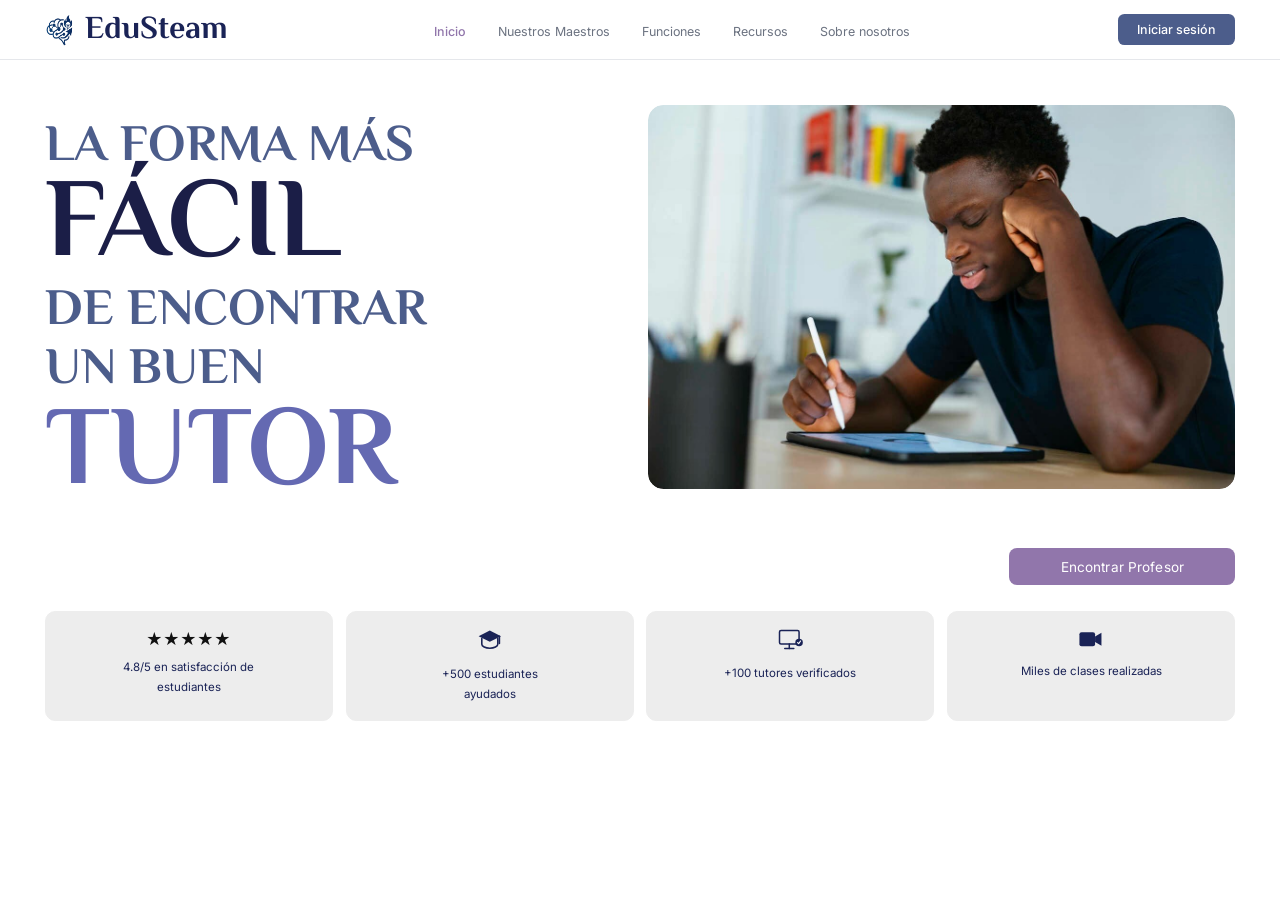
<file: index.html>
<!DOCTYPE html>
<html lang="es">

<head>
  <meta charset="UTF-8"/>
  <meta name="viewport" content="width=device-width, initial-scale=1.0"/>
  <title>EduSteam</title>
  <link href="https://fonts.googleapis.com/css2?family=El+Messiri:wght@400;500;600;700&family=Inter:wght@400;500;600&display=swap" rel="stylesheet">
  <link rel="stylesheet" href="style.css">

</head>

<body>

  <!-- NAVBAR -->
  <nav>
    <a class="logo" href="#">
        <img src="/images/logo.png" alt="Logo EduSteam" class="logo-icon">
        <span class="logo-text">EduSteam</span>
    </a>

    <ul class="nav-links">
      <li><a href="#" class="active">Inicio</a></li>
      <li><a href="#">Nuestros Maestros</a></li>
      <li><a href="funciones.html">Funciones</a></li>
      <li><a href="#">Recursos</a></li>
      <li><a href="sobre_nosotros.html">Sobre nosotros</a></li>
    </ul>

    <button class="btn-login" onclick="window.location.href='iniciar_sesion.html'">Iniciar sesión</button>
  </nav>

  <!-- HERO -->
  <div class="hero-section">
    <div class="hero-text">
      <span class="hero-line1">LA FORMA MÁS</span>
      <span class="hero-line2">FÁCIL</span>
      <span class="hero-line3">DE ENCONTRAR</span>
      <span class="hero-line4">UN BUEN</span>
      <span class="hero-line5">TUTOR</span>
    </div>
    <div class="hero-image-wrap">
      <img
        src="/images/chico_estudiando.jpeg"
        alt="Estudiante con tablet"
        onerror="this.style.background='#c7bfe8';this.removeAttribute('src')"
      />
    </div>
  </div>

  <!-- ENCONTRAR PROFESOR BUTTON -->
  <div class="btn-row">
    <button class="btn-encontrar">Encontrar Profesor</button>
  </div>

  <!-- STATS -->
  <div class="stats-row">
    <!-- Card 1: Stars -->
    <div class="stat-card">
      <span class="stat-stars">★★★★★</span>
      <span class="stat-text">4.8/5 en satisfacción de<br>estudiantes</span>
    </div>
    <!-- Card 2: Graduation icon -->
    <div class="stat-card">
      <span class="stat-icon">
        <svg width="32" height="28" viewBox="0 0 32 28" fill="none" xmlns="http://www.w3.org/2000/svg">
          <path d="M16 2L2 9l14 7 14-7-14-7z" fill="#1a2356"/>
          <path d="M6 12v7c0 2.5 4.5 5 10 5s10-2.5 10-5v-7" stroke="#1a2356" stroke-width="2" fill="none" stroke-linecap="round"/>
          <line x1="28" y1="9" x2="28" y2="18" stroke="#1a2356" stroke-width="2" stroke-linecap="round"/>
        </svg>
      </span>
      <span class="stat-text">+500 estudiantes<br>ayudados</span>
    </div>
    <!-- Card 3: Monitor icon -->
    <div class="stat-card">
      <span class="stat-icon">
        <svg width="34" height="28" viewBox="0 0 34 28" fill="none" xmlns="http://www.w3.org/2000/svg">
          <rect x="2" y="2" width="26" height="18" rx="2" stroke="#1a2356" stroke-width="2"/>
          <line x1="15" y1="20" x2="15" y2="26" stroke="#1a2356" stroke-width="2" stroke-linecap="round"/>
          <line x1="9" y1="26" x2="21" y2="26" stroke="#1a2356" stroke-width="2" stroke-linecap="round"/>
          <circle cx="28" cy="18" r="5" fill="#1a2356"/>
          <path d="M26 18l1.5 1.5L30 16" stroke="white" stroke-width="1.5" stroke-linecap="round" stroke-linejoin="round"/>
        </svg>
      </span>
      <span class="stat-text">+100 tutores verificados</span>
    </div>
    <!-- Card 4: Video icon -->
    <div class="stat-card">
      <span class="stat-icon">
        <svg width="36" height="26" viewBox="0 0 36 26" fill="none" xmlns="http://www.w3.org/2000/svg">
          <rect x="2" y="3" width="22" height="20" rx="3" fill="#1a2356"/>
          <path d="M24 9l9-5v18l-9-5V9z" fill="#1a2356"/>
        </svg>
      </span>
      <span class="stat-text">Miles de clases realizadas</span>
    </div>
  </div>

</body>
</html>
</file>
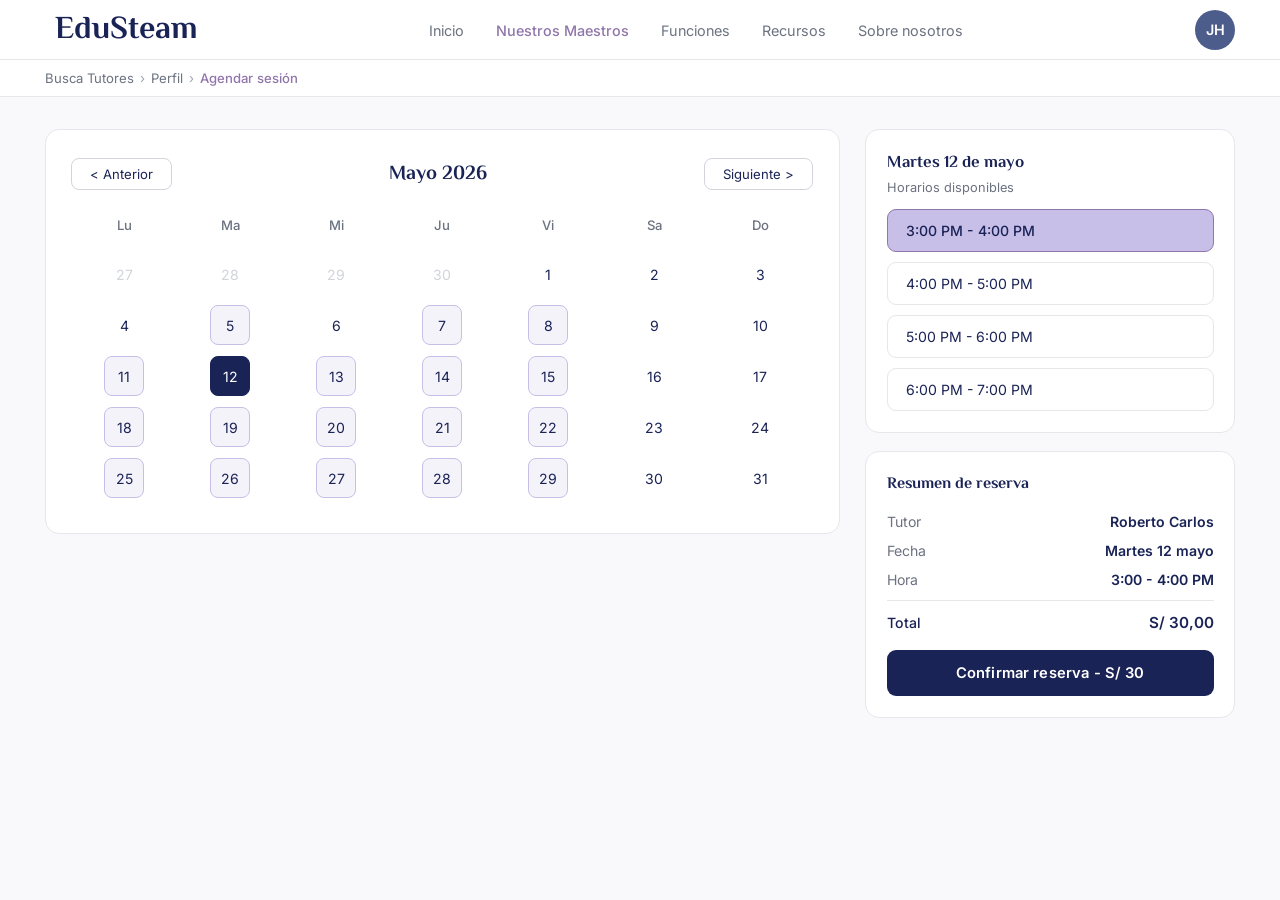
<file: agendar_sesion.html>
<!DOCTYPE html>
<html lang="es">
<head>
  <meta charset="UTF-8" />
  <meta name="viewport" content="width=device-width, initial-scale=1.0" />
  <title>EduSteam – Agendar sesión</title>
  <link rel="preconnect" href="https://fonts.googleapis.com" />
  <link rel="preconnect" href="https://fonts.gstatic.com" crossorigin />
  <link href="https://fonts.googleapis.com/css2?family=El+Messiri:wght@400;700;900&family=Inter:wght@300;400;500;600;700&display=swap" rel="stylesheet" />

  <style>
    *, *::before, *::after { box-sizing: border-box; margin: 0; padding: 0; }

    body {
      font-family: 'Inter', sans-serif;
      background: #f9f9fb;
      color: #1a2356;
    }

    /* ─── NAVBAR ─── */
    nav {
      display: flex;
      align-items: center;
      justify-content: space-between;
      padding: 0 clamp(24px, 3.5vw, 80px);
      height: clamp(60px, 5vh, 72px);
      border-bottom: 1px solid #e5e7eb;
      background: #fff;
    }
    .logo { display: flex; align-items: center; gap: 10px; text-decoration: none; }
    .logo-text {
      font-family: 'El Messiri', sans-serif;
      font-size: 2rem; font-weight: 700; color: #1a2356;
    }
    .logo-icon-svg { width: 38px; height: 38px; }
    .nav-links { display: flex; align-items: center; gap: clamp(20px, 2.5vw, 48px); list-style: none; }
    .nav-links a { text-decoration: none; font-size: 0.9rem; font-weight: 400; color: #6b7280; transition: color .2s; }
    .nav-links a.active { color: #9176AB; font-weight: 500; }
    .nav-links a:hover { color: #1a2356; }
    .nav-avatar {
      width: 40px; height: 40px; border-radius: 50%;
      background: #4C5D8B; color: #fff;
      font-size: 0.9rem; font-weight: 600;
      display: flex; align-items: center; justify-content: center;
    }

    /* ─── BREADCRUMB ─── */
    .breadcrumb {
      padding: 10px clamp(24px, 3.5vw, 80px);
      font-size: 0.82rem; color: #6b7280;
      border-bottom: 1px solid #e5e7eb;
      display: flex; align-items: center; gap: 6px;
      background: #fff;
    }
    .breadcrumb a { color: #6b7280; text-decoration: none; }
    .breadcrumb a:hover { color: #9176AB; }
    .breadcrumb-sep { color: #9ca3af; }
    .breadcrumb-current { color: #9176AB; font-weight: 500; }

    /* ─── LAYOUT PRINCIPAL ─── */
    .agendar-main {
      display: grid;
      grid-template-columns: 1fr clamp(280px, 30vw, 370px);
      gap: clamp(20px, 2vw, 32px);
      padding: clamp(24px, 2.5vw, 40px) clamp(24px, 3.5vw, 80px);
      align-items: start;
    }

    /* ─── CALENDARIO ─── */
    .calendario-wrap {
      background: #fff;
      border: 1.5px solid #e5e7eb;
      border-radius: 14px;
      padding: clamp(22px, 2.2vw, 38px) clamp(20px, 2vw, 36px);
    }
    .cal-header {
      display: flex; align-items: center;
      justify-content: space-between;
      margin-bottom: 24px;
    }
    .cal-nav-btn {
      background: #fff;
      border: 1.5px solid #d1d5db;
      border-radius: 8px;
      padding: 7px 18px;
      font-family: 'Inter', sans-serif;
      font-size: 0.82rem; color: #1a2356;
      cursor: pointer; transition: border-color .2s, background .2s;
    }
    .cal-nav-btn:hover { border-color: #9176AB; background: #f5f3fa; }
    .cal-month-title {
      font-family: 'El Messiri', sans-serif;
      font-size: 1.25rem; font-weight: 700; color: #1a2356;
    }

    /* Tabla */
    .cal-table { width: 100%; border-collapse: separate; border-spacing: 0 3px; }
    .cal-table thead th {
      font-size: 0.82rem; color: #6b7280; font-weight: 500;
      text-align: center; padding-bottom: 14px;
    }
    .cal-table tbody td { text-align: center; padding: 4px 3px; }

    .cal-day {
      display: inline-flex; align-items: center; justify-content: center;
      width: 40px; height: 40px;
      border-radius: 8px;
      font-family: 'Inter', sans-serif; font-size: 0.88rem;
      color: #1a2356; cursor: default;
      border: 1.5px solid transparent;
      transition: background .15s, border-color .15s, color .15s;
      user-select: none;
    }

    /* Días con horarios disponibles */
    .cal-day.disponible {
      border-color: #c7bfe8;
      background: #f5f3fa;
      cursor: pointer;
    }
    .cal-day.disponible:hover {
      background: #e8e3f0;
      border-color: #9176AB;
    }

    /* Día seleccionado */
    .cal-day.selected {
      background: #1a2356 !important;
      color: #fff !important;
      border-color: #1a2356 !important;
    }

    /* Días fuera del mes */
    .cal-day.otro-mes {
      color: #d1d5db; background: transparent; border-color: transparent;
    }

    /* ─── COLUMNA DERECHA ─── */
    .agendar-right {
      display: flex; flex-direction: column;
      gap: clamp(14px, 1.4vw, 20px);
    }

    /* ─── HORARIOS ─── */
    .horarios-wrap {
      background: #fff;
      border: 1.5px solid #e5e7eb;
      border-radius: 14px;
      padding: clamp(16px, 1.6vw, 24px);
    }
    .horarios-titulo {
      font-family: 'El Messiri', sans-serif;
      font-size: 1.05rem; font-weight: 700; color: #1a2356;
      margin-bottom: 4px;
    }
    .horarios-sub {
      font-size: 0.8rem; color: #6b7280;
      margin-bottom: 14px;
    }
    .horarios-list { list-style: none; display: flex; flex-direction: column; gap: 10px; }
    .horario-item {
      padding: 12px 18px;
      border: 1.5px solid #e5e7eb;
      border-radius: 9px;
      font-family: 'Inter', sans-serif; font-size: 0.88rem;
      color: #1a2356; cursor: pointer;
      transition: background .15s, border-color .15s;
    }
    .horario-item:hover:not(.selected) { border-color: #9176AB; background: #faf9fc; }
    .horario-item.selected {
      background: #c7bfe8; border-color: #9176AB;
      color: #1a2356; font-weight: 500;
    }

    /* ─── RESUMEN ─── */
    .resumen-wrap {
      background: #fff;
      border: 1.5px solid #e5e7eb;
      border-radius: 14px;
      padding: clamp(16px, 1.6vw, 24px);
    }
    .resumen-titulo {
      font-family: 'El Messiri', sans-serif;
      font-size: 1rem; font-weight: 700; color: #1a2356;
      margin-bottom: 16px;
    }
    .resumen-rows { display: flex; flex-direction: column; gap: 12px; margin-bottom: 18px; }
    .resumen-row { display: flex; justify-content: space-between; align-items: center; font-size: 0.88rem; }
    .resumen-label { color: #6b7280; font-weight: 400; }
    .resumen-value { color: #1a2356; font-weight: 600; }
    .resumen-total { padding-top: 12px; border-top: 1px solid #e5e7eb; }
    .resumen-total .resumen-label { color: #1a2356; font-weight: 500; }
    .resumen-total .resumen-value { font-size: 0.95rem; }

    .btn-confirmar {
      width: 100%;
      background: #1a2356; color: #fff; border: none;
      border-radius: 9px; padding: 14px 0;
      font-family: 'Inter', sans-serif; font-size: 0.92rem; font-weight: 600;
      cursor: pointer; transition: opacity .2s; letter-spacing: 0.01em;
    }
    .btn-confirmar:hover { opacity: 0.87; }

    /* Modal de confirmación centrado */
    .confirm-modal {
      position: fixed; inset: 0; display: flex; align-items: center; justify-content: center;
      z-index: 1200; pointer-events: none; opacity: 0; transition: opacity .18s ease;
    }
    .confirm-modal.show { pointer-events: auto; opacity: 1; }
    .confirm-modal-overlay {
      position: absolute; inset: 0; background: rgba(7,10,18,0.48); backdrop-filter: blur(4px);
      border-radius: 0;
    }
    .confirm-modal-box {
      position: relative; background: linear-gradient(180deg,#ffffff,#fbf9ff);
      padding: 22px; border-radius: 12px; width: min(560px,92%);
      box-shadow: 0 18px 50px rgba(17,24,39,0.25); transform: translateY(-6px);
      text-align: center; z-index: 2;
    }
    .confirm-modal.show .confirm-modal-box { transform: translateY(0); }
    .confirm-modal-box h3 { margin-bottom: 8px; font-family: 'El Messiri', sans-serif; color: #1a2356; font-size: 1.15rem; }
    .confirm-modal-box p { color: #374151; margin-bottom: 16px; font-weight: 600; }
    .confirm-modal-actions { display:flex; gap:10px; justify-content:center; }
    .btn-modal { background: linear-gradient(90deg,#9176AB,#6F5AAE); color: #fff; border: none; padding: 10px 18px; border-radius: 9px; cursor:pointer; font-weight:600; }
    .btn-modal:focus { outline: 2px solid rgba(145,118,171,0.25); }
    .btn-modal.secondary { background: transparent; color: #374151; border: 1px solid #e6e2ef; }

    @media (max-width: 860px) {
      .agendar-main { grid-template-columns: 1fr; }
      .nav-links { display: none; }
    }
  </style>
</head>
<body>

  <!-- ─── NAVBAR ─── -->
  <nav>
    <a href="index.html" class="logo">
      <svg class="images/logo.png" viewBox="0 0 52 52" fill="none" xmlns="http://www.w3.org/2000/svg">
        <rect width="52" height="52" rx="10" fill="#4C5D8B"/>
        <text x="50%" y="56%" dominant-baseline="middle" text-anchor="middle"
              font-family="El Messiri,sans-serif" font-size="22" font-weight="700" fill="#fff">E</text>
      </svg>
      <span class="logo-text">EduSteam</span>
    </a>
    <ul class="nav-links">
      <li><a href="index.html">Inicio</a></li>
      <li><a href="buscar_tutores.html" class="active">Nuestros Maestros</a></li>
      <li><a href="funciones.html">Funciones</a></li>
      <li><a href="#">Recursos</a></li>
      <li><a href="sobre_nosotros.html">Sobre nosotros</a></li>
    </ul>
    <div class="nav-avatar">JH</div>
  </nav>

  <!-- ─── BREADCRUMB ─── -->
  <div class="breadcrumb">
    <a href="buscar_tutores.html">Busca Tutores</a>
    <span class="breadcrumb-sep">›</span>
    <a href="perfil_usuario.html">Perfil</a>
    <span class="breadcrumb-sep">›</span>
    <span class="breadcrumb-current">Agendar sesión</span>
  </div>

  <!-- ─── CONTENIDO PRINCIPAL ─── -->
  <main class="agendar-main">

    <!-- Columna izquierda: Calendario -->
    <section class="calendario-wrap">
      <div class="cal-header">
        <button class="cal-nav-btn" id="btnAnterior">&lt; Anterior</button>
        <span class="cal-month-title" id="calMonthTitle">Mayo 2026</span>
        <button class="cal-nav-btn" id="btnSiguiente">Siguiente &gt;</button>
      </div>
      <table class="cal-table">
        <thead>
          <tr>
            <th>Lu</th><th>Ma</th><th>Mi</th><th>Ju</th><th>Vi</th><th>Sa</th><th>Do</th>
          </tr>
        </thead>
        <tbody id="calBody"></tbody>
      </table>
    </section>

    <!-- Columna derecha -->
    <div class="agendar-right">

      <section class="horarios-wrap">
        <h2 class="horarios-titulo" id="horariosTitulo">Lunes 12 de mayo</h2>
        <p class="horarios-sub">Horarios disponibles</p>
        <ul class="horarios-list" id="horariosList"></ul>
      </section>

      <section class="resumen-wrap">
        <h2 class="resumen-titulo">Resumen de reserva</h2>
        <div class="resumen-rows">
          <div class="resumen-row">
            <span class="resumen-label">Tutor</span>
            <span class="resumen-value">Roberto Carlos</span>
          </div>
          <div class="resumen-row">
            <span class="resumen-label">Fecha</span>
            <span class="resumen-value" id="resumenFecha">Lunes 12 mayo</span>
          </div>
          <div class="resumen-row">
            <span class="resumen-label">Hora</span>
            <span class="resumen-value" id="resumenHora">5:00 - 6:00 PM</span>
          </div>
          <div class="resumen-row resumen-total">
            <span class="resumen-label">Total</span>
            <span class="resumen-value">S/ 30,00</span>
          </div>
        </div>
        <button class="btn-confirmar" id="btnConfirmar">Confirmar reserva - S/ 30</button>
      </section>

    </div>
  </main>

  <!-- Modal de confirmación centrado -->
  <div id="confirmModal" class="confirm-modal" role="dialog" aria-modal="true" aria-hidden="true" tabindex="-1">
    <div class="confirm-modal-overlay" aria-hidden="true"></div>
    <div class="confirm-modal-box" role="document" aria-labelledby="confirmModalTitle">
      <h3 id="confirmModalTitle">Reserva confirmada</h3>
      <p id="confirmModalText">Tu reserva se ha realizado correctamente.</p>
      <div class="confirm-modal-actions">
        <button id="confirmModalClose" class="btn-modal">Aceptar</button>
      </div>
    </div>
  </div>
  

  <script>
    const MESES      = ['Enero','Febrero','Marzo','Abril','Mayo','Junio','Julio','Agosto','Septiembre','Octubre','Noviembre','Diciembre'];
    const MESES_C    = ['enero','febrero','marzo','abril','mayo','junio','julio','agosto','septiembre','octubre','noviembre','diciembre'];
    const DIAS_L     = ['Domingo','Lunes','Martes','Miércoles','Jueves','Viernes','Sábado'];
    const DISPONIBLES = new Set([5,7,8,11,12,13,14,15,18,19,20,21,22,25,26,27,28,29]);
    const HORARIOS    = ['3:00 PM - 4:00 PM','4:00 PM - 5:00 PM','5:00 PM - 6:00 PM','6:00 PM - 7:00 PM'];

    let viewYear  = 2026;
    let viewMonth = 4; // mayo (0-based)
    let selectedDay  = 12;
    let selectedHora = '5:00 PM - 6:00 PM';

    const calBody        = document.getElementById('calBody');
    const calMonthTitle  = document.getElementById('calMonthTitle');
    const horariosTitulo = document.getElementById('horariosTitulo');
    const horariosList   = document.getElementById('horariosList');
    const resumenFecha   = document.getElementById('resumenFecha');
    const resumenHora    = document.getElementById('resumenHora');

    function renderCalendar() {
      calMonthTitle.textContent = `${MESES[viewMonth]} ${viewYear}`;
      calBody.innerHTML = '';

      const firstWeekday = new Date(viewYear, viewMonth, 1).getDay();
      const startOffset  = firstWeekday === 0 ? 6 : firstWeekday - 1;
      const daysInMonth  = new Date(viewYear, viewMonth + 1, 0).getDate();
      const daysInPrev   = new Date(viewYear, viewMonth, 0).getDate();

      let dayCount  = 1;
      let nextCount = 1;

      for (let row = 0; row < 6; row++) {
        const tr = document.createElement('tr');
        let hasDay = false;

        for (let col = 0; col < 7; col++) {
          const cell = row * 7 + col;
          const td   = document.createElement('td');
          const span = document.createElement('span');
          span.classList.add('cal-day');

          if (cell < startOffset) {
            span.textContent = daysInPrev - startOffset + cell + 1;
            span.classList.add('otro-mes');
            hasDay = true;
          } else if (dayCount <= daysInMonth) {
            const d = dayCount;
            span.textContent = d;
            if (DISPONIBLES.has(d)) {
              span.classList.add('disponible');
              span.addEventListener('click', () => selectDay(d));
            }
            if (d === selectedDay) span.classList.add('selected');
            dayCount++;
            hasDay = true;
          } else {
            span.textContent = nextCount++;
            span.classList.add('otro-mes');
            hasDay = true;
          }

          td.appendChild(span);
          tr.appendChild(td);
        }

        if (hasDay) calBody.appendChild(tr);
        if (dayCount > daysInMonth && row >= 4) break;
      }
    }

    function selectDay(d) {
      selectedDay = d;
      renderCalendar();
      renderHorarios(d);
    }

    function renderHorarios(d) {
      const fecha = new Date(viewYear, viewMonth, d);
      horariosTitulo.textContent = `${DIAS_L[fecha.getDay()]} ${d} de ${MESES_C[viewMonth]}`;
      selectedHora = HORARIOS[0];
      horariosList.innerHTML = '';
      HORARIOS.forEach(h => {
        const li = document.createElement('li');
        li.className = 'horario-item' + (h === selectedHora ? ' selected' : '');
        li.dataset.hora = h;
        li.textContent = h;
        li.addEventListener('click', () => selectHora(h));
        horariosList.appendChild(li);
      });
      updateResumen(d);
    }

    function selectHora(h) {
      selectedHora = h;
      horariosList.querySelectorAll('.horario-item').forEach(li => {
        li.classList.toggle('selected', li.dataset.hora === h);
      });
      updateResumen(selectedDay);
    }

    function updateResumen(d) {
      const fecha = new Date(viewYear, viewMonth, d);
      resumenFecha.textContent = `${DIAS_L[fecha.getDay()]} ${d} ${MESES_C[viewMonth]}`;
      // "5:00 PM - 6:00 PM" → "5:00 - 6:00 PM"
      const parts = selectedHora.split(' - ');
      resumenHora.textContent = parts[0].replace(' PM','').replace(' AM','') + ' - ' + parts[1];
    }

    document.getElementById('btnAnterior').addEventListener('click', () => {
      viewMonth--; if (viewMonth < 0) { viewMonth = 11; viewYear--; }
      selectedDay = null; renderCalendar();
    });
    document.getElementById('btnSiguiente').addEventListener('click', () => {
      viewMonth++; if (viewMonth > 11) { viewMonth = 0; viewYear++; }
      selectedDay = null; renderCalendar();
    });

    const btnConfirmar = document.getElementById('btnConfirmar');
    const confirmModal = document.getElementById('confirmModal');
    const confirmModalText = document.getElementById('confirmModalText');
    const confirmModalClose = document.getElementById('confirmModalClose');

    function openConfirmModal(text) {
      if (confirmModalText) confirmModalText.textContent = text;
      if (confirmModal) {
        confirmModal.classList.add('show');
        confirmModal.removeAttribute('aria-hidden');
        confirmModal.focus();
      }
    }

    function closeConfirmModal() {
      if (confirmModal) {
        confirmModal.classList.remove('show');
        confirmModal.setAttribute('aria-hidden', 'true');
      }
    }

    if (btnConfirmar) {
      btnConfirmar.addEventListener('click', () => {
        const msg = `Reserva confirmada — Fecha: ${resumenFecha.textContent} · Hora: ${resumenHora.textContent}`;
        openConfirmModal(msg);
      });
    }

    if (confirmModalClose) confirmModalClose.addEventListener('click', closeConfirmModal);
    document.addEventListener('keydown', (e) => { if (e.key === 'Escape') closeConfirmModal(); });

    // Init
    renderCalendar();
    renderHorarios(selectedDay);
  </script>
</body>
</html>
</file>
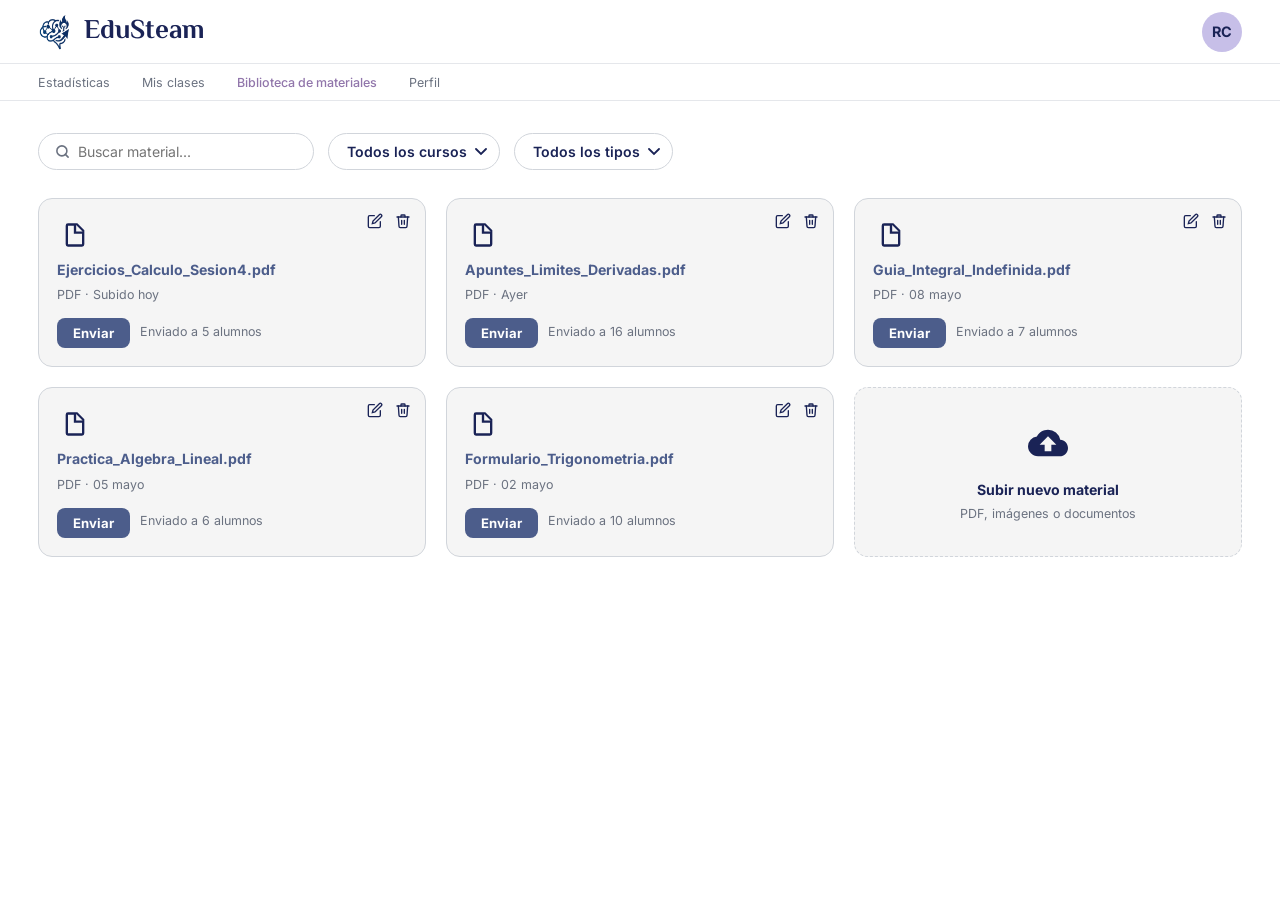
<file: biblioteca_materiales.html>
<!DOCTYPE html>
<html lang="es">
<head>
  <meta charset="UTF-8"/>
  <meta name="viewport" content="width=device-width, initial-scale=1.0"/>
  <title>Mi Biblioteca - EduSteam</title>
  <link href="https://fonts.googleapis.com/css2?family=El+Messiri:wght@400;500;600;700&family=Inter:wght@400;500;600;700&display=swap" rel="stylesheet"/>
  <link rel="stylesheet" href="style.css"/>
  <style>
    body { background:#fff; }

    .app-nav {
      display:flex; align-items:center; justify-content:space-between;
      padding:0 clamp(20px,3vw,48px); height:64px;
      border-bottom:1px solid #e5e7eb; background:#fff;
    }
    .app-logo { display:flex; align-items:center; gap:10px; text-decoration:none; }
    .app-logo img { width:36px; height:36px; }
    .app-logo span { font-family:'El Messiri',sans-serif; font-size:1.7rem; font-weight:700; color:#1a2356; }
    .profile-dropdown {
      position:relative;
      display:inline-block;
    }
    .avatar-btn {
      width:40px; height:40px; border-radius:50%;
      background:#c7bfe8; border:none; cursor:pointer;
      font-family:'Inter',sans-serif; font-weight:700; font-size:.9rem; color:#1a2356;
    }
    .profile-menu {
      position:absolute;
      right:0;
      top:calc(100% + 10px);
      min-width:160px;
      background:#fff;
      border:1px solid #e5e7eb;
      border-radius:14px;
      box-shadow:0 16px 40px rgba(15, 23, 42, 0.12);
      overflow:hidden;
      z-index:20;
      display:none;
    }
    .profile-menu.active { display:block; }
    .profile-menu button {
      width:100%;
      border:none;
      background:transparent;
      text-align:left;
      padding:12px 16px;
      font-family:'Inter',sans-serif;
      font-size:.92rem;
      color:#1a2356;
      cursor:pointer;
    }
    .profile-menu button:hover {
      background:#f3f4f6;
    }
    .profile-menu .menu-title {
      font-size:.82rem;
      font-weight:700;
      color:#6b7280;
      padding:12px 16px 4px;
      border-bottom:1px solid #f3f4f6;
      background:#fff;
    }
    .breadcrumb {
      padding:10px clamp(20px,3vw,48px);
      font-size:.85rem; color:#6b7280;
      border-bottom:1px solid #e5e7eb;
    }
    .breadcrumb a { color:#6b7280; text-decoration:none; }
    .breadcrumb span { color:#4C5D8B; font-weight:600; }

    .page-body {
      padding:clamp(16px,2.5vw,36px) clamp(20px,3vw,48px);
    }

    /* filters */
    .filters {
      display:flex; gap:14px; align-items:center; margin-bottom:28px; flex-wrap:wrap;
    }
    .search-box {
      display:flex; align-items:center; gap:8px;
      border:1.5px solid #d1d5db; border-radius:99px;
      padding:9px 16px; background:#fff; min-width:220px;
    }
    .search-box input {
      border:none; outline:none; font-family:'Inter',sans-serif;
      font-size:.88rem; color:#6b7280; background:transparent; width:100%;
    }
    .search-box svg { color:#6b7280; flex-shrink:0; }

    .filter-select {
      border:1.5px solid #d1d5db; border-radius:99px;
      padding:9px 18px; font-family:'Inter',sans-serif;
      font-size:.88rem; font-weight:600; color:#1a2356;
      background:#fff; cursor:pointer; appearance:none;
      padding-right:32px;
      background-image:url("data:image/svg+xml,%3Csvg xmlns='http://www.w3.org/2000/svg' width='12' height='8' fill='none'%3E%3Cpath d='M1 1l5 5 5-5' stroke='%231a2356' stroke-width='1.8' stroke-linecap='round'/%3E%3C/svg%3E");
      background-repeat:no-repeat; background-position:right 12px center;
      outline:none;
    }

    /* grid */
    .materials-grid {
      display:grid; grid-template-columns:repeat(3,1fr); gap:20px;
    }

    .mat-card {
      border:1.5px solid #d1d5db; border-radius:14px;
      padding:18px; background:#F5F5F5;
      position:relative; min-height:160px;
      display:flex; flex-direction:column; gap:8px;
    }

    .mat-actions {
      position:absolute; top:12px; right:12px;
      display:flex; gap:8px;
    }
    .mat-actions button {
      background:none; border:none; cursor:pointer; padding:2px;
      color:#1a2356; font-size:1rem;
    }

    .mat-icon {
      width:36px; height:36px; display:flex; align-items:center;
      justify-content:center; color:#1a2356;
    }

    .mat-name {
      font-size:.88rem; font-weight:700; color:#4C5D8B;
      word-break:break-all; line-height:1.3;
    }
    .mat-meta { font-size:.78rem; color:#6b7280; }

    .btn-enviar {
      display:inline-flex; align-items:center; gap:6px;
      background:#4C5D8B; color:#fff;
      border:none; border-radius:8px;
      padding:7px 16px; font-size:.82rem; font-weight:700;
      cursor:pointer; font-family:'Inter',sans-serif;
      margin-top:4px; width:fit-content;
    }
    .btn-enviar:hover { background:#1a2356; }

    .mat-sent { font-size:.78rem; color:#6b7280; }

    /* upload card */
    .mat-card.upload {
      background:#F5F5F5; border-style:dashed;
      align-items:center; justify-content:center;
      cursor:pointer; text-align:center;
    }
    .upload-icon { color:#1a2356; margin-bottom:6px; }
    .upload-title { font-size:.88rem; font-weight:700; color:#1a2356; }
    .upload-sub { font-size:.78rem; color:#6b7280; }

    @media(max-width:900px){ .materials-grid { grid-template-columns:1fr 1fr; } }
    @media(max-width:580px){ .materials-grid { grid-template-columns:1fr; } }
  </style>
</head>
<body>

  <nav class="app-nav">
    <a class="app-logo" href="index.html">
      <img src="images/logo.png" alt="EduSteam">
      <span>EduSteam</span>

    </a>
    <div class="profile-dropdown">
      <button class="avatar-btn" id="profileButton" aria-haspopup="true" aria-expanded="false">RC</button>
      <div class="profile-menu" id="profileMenu" role="menu" aria-label="Opciones de perfil">
        <div class="menu-title">Seleccionar perfil</div>
        <button type="button" data-profile="Estudiante">Estudiante</button>
        <button type="button" data-profile="Tutor">Tutor</button>
        <button type="button" data-profile="Padre de Familia">Padre de Familia</button>
      </div>
    </div>
  </nav>

  <div class="breadcrumb">
    <ul class="nav-links">
      <li><a href="estadisticas_tutor.html">Estadísticas</a></li>
      <li><a href="clases_tutor.html">Mis clases</a></li>
      <li><a href="biblioteca_materiales.html" class="active">Biblioteca de materiales</a></li>
      <li><a href="perfil_tutor.html">Perfil</a></li>
      </ul>
  </div>

  

  <div class="page-body">

    <!-- FILTERS -->
    <div class="filters">
      <div class="search-box">
        <svg width="15" height="15" viewBox="0 0 24 24" fill="none" stroke="currentColor" stroke-width="2.5" stroke-linecap="round">
          <circle cx="11" cy="11" r="8"/><line x1="21" y1="21" x2="16.65" y2="16.65"/>
        </svg>
        <input type="text" placeholder="Buscar material..." oninput="filterCards(this.value)">
      </div>
      <select class="filter-select">
        <option>Todos los cursos</option>
        <option>Cálculo</option>
        <option>Álgebra</option>
        <option>Trigonometría</option>
      </select>
      <select class="filter-select">
        <option>Todos los tipos</option>
        <option>PDF</option>
        <option>Imagen</option>
        <option>Documento</option>
      </select>
    </div>

    <!-- GRID -->
    <div class="materials-grid" id="grid">

      <div class="mat-card" data-name="ejercicios calculo sesion4">
        <div class="mat-actions">
          <button title="Editar" onclick="editarMaterial(this)">
            <svg width="16" height="16" viewBox="0 0 24 24" fill="none" stroke="currentColor" stroke-width="2" stroke-linecap="round"><path d="M11 4H4a2 2 0 0 0-2 2v14a2 2 0 0 0 2 2h14a2 2 0 0 0 2-2v-7"/><path d="M18.5 2.5a2.121 2.121 0 0 1 3 3L12 15l-4 1 1-4 9.5-9.5z"/></svg>
          </button>
          <button title="Eliminar" onclick="eliminarMaterial(this)">
            <svg width="16" height="16" viewBox="0 0 24 24" fill="none" stroke="currentColor" stroke-width="2" stroke-linecap="round"><polyline points="3 6 5 6 21 6"/><path d="M19 6l-1 14a2 2 0 0 1-2 2H8a2 2 0 0 1-2-2L5 6"/><path d="M10 11v6M14 11v6"/><path d="M9 6V4a1 1 0 0 1 1-1h4a1 1 0 0 1 1 1v2"/></svg>
          </button>
        </div>
        <div class="mat-icon">
          <svg width="28" height="28" viewBox="0 0 24 24" fill="currentColor"><path d="M14 2H6a2 2 0 0 0-2 2v16a2 2 0 0 0 2 2h12a2 2 0 0 0 2-2V8l-6-6zm-1 1.5L18.5 9H13V3.5zM6 20V4h5v7h7v9H6z"/></svg>
        </div>
        <div class="mat-name">Ejercicios_Calculo_Sesion4.pdf</div>
        <div class="mat-meta">PDF · Subido hoy</div>
        <div style="display:flex;align-items:center;gap:10px;margin-top:4px;">
          <button class="btn-enviar">Enviar</button>
          <span class="mat-sent">Enviado a 5 alumnos</span>
        </div>
      </div>

      <div class="mat-card" data-name="apuntes limites derivadas">
        <div class="mat-actions">
          <button title="Editar" onclick="editarMaterial(this)">
            <svg width="16" height="16" viewBox="0 0 24 24" fill="none" stroke="currentColor" stroke-width="2" stroke-linecap="round"><path d="M11 4H4a2 2 0 0 0-2 2v14a2 2 0 0 0 2 2h14a2 2 0 0 0 2-2v-7"/><path d="M18.5 2.5a2.121 2.121 0 0 1 3 3L12 15l-4 1 1-4 9.5-9.5z"/></svg>
          </button>
          <button title="Eliminar" onclick="eliminarMaterial(this)">
            <svg width="16" height="16" viewBox="0 0 24 24" fill="none" stroke="currentColor" stroke-width="2" stroke-linecap="round"><polyline points="3 6 5 6 21 6"/><path d="M19 6l-1 14a2 2 0 0 1-2 2H8a2 2 0 0 1-2-2L5 6"/><path d="M10 11v6M14 11v6"/><path d="M9 6V4a1 1 0 0 1 1-1h4a1 1 0 0 1 1 1v2"/></svg>
          </button>
        </div>
        <div class="mat-icon">
          <svg width="28" height="28" viewBox="0 0 24 24" fill="currentColor"><path d="M14 2H6a2 2 0 0 0-2 2v16a2 2 0 0 0 2 2h12a2 2 0 0 0 2-2V8l-6-6zm-1 1.5L18.5 9H13V3.5zM6 20V4h5v7h7v9H6z"/></svg>
        </div>
        <div class="mat-name">Apuntes_Limites_Derivadas.pdf</div>
        <div class="mat-meta">PDF · Ayer</div>
        <div style="display:flex;align-items:center;gap:10px;margin-top:4px;">
          <button class="btn-enviar">Enviar</button>
          <span class="mat-sent">Enviado a 16 alumnos</span>
        </div>
      </div>

      <div class="mat-card" data-name="guia integral indefinida">
        <div class="mat-actions">
          <button title="Editar">
            <svg width="16" height="16" viewBox="0 0 24 24" fill="none" stroke="currentColor" stroke-width="2" stroke-linecap="round"><path d="M11 4H4a2 2 0 0 0-2 2v14a2 2 0 0 0 2 2h14a2 2 0 0 0 2-2v-7"/><path d="M18.5 2.5a2.121 2.121 0 0 1 3 3L12 15l-4 1 1-4 9.5-9.5z"/></svg>
          </button>
          <button title="Eliminar">
            <svg width="16" height="16" viewBox="0 0 24 24" fill="none" stroke="currentColor" stroke-width="2" stroke-linecap="round"><polyline points="3 6 5 6 21 6"/><path d="M19 6l-1 14a2 2 0 0 1-2 2H8a2 2 0 0 1-2-2L5 6"/><path d="M10 11v6M14 11v6"/><path d="M9 6V4a1 1 0 0 1 1-1h4a1 1 0 0 1 1 1v2"/></svg>
          </button>
        </div>
        <div class="mat-icon">
          <svg width="28" height="28" viewBox="0 0 24 24" fill="currentColor"><path d="M14 2H6a2 2 0 0 0-2 2v16a2 2 0 0 0 2 2h12a2 2 0 0 0 2-2V8l-6-6zm-1 1.5L18.5 9H13V3.5zM6 20V4h5v7h7v9H6z"/></svg>
        </div>
        <div class="mat-name">Guia_Integral_Indefinida.pdf</div>
        <div class="mat-meta">PDF · 08 mayo</div>
        <div style="display:flex;align-items:center;gap:10px;margin-top:4px;">
          <button class="btn-enviar">Enviar</button>
          <span class="mat-sent">Enviado a 7 alumnos</span>
        </div>
      </div>

      <div class="mat-card" data-name="practica algebra lineal">
        <div class="mat-actions">
          <button title="Editar" onclick="editarMaterial(this)">
            <svg width="16" height="16" viewBox="0 0 24 24" fill="none" stroke="currentColor" stroke-width="2" stroke-linecap="round"><path d="M11 4H4a2 2 0 0 0-2 2v14a2 2 0 0 0 2 2h14a2 2 0 0 0 2-2v-7"/><path d="M18.5 2.5a2.121 2.121 0 0 1 3 3L12 15l-4 1 1-4 9.5-9.5z"/></svg>
          </button>
          <button title="Eliminar" onclick="eliminarMaterial(this)">
            <svg width="16" height="16" viewBox="0 0 24 24" fill="none" stroke="currentColor" stroke-width="2" stroke-linecap="round"><polyline points="3 6 5 6 21 6"/><path d="M19 6l-1 14a2 2 0 0 1-2 2H8a2 2 0 0 1-2-2L5 6"/><path d="M10 11v6M14 11v6"/><path d="M9 6V4a1 1 0 0 1 1-1h4a1 1 0 0 1 1 1v2"/></svg>
          </button>
        </div>
        <div class="mat-icon">
          <svg width="28" height="28" viewBox="0 0 24 24" fill="currentColor"><path d="M14 2H6a2 2 0 0 0-2 2v16a2 2 0 0 0 2 2h12a2 2 0 0 0 2-2V8l-6-6zm-1 1.5L18.5 9H13V3.5zM6 20V4h5v7h7v9H6z"/></svg>
        </div>
        <div class="mat-name">Practica_Algebra_Lineal.pdf</div>
        <div class="mat-meta">PDF · 05 mayo</div>
        <div style="display:flex;align-items:center;gap:10px;margin-top:4px;">
          <button class="btn-enviar">Enviar</button>
          <span class="mat-sent">Enviado a 6 alumnos</span>
        </div>
      </div>

      <div class="mat-card" data-name="formulario trigonometria">
        <div class="mat-actions">
          <button title="Editar" onclick="editarMaterial(this)">
            <svg width="16" height="16" viewBox="0 0 24 24" fill="none" stroke="currentColor" stroke-width="2" stroke-linecap="round"><path d="M11 4H4a2 2 0 0 0-2 2v14a2 2 0 0 0 2 2h14a2 2 0 0 0 2-2v-7"/><path d="M18.5 2.5a2.121 2.121 0 0 1 3 3L12 15l-4 1 1-4 9.5-9.5z"/></svg>
          </button>
          <button title="Eliminar" onclick="eliminarMaterial(this)">
            <svg width="16" height="16" viewBox="0 0 24 24" fill="none" stroke="currentColor" stroke-width="2" stroke-linecap="round"><polyline points="3 6 5 6 21 6"/><path d="M19 6l-1 14a2 2 0 0 1-2 2H8a2 2 0 0 1-2-2L5 6"/><path d="M10 11v6M14 11v6"/><path d="M9 6V4a1 1 0 0 1 1-1h4a1 1 0 0 1 1 1v2"/></svg>
          </button>
        </div>
        <div class="mat-icon">
          <svg width="28" height="28" viewBox="0 0 24 24" fill="currentColor"><path d="M14 2H6a2 2 0 0 0-2 2v16a2 2 0 0 0 2 2h12a2 2 0 0 0 2-2V8l-6-6zm-1 1.5L18.5 9H13V3.5zM6 20V4h5v7h7v9H6z"/></svg>
        </div>
        <div class="mat-name">Formulario_Trigonometria.pdf</div>
        <div class="mat-meta">PDF · 02 mayo</div>
        <div style="display:flex;align-items:center;gap:10px;margin-top:4px;">
          <button class="btn-enviar">Enviar</button>
          <span class="mat-sent">Enviado a 10 alumnos</span>
        </div>
      </div>

      <!-- upload card -->
      <div class="mat-card upload" onclick="document.getElementById('fileInput').click()">
        <div class="upload-icon">
          <svg width="40" height="40" viewBox="0 0 24 24" fill="currentColor">
            <path d="M19.35 10.04A7.49 7.49 0 0 0 12 4C9.11 4 6.6 5.64 5.35 8.04A5.994 5.994 0 0 0 0 14c0 3.31 2.69 6 6 6h13c2.76 0 5-2.24 5-5 0-2.64-2.05-4.78-4.65-4.96zM14 13v4h-4v-4H7l5-5 5 5h-3z"/>
          </svg>
        </div>
        <div class="upload-title">Subir nuevo material</div>
        <div class="upload-sub">PDF, imágenes o documentos</div>
        <input type="file" id="fileInput" style="display:none" accept=".pdf,.doc,.docx,.jpg,.png">
      </div>

    </div>
  </div>

  <script>
    function filterCards(q) {
      document.querySelectorAll('.mat-card:not(.upload)').forEach(card => {
        const name = card.dataset.name || '';
        card.style.display = name.includes(q.toLowerCase()) ? '' : 'none';
      });
    }
    function editarMaterial(btn) {
      const card = btn.closest('.mat-card');
      const nameEl = card.querySelector('.mat-name');
      const nuevo = prompt('Nuevo nombre:', nameEl.textContent);
      if (nuevo && nuevo.trim()) nameEl.textContent = nuevo.trim();
    }
    function eliminarMaterial(btn) {
      const card = btn.closest('.mat-card');
      const nombre = card.querySelector('.mat-name').textContent;
      if (confirm('¿Eliminar "' + nombre + '"?')) {
        card.style.transition = 'opacity .3s';
        card.style.opacity = '0';
        setTimeout(() => card.remove(), 300);
      }
    }

    const profileButton = document.getElementById('profileButton');
    const profileMenu = document.getElementById('profileMenu');

    if (profileButton && profileMenu) {
      profileButton.addEventListener('click', (event) => {
        event.stopPropagation();
        const expanded = profileButton.getAttribute('aria-expanded') === 'true';
        profileButton.setAttribute('aria-expanded', String(!expanded));
        profileMenu.classList.toggle('active');
      });

      const profileItems = profileMenu.querySelectorAll('button[data-profile]');
      profileItems.forEach((item) => {
        item.addEventListener('click', selectProfile);
      });

      document.addEventListener('click', (event) => {
        if (!profileMenu.classList.contains('active')) return;
        if (!profileButton.contains(event.target) && !profileMenu.contains(event.target)) {
          profileMenu.classList.remove('active');
          profileButton.setAttribute('aria-expanded', 'false');
        }
      });
    }

    function selectProfile(event) {
      const profile = event.currentTarget.dataset.profile;
      if (!profile) return;
      const targetPages = {
        'Estudiante': 'progreso.html',
        'Tutor': 'estadisticas_tutor.html',
        'Padre de Familia': 'seguimiento_padre.html'
      };
      profileMenu.classList.remove('active');
      profileButton.setAttribute('aria-expanded', 'false');
      const targetPage = targetPages[profile];
      if (targetPage) {
        window.location.href = targetPage;
      }
    }
  </script>

</body>
</html>
</file>
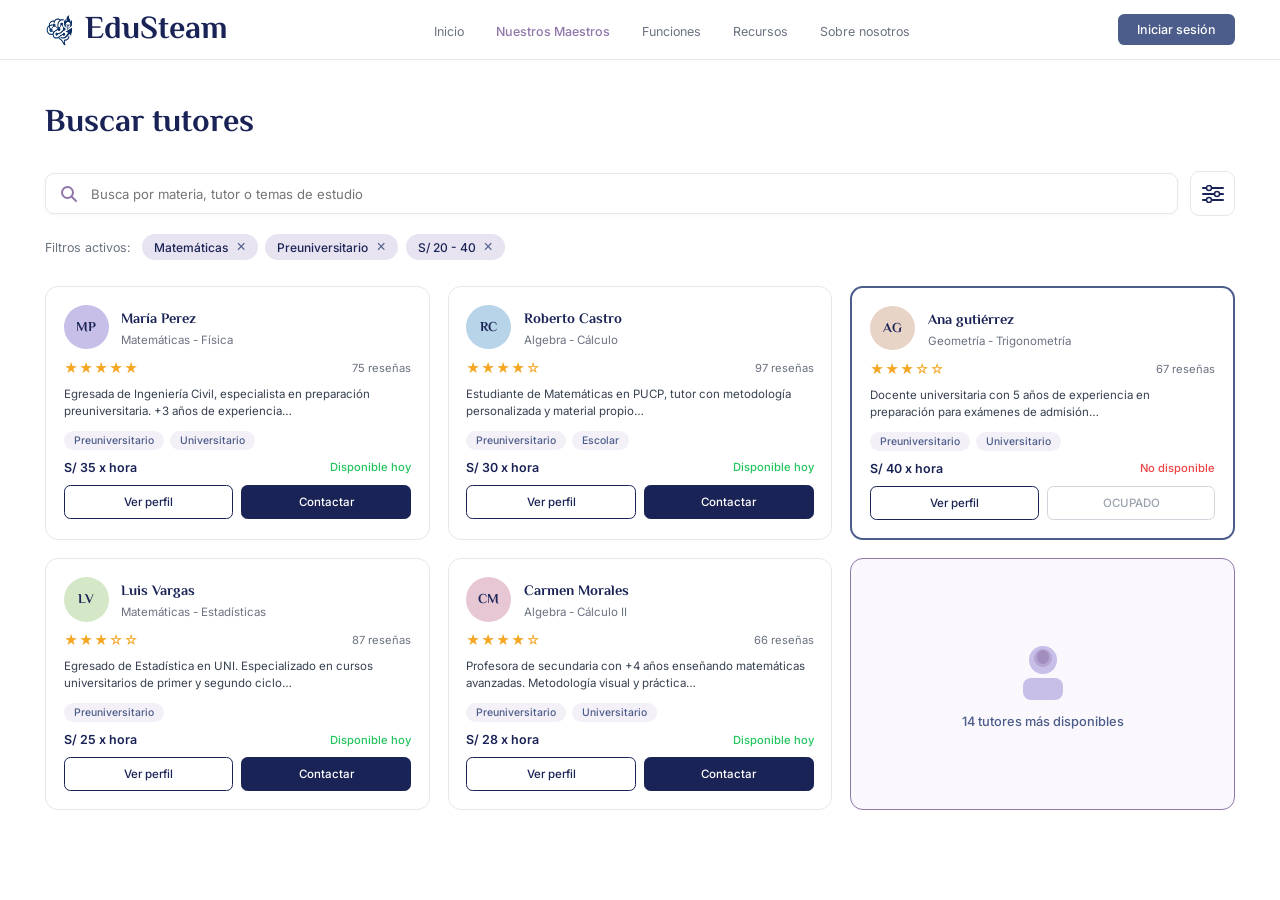
<file: buscar_tutores.html>
<!DOCTYPE html>
<html lang="es">

<head>
  <meta charset="UTF-8"/>
  <meta name="viewport" content="width=device-width, initial-scale=1.0"/>
  <title>EduSteam – Buscar Tutores</title>
  <link href="https://fonts.googleapis.com/css2?family=El+Messiri:wght@400;500;600;700&family=Inter:wght@400;500;600&display=swap" rel="stylesheet">
  <link rel="stylesheet" href="style.css">
</head>

<body>

  <!-- NAVBAR (idéntico al index) -->
  <nav>
    <a class="logo" href="index.html">
      <img src="images/logo.png" alt="Logo EduSteam" class="logo-icon">
      <span class="logo-text">EduSteam</span>
    </a>
    <ul class="nav-links">
      <li><a href="index.html">Inicio</a></li>
      <li><a href="buscar_tutores.html" class="active">Nuestros Maestros</a></li>
      <li><a href="funciones.html">Funciones</a></li>
      <li><a href="recursos.html">Recursos</a></li>
      <li><a href="sobre_nosotros.html">Sobre nosotros</a></li>
    </ul>
    <button class="btn-login" onclick="window.location.href='iniciar_sesion.html'">Iniciar sesión</button>

  </nav>

  <!-- CONTENIDO PRINCIPAL -->
  <main class="search-main">

    <h1 class="search-title">Buscar tutores</h1>

    <!-- BARRA DE BÚSQUEDA -->
    <div class="search-bar-wrap">
      <svg class="search-icon" width="20" height="20" viewBox="0 0 20 20" fill="none">
        <circle cx="8.5" cy="8.5" r="5.5" stroke="#9176AB" stroke-width="2"/>
        <line x1="12.5" y1="12.5" x2="17" y2="17" stroke="#9176AB" stroke-width="2" stroke-linecap="round"/>
      </svg>
      <input
        id="searchInput"
        class="search-bar"
        type="text"
        placeholder="Busca por materia, tutor o temas de estudio"
      />
      <button class="filter-btn" id="filterBtn" aria-label="Filtros">
        <svg width="22" height="18" viewBox="0 0 22 18" fill="none">
          <line x1="1" y1="3" x2="21" y2="3" stroke="#1a2356" stroke-width="2" stroke-linecap="round"/>
          <line x1="1" y1="9" x2="21" y2="9" stroke="#1a2356" stroke-width="2" stroke-linecap="round"/>
          <line x1="1" y1="15" x2="21" y2="15" stroke="#1a2356" stroke-width="2" stroke-linecap="round"/>
          <circle cx="7" cy="3" r="2.5" fill="#fff" stroke="#1a2356" stroke-width="1.5"/>
          <circle cx="15" cy="9" r="2.5" fill="#fff" stroke="#1a2356" stroke-width="1.5"/>
          <circle cx="7" cy="15" r="2.5" fill="#fff" stroke="#1a2356" stroke-width="1.5"/>
        </svg>
      </button>
    </div>

    <!-- FILTROS ACTIVOS -->
    <div class="filters-row">
      <span class="filters-label">Filtros activos:</span>
      <span class="filter-chip">Matemáticas <button class="chip-close" aria-label="Quitar filtro">×</button></span>
      <span class="filter-chip">Preuniversitario <button class="chip-close" aria-label="Quitar filtro">×</button></span>
      <span class="filter-chip">S/ 20 - 40 <button class="chip-close" aria-label="Quitar filtro">×</button></span>
    </div>

    <!-- GRID DE TUTORES -->
    <div class="tutors-grid">

      <!-- Card 1 -->
      <div class="tutor-card">
        <div class="card-header">
          <div class="card-avatar" style="background:#c7bfe8;">MP</div>
          <div class="card-info">
            <span class="card-name">María Perez</span>
            <span class="card-subject">Matemáticas - Física</span>
          </div>
        </div>
        <div class="card-rating">
          <span class="stars">★★★★★</span>
          <span class="reviews">75 reseñas</span>
        </div>
        <p class="card-desc">Egresada de Ingeniería Civil, especialista en preparación preuniversitaria. +3 años de experiencia…</p>
        <div class="card-tags">
          <span class="tag">Preuniversitario</span>
          <span class="tag">Universitario</span>
        </div>
        <div class="card-footer">
          <span class="card-price">S/ 35 x hora</span>
          <span class="card-avail available">Disponible hoy</span>
        </div>
        <div class="card-actions">
          <button class="btn-perfil">Ver perfil</button>
          <button class="btn-contactar">Contactar</button>
        </div>
      </div>

      <!-- Card 2 -->
      <div class="tutor-card">
        <div class="card-header">
          <div class="card-avatar" style="background:#b8d4e8;">RC</div>
          <div class="card-info">
            <span class="card-name">Roberto Castro</span>
            <span class="card-subject">Algebra - Cálculo</span>
          </div>
        </div>
        <div class="card-rating">
          <span class="stars">★★★★☆</span>
          <span class="reviews">97 reseñas</span>
        </div>
        <p class="card-desc">Estudiante de Matemáticas en PUCP, tutor con metodología personalizada y material propio…</p>
        <div class="card-tags">
          <span class="tag">Preuniversitario</span>
          <span class="tag">Escolar</span>
        </div>
        <div class="card-footer">
          <span class="card-price">S/ 30 x hora</span>
          <span class="card-avail available">Disponible hoy</span>
        </div>
        <div class="card-actions">
          <button class="btn-perfil">Ver perfil</button>
          <button class="btn-contactar">Contactar</button>
        </div>
      </div>

      <!-- Card 3 – No disponible (borde destacado) -->
      <div class="tutor-card tutor-card--highlighted">
        <div class="card-header">
          <div class="card-avatar" style="background:#e8d4c7;">AG</div>
          <div class="card-info">
            <span class="card-name">Ana gutiérrez</span>
            <span class="card-subject">Geometría - Trigonometría</span>
          </div>
        </div>
        <div class="card-rating">
          <span class="stars">★★★☆☆</span>
          <span class="reviews">67 reseñas</span>
        </div>
        <p class="card-desc">Docente universitaria con 5 años de experiencia en preparación para exámenes de admisión…</p>
        <div class="card-tags">
          <span class="tag">Preuniversitario</span>
          <span class="tag">Universitario</span>
        </div>
        <div class="card-footer">
          <span class="card-price">S/ 40 x hora</span>
          <span class="card-avail unavailable">No disponible</span>
        </div>
        <div class="card-actions">
          <button class="btn-perfil">Ver perfil</button>
          <button class="btn-ocupado" disabled>OCUPADO</button>
        </div>
      </div>

      <!-- Card 4 -->
      <div class="tutor-card">
        <div class="card-header">
          <div class="card-avatar" style="background:#d4e8c7;">LV</div>
          <div class="card-info">
            <span class="card-name">Luis Vargas</span>
            <span class="card-subject">Matemáticas - Estadísticas</span>
          </div>
        </div>
        <div class="card-rating">
          <span class="stars">★★★☆☆</span>
          <span class="reviews">87 reseñas</span>
        </div>
        <p class="card-desc">Egresado de Estadística en UNI. Especializado en cursos universitarios de primer y segundo ciclo…</p>
        <div class="card-tags">
          <span class="tag">Preuniversitario</span>
        </div>
        <div class="card-footer">
          <span class="card-price">S/ 25 x hora</span>
          <span class="card-avail available">Disponible hoy</span>
        </div>
        <div class="card-actions">
          <button class="btn-perfil">Ver perfil</button>
          <button class="btn-contactar">Contactar</button>
        </div>
      </div>

      <!-- Card 5 -->
      <div class="tutor-card">
        <div class="card-header">
          <div class="card-avatar" style="background:#e8c7d4;">CM</div>
          <div class="card-info">
            <span class="card-name">Carmen Morales</span>
            <span class="card-subject">Algebra - Cálculo II</span>
          </div>
        </div>
        <div class="card-rating">
          <span class="stars">★★★★☆</span>
          <span class="reviews">66 reseñas</span>
        </div>
        <p class="card-desc">Profesora de secundaria con +4 años enseñando matemáticas avanzadas. Metodología visual y práctica…</p>
        <div class="card-tags">
          <span class="tag">Preuniversitario</span>
          <span class="tag">Universitario</span>
        </div>
        <div class="card-footer">
          <span class="card-price">S/ 28 x hora</span>
          <span class="card-avail available">Disponible hoy</span>
        </div>
        <div class="card-actions">
          <button class="btn-perfil">Ver perfil</button>
          <button class="btn-contactar">Contactar</button>
        </div>
      </div>

      <!-- Card "Más tutores" -->
      <div class="tutor-card more-card" tabindex="0" role="button" aria-label="Ver más tutores">
        <div class="more-card-inner">
          <svg width="56" height="64" viewBox="0 0 56 64" fill="none">
            <ellipse cx="28" cy="22" rx="14" ry="14" fill="#c7bfe8"/>
            <rect x="8" y="40" width="40" height="22" rx="8" fill="#c7bfe8"/>
            <circle cx="28" cy="20" r="9" fill="#9176AB" opacity="0.35"/>
            <ellipse cx="28" cy="19" rx="6" ry="7" fill="#9176AB" opacity="0.5"/>
          </svg>
          <span class="more-label">14 tutores más disponibles</span>
        </div>
      </div>

    </div>
  </main>

  <script src="script.js"></script>
</body>
</html>
</file>
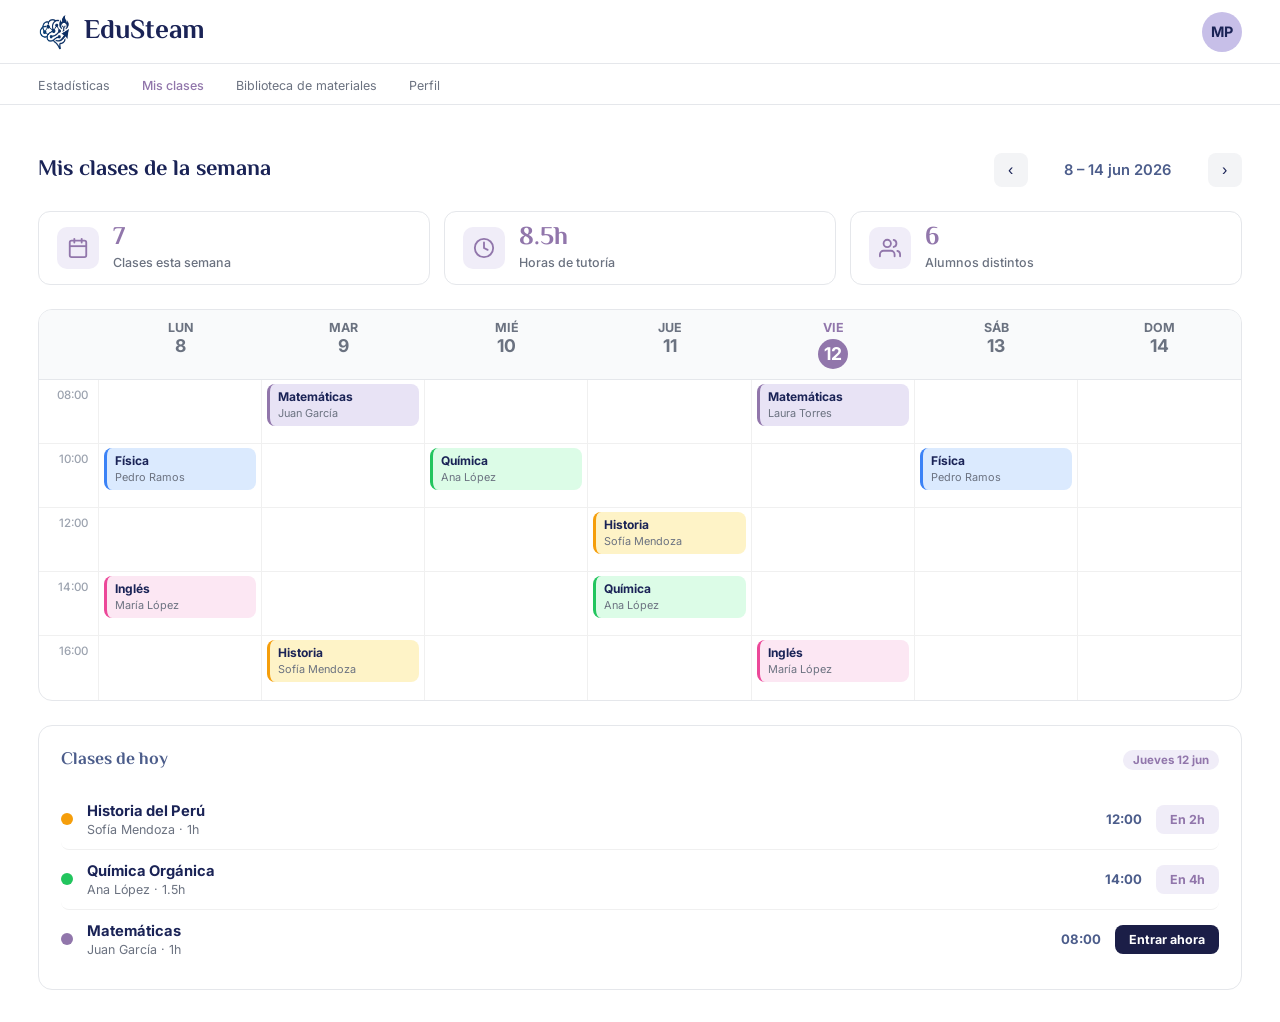
<file: clases_tutor.html>
<!DOCTYPE html>
<html lang="es">
<head>
  <meta charset="UTF-8"/>
  <meta name="viewport" content="width=device-width, initial-scale=1.0"/>
  <title>Mis Clases - EduSteam</title>
  <link href="https://fonts.googleapis.com/css2?family=El+Messiri:wght@400;500;600;700&family=Inter:wght@400;500;600;700&display=swap" rel="stylesheet"/>
  <link rel="stylesheet" href="style.css"/>
  <style>
    body { background:#fff; }

    .app-nav {
      display:flex; align-items:center; justify-content:space-between;
      padding:0 clamp(20px,3vw,48px); height:64px;
      border-bottom:1px solid #e5e7eb; background:#fff;
    }
    .app-logo { display:flex; align-items:center; gap:10px; text-decoration:none; }
    .app-logo img { width:36px; height:36px; }
    .app-logo span { font-family:'El Messiri',sans-serif; font-size:1.7rem; font-weight:700; color:#1a2356; }
    .avatar-btn {
      width:40px; height:40px; border-radius:50%;
      background:#c7bfe8; border:none; cursor:pointer;
      font-family:'Inter',sans-serif; font-weight:700; font-size:.9rem; color:#1a2356;
    }

    .breadcrumb-row {
      display:flex; align-items:center; justify-content:space-between;
      padding:10px clamp(20px,3vw,48px);
      border-bottom:1px solid #e5e7eb;
    }

    .page-body {
      padding:clamp(16px,2.5vw,36px) clamp(20px,3vw,48px);
      display:flex; flex-direction:column; gap:24px;
    }

    /* CABECERA SEMANA */
    .week-header {
      display:flex; align-items:center; justify-content:space-between;
    }
    .week-title {
      font-family:'El Messiri',sans-serif;
      font-size:1.4rem; font-weight:700; color:#1a2356;
    }
    .week-nav { display:flex; align-items:center; gap:10px; }
    .week-nav button {
      background:#f3f4f6; border:none; border-radius:8px;
      width:34px; height:34px; cursor:pointer; font-size:1rem; color:#1a2356;
      display:flex; align-items:center; justify-content:center;
      transition:background .2s;
    }
    .week-nav button:hover { background:#e5e7eb; }
    .week-nav .week-label {
      font-size:.92rem; font-weight:600; color:#4C5D8B;
      min-width:160px; text-align:center;
    }

    /* RESUMEN */
    .week-stats {
      display:grid; grid-template-columns:repeat(3,1fr); gap:14px;
    }
    .wstat {
      border:1.5px solid #e5e7eb; border-radius:12px;
      padding:14px 18px; background:#fff;
      display:flex; align-items:center; gap:14px;
    }
    .wstat-icon {
      width:42px; height:42px; border-radius:10px;
      background:#f0edf8; display:flex; align-items:center; justify-content:center;
      flex-shrink:0;
    }
    .wstat-info .wstat-val {
      font-family:'El Messiri',sans-serif;
      font-size:1.6rem; font-weight:700; color:#9176AB; line-height:1;
    }
    .wstat-info .wstat-lbl {
      font-size:.78rem; color:#6b7280; font-weight:500; margin-top:3px;
    }

    /* CALENDARIO SEMANAL */
    .calendar-panel {
      border:1.5px solid #e5e7eb; border-radius:14px;
      overflow:hidden;
    }
    .cal-head {
      display:grid; grid-template-columns:60px repeat(7,1fr);
      background:#f9fafb; border-bottom:1px solid #e5e7eb;
    }
    .cal-head-cell {
      padding:10px 6px; text-align:center;
      font-size:.78rem; font-weight:700; color:#6b7280;
    }
    .cal-head-cell.today { color:#9176AB; }
    .cal-head-day {
      font-size:1.1rem; font-weight:700;
      display:block; line-height:1; margin-top:2px;
    }
    .cal-head-cell.today .cal-head-day {
      background:#9176AB; color:#fff;
      width:30px; height:30px; border-radius:50%;
      display:flex; align-items:center; justify-content:center;
      margin:4px auto 0;
    }

    /* FILAS DE HORAS */
    .cal-body { display:flex; flex-direction:column; }
    .cal-row {
      display:grid; grid-template-columns:60px repeat(7,1fr);
      border-bottom:1px solid #f0f0f0; min-height:64px;
    }
    .cal-row:last-child { border-bottom:none; }
    .cal-hour {
      padding:8px 10px 0;
      font-size:.72rem; color:#9ca3af; font-weight:500;
      text-align:right; border-right:1px solid #f0f0f0;
    }
    .cal-cell {
      border-right:1px solid #f0f0f0; position:relative;
      padding:4px 5px;
    }
    .cal-cell:last-child { border-right:none; }

    /* BLOQUE DE CLASE */
    .clase-block {
      border-radius:8px; padding:6px 8px;
      cursor:pointer; transition:opacity .2s, transform .15s;
      margin-bottom:3px;
    }
    .clase-block:hover { opacity:.88; transform:scale(1.02); }
    .clase-block.mat { background:#e8e3f5; border-left:3px solid #9176AB; }
    .clase-block.fis { background:#dbeafe; border-left:3px solid #3b82f6; }
    .clase-block.qui { background:#dcfce7; border-left:3px solid #22c55e; }
    .clase-block.his { background:#fef3c7; border-left:3px solid #f59e0b; }
    .clase-block.ing { background:#fce7f3; border-left:3px solid #ec4899; }

    .clase-title { font-size:.75rem; font-weight:700; color:#1a2356; line-height:1.2; }
    .clase-alumno { font-size:.68rem; color:#6b7280; margin-top:2px; }

    /* LISTA PRÓXIMAS CLASES */
    .panel {
      border:1.5px solid #e5e7eb; border-radius:14px;
      padding:20px 22px;
    }
    .panel-header {
      display:flex; justify-content:space-between; align-items:center; margin-bottom:16px;
    }
    .panel-title {
      font-family:'El Messiri',sans-serif;
      font-size:1.1rem; font-weight:700; color:#4C5D8B;
    }
    .badge-hoy {
      background:#f0edf8; color:#9176AB;
      font-size:.72rem; font-weight:700;
      border-radius:99px; padding:3px 10px;
    }

    .clase-item {
      display:flex; align-items:center; gap:14px;
      padding:12px 0; border-bottom:1px solid #f0f0f0;
      cursor:pointer; transition:background .15s; border-radius:8px;
    }
    .clase-item:last-child { border-bottom:none; }
    .clase-item:hover { background:#f9fafb; padding-left:6px; }

    .clase-dot {
      width:12px; height:12px; border-radius:50%; flex-shrink:0;
    }
    .dot-mat { background:#9176AB; }
    .dot-fis { background:#3b82f6; }
    .dot-qui { background:#22c55e; }
    .dot-his { background:#f59e0b; }
    .dot-ing { background:#ec4899; }

    .clase-info { flex:1; }
    .clase-info .ci-title { font-size:.92rem; font-weight:700; color:#1a2356; }
    .clase-info .ci-sub { font-size:.78rem; color:#6b7280; margin-top:2px; }

    .clase-hora {
      font-size:.82rem; font-weight:700; color:#4C5D8B;
      text-align:right; min-width:70px;
    }
    .btn-entrar {
      background:#1B1E47; color:#fff;
      border:none; border-radius:8px;
      padding:7px 14px; font-size:.78rem; font-weight:700;
      cursor:pointer; font-family:'Inter',sans-serif;
      transition:background .2s; white-space:nowrap;
    }
    .btn-entrar:hover { background:#4C5D8B; }
    .btn-entrar.pronto {
      background:#f0edf8; color:#9176AB;
      pointer-events:none;
    }

    @media(max-width:900px){
      .week-stats { grid-template-columns:1fr 1fr; }
      .cal-head, .cal-row { grid-template-columns:48px repeat(7,1fr); }
    }
    @media(max-width:640px){
      .week-stats { grid-template-columns:1fr; }
    }
  </style>
</head>
<body>

  <!-- NAV -->
  <nav class="app-nav">
    <a class="app-logo" href="index.html">
      <img src="images/logo.png" alt="EduSteam">
      <span>EduSteam</span>
    </a>
    <div class="profile-dropdown">
      <button class="avatar-btn" id="profileButton" aria-haspopup="true" aria-expanded="false">MP</button>
      <div class="profile-menu" id="profileMenu" role="menu">
        <div class="menu-title">Seleccionar perfil</div>
        <button type="button" data-profile="Estudiante">Estudiante</button>
        <button type="button" data-profile="Tutor">Tutor</button>
        <button type="button" data-profile="Padre de Familia">Padre de Familia</button>
      </div>
    </div>
  </nav>

  <!-- SUBNAV TUTOR -->
  <div class="breadcrumb-row">
    <ul class="nav-links">
      <li><a href="estadisticas_tutor.html">Estadísticas</a></li>
      <li><a href="clases_tutor.html" class="active">Mis clases</a></li>
      <li><a href="biblioteca_materiales.html">Biblioteca de materiales</a></li>
      <li><a href="perfil_tutor.html">Perfil</a></li>
    </ul>
  </div>

  <div class="page-body">

    <!-- CABECERA SEMANA -->
    <div class="week-header">
      <div class="week-title">Mis clases de la semana</div>
      <div class="week-nav">
        <button id="btnPrev">&#8249;</button>
        <span class="week-label" id="weekLabel">9 – 15 jun 2026</span>
        <button id="btnNext">&#8250;</button>
      </div>
    </div>

    <!-- RESUMEN SEMANA -->
    <div class="week-stats">
      <div class="wstat">
        <div class="wstat-icon">
          <svg width="22" height="22" viewBox="0 0 24 24" fill="none">
            <rect x="3" y="4" width="18" height="18" rx="2" stroke="#9176AB" stroke-width="2"/>
            <line x1="16" y1="2" x2="16" y2="6" stroke="#9176AB" stroke-width="2" stroke-linecap="round"/>
            <line x1="8" y1="2" x2="8" y2="6" stroke="#9176AB" stroke-width="2" stroke-linecap="round"/>
            <line x1="3" y1="10" x2="21" y2="10" stroke="#9176AB" stroke-width="2"/>
          </svg>
        </div>
        <div class="wstat-info">
          <div class="wstat-val" id="totalClases">7</div>
          <div class="wstat-lbl">Clases esta semana</div>
        </div>
      </div>
      <div class="wstat">
        <div class="wstat-icon">
          <svg width="22" height="22" viewBox="0 0 24 24" fill="none">
            <circle cx="12" cy="12" r="10" stroke="#9176AB" stroke-width="2"/>
            <polyline points="12 6 12 12 16 14" stroke="#9176AB" stroke-width="2" stroke-linecap="round"/>
          </svg>
        </div>
        <div class="wstat-info">
          <div class="wstat-val" id="totalHoras">8.5h</div>
          <div class="wstat-lbl">Horas de tutoría</div>
        </div>
      </div>
      <div class="wstat">
        <div class="wstat-icon">
          <svg width="22" height="22" viewBox="0 0 24 24" fill="none">
            <path d="M17 21v-2a4 4 0 00-4-4H5a4 4 0 00-4 4v2" stroke="#9176AB" stroke-width="2" stroke-linecap="round"/>
            <circle cx="9" cy="7" r="4" stroke="#9176AB" stroke-width="2"/>
            <path d="M23 21v-2a4 4 0 00-3-3.87" stroke="#9176AB" stroke-width="2" stroke-linecap="round"/>
            <path d="M16 3.13a4 4 0 010 7.75" stroke="#9176AB" stroke-width="2" stroke-linecap="round"/>
          </svg>
        </div>
        <div class="wstat-info">
          <div class="wstat-val" id="totalAlumnos">6</div>
          <div class="wstat-lbl">Alumnos distintos</div>
        </div>
      </div>
    </div>

    <!-- CALENDARIO SEMANAL -->
    <div class="calendar-panel">
      <div class="cal-head">
        <div class="cal-head-cell"></div>
        <div class="cal-head-cell" id="hLun">
          <span>LUN</span>
          <span class="cal-head-day">9</span>
        </div>
        <div class="cal-head-cell" id="hMar">
          <span>MAR</span>
          <span class="cal-head-day">10</span>
        </div>
        <div class="cal-head-cell today" id="hMie">
          <span>MIÉ</span>
          <span class="cal-head-day">11</span>
        </div>
        <div class="cal-head-cell" id="hJue">
          <span>JUE</span>
          <span class="cal-head-day">12</span>
        </div>
        <div class="cal-head-cell" id="hVie">
          <span>VIE</span>
          <span class="cal-head-day">13</span>
        </div>
        <div class="cal-head-cell" id="hSab">
          <span>SÁB</span>
          <span class="cal-head-day">14</span>
        </div>
        <div class="cal-head-cell" id="hDom">
          <span>DOM</span>
          <span class="cal-head-day">15</span>
        </div>
      </div>

      <div class="cal-body">
        <!-- 08:00 -->
        <div class="cal-row">
          <div class="cal-hour">08:00</div>
          <div class="cal-cell"></div>
          <div class="cal-cell">
            <div class="clase-block mat" onclick="irASesion()">
              <div class="clase-title">Matemáticas</div>
              <div class="clase-alumno">Juan García</div>
            </div>
          </div>
          <div class="cal-cell"></div>
          <div class="cal-cell"></div>
          <div class="cal-cell">
            <div class="clase-block mat" onclick="irASesion()">
              <div class="clase-title">Matemáticas</div>
              <div class="clase-alumno">Laura Torres</div>
            </div>
          </div>
          <div class="cal-cell"></div>
          <div class="cal-cell"></div>
        </div>
        <!-- 10:00 -->
        <div class="cal-row">
          <div class="cal-hour">10:00</div>
          <div class="cal-cell">
            <div class="clase-block fis" onclick="irASesion()">
              <div class="clase-title">Física</div>
              <div class="clase-alumno">Pedro Ramos</div>
            </div>
          </div>
          <div class="cal-cell"></div>
          <div class="cal-cell">
            <div class="clase-block qui" onclick="irASesion()">
              <div class="clase-title">Química</div>
              <div class="clase-alumno">Ana López</div>
            </div>
          </div>
          <div class="cal-cell"></div>
          <div class="cal-cell"></div>
          <div class="cal-cell">
            <div class="clase-block fis" onclick="irASesion()">
              <div class="clase-title">Física</div>
              <div class="clase-alumno">Pedro Ramos</div>
            </div>
          </div>
          <div class="cal-cell"></div>
        </div>
        <!-- 12:00 -->
        <div class="cal-row">
          <div class="cal-hour">12:00</div>
          <div class="cal-cell"></div>
          <div class="cal-cell"></div>
          <div class="cal-cell"></div>
          <div class="cal-cell">
            <div class="clase-block his" onclick="irASesion()">
              <div class="clase-title">Historia</div>
              <div class="clase-alumno">Sofía Mendoza</div>
            </div>
          </div>
          <div class="cal-cell"></div>
          <div class="cal-cell"></div>
          <div class="cal-cell"></div>
        </div>
        <!-- 14:00 -->
        <div class="cal-row">
          <div class="cal-hour">14:00</div>
          <div class="cal-cell">
            <div class="clase-block ing" onclick="irASesion()">
              <div class="clase-title">Inglés</div>
              <div class="clase-alumno">María López</div>
            </div>
          </div>
          <div class="cal-cell"></div>
          <div class="cal-cell"></div>
          <div class="cal-cell">
            <div class="clase-block qui" onclick="irASesion()">
              <div class="clase-title">Química</div>
              <div class="clase-alumno">Ana López</div>
            </div>
          </div>
          <div class="cal-cell"></div>
          <div class="cal-cell"></div>
          <div class="cal-cell"></div>
        </div>
        <!-- 16:00 -->
        <div class="cal-row">
          <div class="cal-hour">16:00</div>
          <div class="cal-cell"></div>
          <div class="cal-cell">
            <div class="clase-block his" onclick="irASesion()">
              <div class="clase-title">Historia</div>
              <div class="clase-alumno">Sofía Mendoza</div>
            </div>
          </div>
          <div class="cal-cell"></div>
          <div class="cal-cell"></div>
          <div class="cal-cell">
            <div class="clase-block ing" onclick="irASesion()">
              <div class="clase-title">Inglés</div>
              <div class="clase-alumno">María López</div>
            </div>
          </div>
          <div class="cal-cell"></div>
          <div class="cal-cell"></div>
        </div>
      </div>
    </div>

    <!-- PRÓXIMAS CLASES HOY -->
    <div class="panel">
      <div class="panel-header">
        <div class="panel-title">Clases de hoy</div>
        <span class="badge-hoy">Jueves 12 jun</span>
      </div>

      <div class="clase-item" onclick="irASesion()">
        <div class="clase-dot dot-his"></div>
        <div class="clase-info">
          <div class="ci-title">Historia del Perú</div>
          <div class="ci-sub">Sofía Mendoza · 1h</div>
        </div>
        <div class="clase-hora">12:00</div>
        <button class="btn-entrar pronto">En 2h</button>
      </div>

      <div class="clase-item" onclick="irASesion()">
        <div class="clase-dot dot-qui"></div>
        <div class="clase-info">
          <div class="ci-title">Química Orgánica</div>
          <div class="ci-sub">Ana López · 1.5h</div>
        </div>
        <div class="clase-hora">14:00</div>
        <button class="btn-entrar pronto">En 4h</button>
      </div>

      <div class="clase-item" onclick="irASesion()">
        <div class="clase-dot dot-mat"></div>
        <div class="clase-info">
          <div class="ci-title">Matemáticas</div>
          <div class="ci-sub">Juan García · 1h</div>
        </div>
        <div class="clase-hora">08:00</div>
        <button class="btn-entrar">Entrar ahora</button>
      </div>

    </div>

  </div>

  <script>
    // Perfil dropdown
    const profileButton = document.getElementById('profileButton');
    const profileMenu   = document.getElementById('profileMenu');

    if (profileButton && profileMenu) {
      profileButton.addEventListener('click', e => {
        e.stopPropagation();
        const expanded = profileButton.getAttribute('aria-expanded') === 'true';
        profileButton.setAttribute('aria-expanded', String(!expanded));
        profileMenu.classList.toggle('active');
      });
      profileMenu.querySelectorAll('button[data-profile]').forEach(btn => {
        btn.addEventListener('click', e => {
          const map = { 'Estudiante':'progreso.html', 'Tutor':'estadisticas_tutor.html', 'Padre de Familia':'seguimiento_padre.html' };
          profileMenu.classList.remove('active');
          profileButton.setAttribute('aria-expanded','false');
          if (map[e.currentTarget.dataset.profile]) window.location.href = map[e.currentTarget.dataset.profile];
        });
      });
      document.addEventListener('click', e => {
        if (!profileMenu.classList.contains('active')) return;
        if (!profileButton.contains(e.target) && !profileMenu.contains(e.target)) {
          profileMenu.classList.remove('active');
          profileButton.setAttribute('aria-expanded','false');
        }
      });
    }

    // Navegar a sala de sesión
    function irASesion() {
      window.location.href = 'sala_sesiones.html';
    }

    // Navegación de semanas
    let weekOffset = 0;
    function renderWeek() {
      const hoy   = new Date(2026, 5, 12); // viernes 12 jun 2026
      const lunes = new Date(hoy);
      lunes.setDate(hoy.getDate() - hoy.getDay() + 1 + weekOffset * 7);
      const dom = new Date(lunes); dom.setDate(lunes.getDate() + 6);

      const meses = ['ene','feb','mar','abr','may','jun','jul','ago','sep','oct','nov','dic'];
      document.getElementById('weekLabel').textContent =
        `${lunes.getDate()} – ${dom.getDate()} ${meses[dom.getMonth()]} ${dom.getFullYear()}`;

      const dias = ['hLun','hMar','hMie','hJue','hVie','hSab','hDom'];
      for (let i = 0; i < 7; i++) {
        const d = new Date(lunes); d.setDate(lunes.getDate() + i);
        const cell = document.getElementById(dias[i]);
        const num  = cell.querySelector('.cal-head-day');
        if (num) num.textContent = d.getDate();
        // marcar hoy
        const esHoy = d.toDateString() === hoy.toDateString() && weekOffset === 0;
        cell.classList.toggle('today', esHoy);
      }
    }

    document.getElementById('btnPrev').addEventListener('click', () => { weekOffset--; renderWeek(); });
    document.getElementById('btnNext').addEventListener('click', () => { weekOffset++; renderWeek(); });
    renderWeek();
  </script>

</body>
</html>
</file>
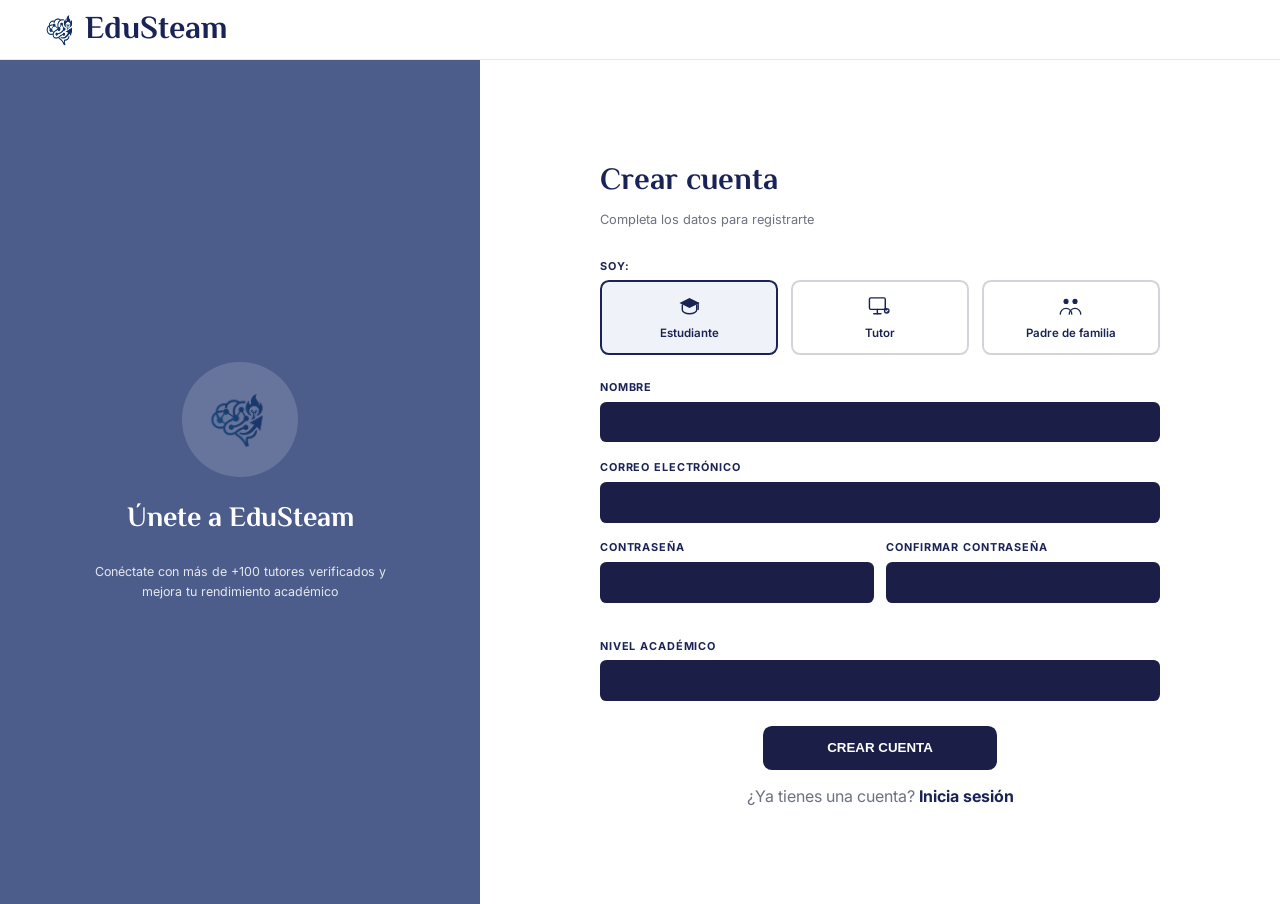
<file: crear_cuenta.html>
<!DOCTYPE html>
<html lang="es">
<head>
  <meta charset="UTF-8"/>
  <meta name="viewport" content="width=device-width, initial-scale=1.0"/>
  <title>Crear Cuenta - EduSteam</title>
  <link href="https://fonts.googleapis.com/css2?family=El+Messiri:wght@400;500;600;700&family=Inter:wght@400;500;600;700&display=swap" rel="stylesheet"/>

  <link rel="stylesheet" href="style.css">
</head>

<script src="script.js"></script>

<body>

  <nav>

    <a class="logo" href="index.html">
        <img src="/images/logo.png" alt="Logo EduSteam" class="logo-icon">
        <span class="logo-text">EduSteam</span>
    </a>

  </nav>

  <div class="main">

    <div class="left-panel">
        <div class="left-logo-wrap">
            <img src="/images/logo.png" alt="Logo EduSteam">
        </div>
      
      <h2 class="left-title">Únete a EduSteam</h2>
      <p class="left-desc">Conéctate con más de +100 tutores verificados y mejora tu rendimiento académico</p>
    </div>

    <div class="right-panel">
      <div class="form-container">

        <h1 class="form-title">Crear cuenta</h1>
        <p class="form-subtitle">Completa los datos para registrarte</p>

        <label class="field-label">SOY:</label>
        <div class="role-group">
          <button class="role-btn active" onclick="setRole(this)">

            <span class="role-tooltip">
              Accede a tutorías personalizadas, reserva sesiones y realiza seguimiento a tu progreso académico.
            </span>

            <svg viewBox="0 0 32 28" fill="none" xmlns="http://www.w3.org/2000/svg">
              <path d="M16 2L2 9l14 7 14-7-14-7z" fill="#1a2356"/>
              <path d="M6 12v7c0 2.5 4.5 5 10 5s10-2.5 10-5v-7" stroke="#1a2356" stroke-width="2" fill="none" stroke-linecap="round"/>
              <line x1="28" y1="9" x2="28" y2="18" stroke="#1a2356" stroke-width="2" stroke-linecap="round"/>
            </svg>
            Estudiante
          </button>


          <button class="role-btn" onclick="setRole(this)">

            <span class="role-tooltip">
              Ofrece clases, administra tu disponibilidad y conecta con estudiantes.
            </span>

            <svg viewBox="0 0 32 28" fill="none" xmlns="http://www.w3.org/2000/svg">
              <rect x="2" y="2" width="22" height="16" rx="2" stroke="#1a2356" stroke-width="2"/>
              <line x1="13" y1="18" x2="13" y2="24" stroke="#1a2356" stroke-width="2" stroke-linecap="round"/>
              <line x1="8" y1="24" x2="18" y2="24" stroke="#1a2356" stroke-width="2" stroke-linecap="round"/>
              <circle cx="26" cy="20" r="4" fill="#1a2356"/>
              <path d="M24.5 20l1 1 2-2" stroke="white" stroke-width="1.5" stroke-linecap="round" stroke-linejoin="round"/>
            </svg>
            Tutor
          </button>


          <button class="role-btn" onclick="setRole(this)">

            <span class="role-tooltip">
              Supervisa el avance académico de tus hijos y gestiona sus tutorías fácilmente.
            </span>

            <svg viewBox="0 0 36 28" fill="none" xmlns="http://www.w3.org/2000/svg">
              <circle cx="11" cy="6" r="4" fill="#1a2356"/>
              <circle cx="25" cy="6" r="4" fill="#1a2356"/>
              <path d="M2 26c0-5 4-9 9-9s9 4 9 9" stroke="#1a2356" stroke-width="2" fill="none" stroke-linecap="round"/>
              <path d="M16 26c0-5 4-9 9-9s9 4 9 9" stroke="#1a2356" stroke-width="2" fill="none" stroke-linecap="round"/>
            </svg>
            Padre de familia
          </button>
        </div>

        <div class="field-group">
          <label class="field-label">NOMBRE</label>
          <input type="text" placeholder=""/>
        </div>

        <div class="field-group">
          <label class="field-label">CORREO ELECTRÓNICO</label>
          <input type="email" placeholder=""/>
        </div>

        <div class="field-row">
          <div class="field-group">
            <label class="field-label">CONTRASEÑA</label>
            <input type="password" placeholder=""/>
          </div>
          <div class="field-group">
            <label class="field-label">CONFIRMAR CONTRASEÑA</label>
            <input type="password" placeholder=""/>
          </div>
        </div>

        <div class="field-group">
          <label class="field-label">NIVEL ACADÉMICO</label>
          <input type="text" placeholder=""/>
        </div>

        <button class="btn-crear">CREAR CUENTA</button>

        <p class="login-link">&#xBF;Ya tienes una cuenta? <a href="iniciar_sesion.html">Inicia sesión</a></p>

      </div>
    </div>

  </div>

  <script>
    function setRole(btn) {
      document.querySelectorAll('.role-btn').forEach(b => b.classList.remove('active'));
      btn.classList.add('active');
    }
  </script>

</body>
</html>
</file>
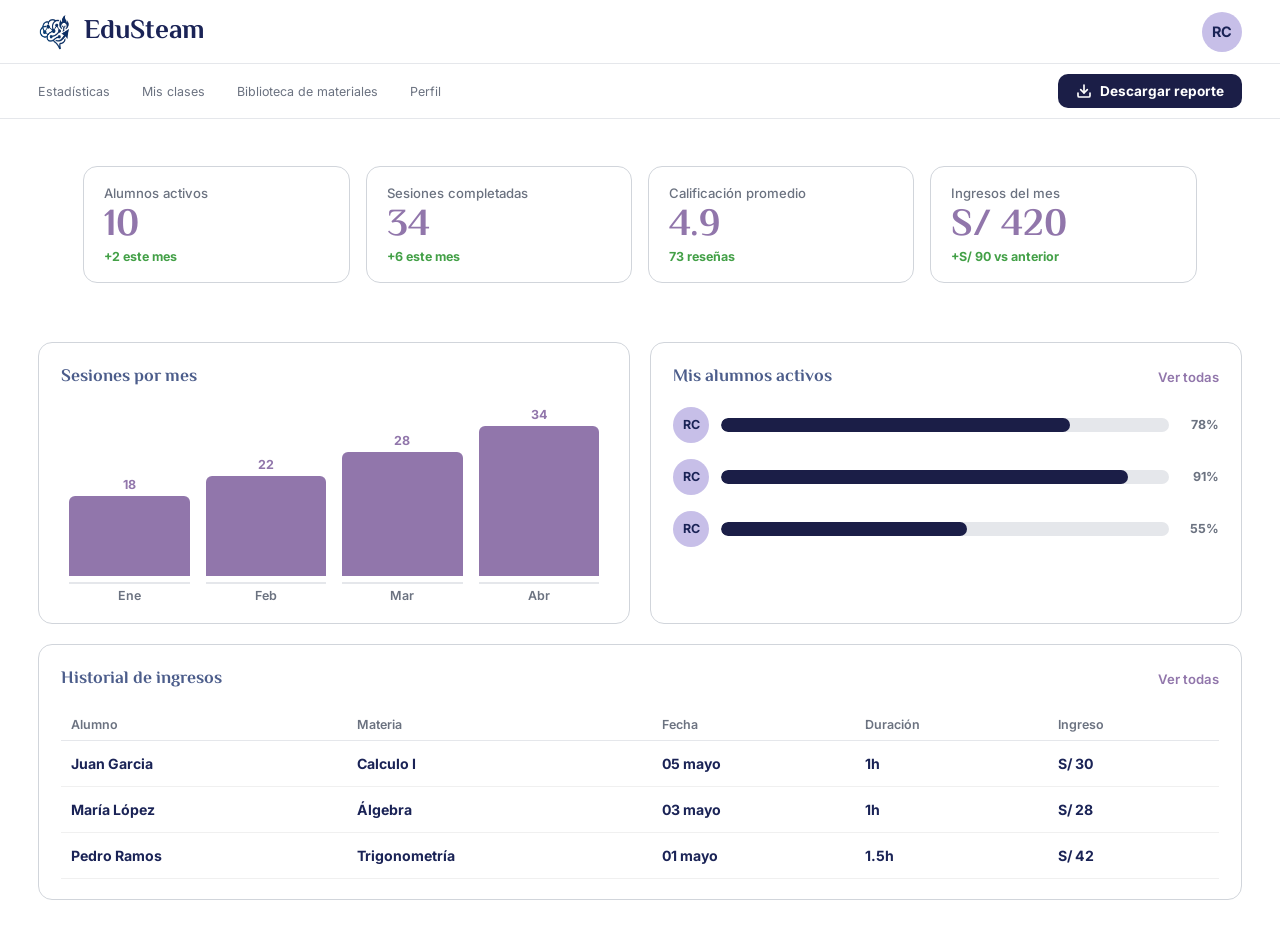
<file: estadisticas_tutor.html>
<!DOCTYPE html>
<html lang="es">
<head>
  <meta charset="UTF-8"/>
  <meta name="viewport" content="width=device-width, initial-scale=1.0"/>
  <title>Mis Estadísticas - EduSteam</title>
  <link href="https://fonts.googleapis.com/css2?family=El+Messiri:wght@400;500;600;700&family=Inter:wght@400;500;600;700&display=swap" rel="stylesheet"/>
  <link rel="stylesheet" href="style.css"/>
  <style>
    body { background:#fff; }

    .app-nav {
      display:flex; align-items:center; justify-content:space-between;
      padding:0 clamp(20px,3vw,48px); height:64px;
      border-bottom:1px solid #e5e7eb; background:#fff;
    }
    .app-logo { display:flex; align-items:center; gap:10px; text-decoration:none; }
    .app-logo img { width:36px; height:36px; }
    .app-logo span { font-family:'El Messiri',sans-serif; font-size:1.7rem; font-weight:700; color:#1a2356; }
    .avatar-btn {
      width:40px; height:40px; border-radius:50%;
      background:#c7bfe8; border:none; cursor:pointer;
      font-family:'Inter',sans-serif; font-weight:700; font-size:.9rem; color:#1a2356;
    }
    .breadcrumb {
      padding:10px clamp(20px,3vw,48px);
      font-size:.85rem; color:#6b7280;
      border-bottom:1px solid #e5e7eb;
    }
    .breadcrumb a { color:#6b7280; text-decoration:none; }
    .breadcrumb span { color:#4C5D8B; font-weight:600; }

    .page-body {
      padding:clamp(16px,2.5vw,36px) clamp(20px,3vw,48px);
      display:flex; flex-direction:column; gap:20px;
    }

    /* stat cards */
    .stats-row { display:grid; grid-template-columns:repeat(4,1fr); gap:16px; }
    .stat-card-p {
      border:1.5px solid #d1d5db; border-radius:14px;
      padding:18px 20px; background:#fff;
    }
    .stat-card-p .label { font-size:.82rem; color:#6b7280; font-weight:500; margin-bottom:6px; }
    .stat-card-p .value {
      font-family:'El Messiri',sans-serif;
      font-size:2.4rem; font-weight:700; color:#9176AB; line-height:1; margin-bottom:4px;
    }
    .stat-card-p .sub { font-size:.78rem; color:#43a047; font-weight:700; }

    /* middle row */
    .middle-row { display:grid; grid-template-columns:1fr 1fr; gap:20px; }

    .panel {
      border:1.5px solid #d1d5db; border-radius:14px;
      padding:20px 22px; background:#fff;
    }
    .panel-title {
      font-family:'El Messiri',sans-serif;
      font-size:1.1rem; font-weight:700; color:#4C5D8B; margin-bottom:16px;
    }
    .panel-header {
      display:flex; justify-content:space-between; align-items:center; margin-bottom:16px;
    }
    .ver-todas { font-size:.82rem; color:#9176AB; font-weight:600; cursor:pointer; text-decoration:none; }

    /* bar chart */
    .bar-chart {
      display:flex; align-items:flex-end; gap:14px;
      height:160px; border-bottom:2px solid #e5e7eb;
      padding-bottom:0; margin-bottom:8px;
    }
    .bar-col { display:flex; flex-direction:column; align-items:center; flex:1; }
    .bar-value { font-size:.75rem; color:#9176AB; font-weight:700; margin-bottom:4px; }
    .bar-rect { width:100%; border-radius:6px 6px 0 0; background:#9176AB; display:block; }
    .bar-label { font-size:.78rem; color:#6b7280; font-weight:600; margin-top:6px; }

    /* alumnos activos */
    .alumno-row {
      display:flex; align-items:center; gap:12px; margin-bottom:14px;
    }
    .alumno-avatar {
      width:36px; height:36px; border-radius:50%;
      background:#c7bfe8; display:flex; align-items:center;
      justify-content:center; font-weight:700; font-size:.78rem;
      color:#1a2356; flex-shrink:0;
    }
    .alumno-bar-wrap { flex:1; position:relative; }
    .alumno-track { height:14px; background:#e5e7eb; border-radius:99px; overflow:hidden; }
    .alumno-fill { height:100%; background:#1B1E47; border-radius:99px; }
    .alumno-pct {
      font-size:.78rem; font-weight:700; color:#6b7280;
      margin-left:8px; min-width:34px; text-align:right;
    }
    .alumno-row-inner { display:flex; align-items:center; }

    /* table */
    .income-table { width:100%; border-collapse:collapse; }
    .income-table thead tr {
      border-bottom:1px solid #e5e7eb;
    }
    .income-table th {
      font-size:.78rem; font-weight:600; color:#6b7280;
      padding:8px 10px; text-align:left;
    }
    .income-table td {
      font-size:.88rem; font-weight:700; color:#1a2356;
      padding:14px 10px; border-bottom:1px solid #f0f0f0;
    }

    @media(max-width:900px){
      .stats-row { grid-template-columns:1fr 1fr; }
      .middle-row { grid-template-columns:1fr; }
    }
    @media(max-width:520px){
      .stats-row { grid-template-columns:1fr; }
    }

    /* export button */
    .breadcrumb-row {
      display:flex; align-items:center; justify-content:space-between;
      padding:10px clamp(20px,3vw,48px);
      border-bottom:1px solid #e5e7eb;
    }
    .breadcrumb-row .bc { font-size:.85rem; color:#6b7280; }
    .breadcrumb-row .bc a { color:#6b7280; text-decoration:none; }
    .breadcrumb-row .bc span { color:#4C5D8B; font-weight:600; }

    .btn-export {
      display:flex; align-items:center; gap:8px;
      background:#1B1E47; color:#fff;
      border:none; border-radius:10px;
      padding:9px 18px; font-size:.85rem; font-weight:700;
      cursor:pointer; font-family:'Inter',sans-serif;
      transition:background .2s;
    }
    .btn-export:hover { background:#4C5D8B; }

    @media print {
      .app-nav, .breadcrumb-row { display:none !important; }
      body { background:#fff; -webkit-print-color-adjust:exact; print-color-adjust:exact; }
      .panel { break-inside:avoid; border:1px solid #ccc !important; }
      .stats-row { display:grid !important; grid-template-columns:1fr 1fr !important; }
      .middle-row { display:grid !important; grid-template-columns:1fr 1fr !important; }
      .bar-chart-table { width:100% !important; }
      .alumno-fill-print { display:block !important; }
    }

    /* ── print-safe bar chart ── */
    .bar-chart-table {
      width:100%; border-collapse:collapse;
      height:170px;
    }
    .bar-chart-table td {
      vertical-align:bottom; text-align:center;
      padding:0 8px; width:25%;
    }
    .bar-num {
      font-size:.78rem; font-weight:700; color:#9176AB;
      display:block; margin-bottom:4px;
    }
    .bar-block {
      display:block;
      background:#9176AB;
      border-radius:6px 6px 0 0;
      width:100%;
    }
    .bar-month {
      font-size:.78rem; color:#6b7280; font-weight:600;
      display:block; margin-top:6px;
      border-top:2px solid #e5e7eb; padding-top:4px;
    }

    /* ── print-safe alumno bars ── */
    .alumno-row { display:flex; align-items:center; gap:12px; margin-bottom:16px; }
    .alumno-avatar {
      width:36px; height:36px; border-radius:50%;
      background:#c7bfe8; display:flex; align-items:center;
      justify-content:center; font-weight:700; font-size:.78rem;
      color:#1a2356; flex-shrink:0;
    }
    .alumno-bar-wrap {
      flex:1; display:flex; align-items:center; gap:8px;
    }
    .alumno-track-outer {
      flex:1; height:14px; background:#e5e7eb;
      border-radius:99px; overflow:hidden;
      position:relative;
    }
    .alumno-fill-print {
      height:14px; background:#1B1E47;
      border-radius:99px;
      display:block;
    }
    .alumno-pct {
      font-size:.78rem; font-weight:700; color:#6b7280;
      min-width:34px; text-align:right;
    }
  </style>
</head>
<body>

  <nav class="app-nav">
  <a class="app-logo" href="index.html">
    <img src="images/logo.png" alt="EduSteam">
    <span>EduSteam</span>
  </a>

  <div class="profile-dropdown">
    <button class="avatar-btn" id="profileButton" aria-haspopup="true" aria-expanded="false">RC</button>

    <div class="profile-menu" id="profileMenu" role="menu">
      <div class="menu-title">Seleccionar perfil</div>
      <button type="button" data-profile="Estudiante">Estudiante</button>
      <button type="button" data-profile="Tutor">Tutor</button>
      <button type="button" data-profile="Padre de Familia">Padre de Familia</button>
    </div>
  </div>
  </nav>

  <div class="breadcrumb-row">
    <div class="bc">
      <ul class="nav-links">
      <li><a href="estadisticas_tutor.html">Estadísticas</a></li>
      <li><a href="clases_tutor.html">Mis clases</a></li>
      <li><a href="biblioteca_materiales.html">Biblioteca de materiales</a></li>
      <li><a href="perfil_tutor.html">Perfil</a></li>
    </ul>
    </div>



    <button class="btn-export" onclick="window.print()">
      <svg width="15" height="15" viewBox="0 0 24 24" fill="none" stroke="currentColor" stroke-width="2.5" stroke-linecap="round" stroke-linejoin="round">
        <path d="M21 15v4a2 2 0 0 1-2 2H5a2 2 0 0 1-2-2v-4"/>
        <polyline points="7 10 12 15 17 10"/>
        <line x1="12" y1="15" x2="12" y2="3"/>
      </svg>
      Descargar reporte
    </button>
  </div>

  <div class="page-body">

    <!-- STATS -->
    <div class="stats-row">
      <div class="stat-card-p">
        <div class="label">Alumnos activos</div>
        <div class="value">10</div>
        <div class="sub">+2 este mes</div>
      </div>
      <div class="stat-card-p">
        <div class="label">Sesiones completadas</div>
        <div class="value">34</div>
        <div class="sub">+6 este mes</div>
      </div>
      <div class="stat-card-p">
        <div class="label">Calificación promedio</div>
        <div class="value">4.9</div>
        <div class="sub">73 reseñas</div>
      </div>
      <div class="stat-card-p">
        <div class="label">Ingresos del mes</div>
        <div class="value">S/ 420</div>
        <div class="sub">+S/ 90 vs anterior</div>
      </div>
    </div>

    <!-- MIDDLE -->
    <div class="middle-row">

      <!-- bar chart -->
      <div class="panel">
        <div class="panel-title">Sesiones por mes</div>
        <table class="bar-chart-table">
          <tbody>
            <tr>
              <td>
                <span class="bar-num">18</span>
                <span class="bar-block" style="height:80px"></span>
                <span class="bar-month">Ene</span>
              </td>
              <td>
                <span class="bar-num">22</span>
                <span class="bar-block" style="height:100px"></span>
                <span class="bar-month">Feb</span>
              </td>
              <td>
                <span class="bar-num">28</span>
                <span class="bar-block" style="height:124px"></span>
                <span class="bar-month">Mar</span>
              </td>
              <td>
                <span class="bar-num">34</span>
                <span class="bar-block" style="height:150px"></span>
                <span class="bar-month">Abr</span>
              </td>
            </tr>
          </tbody>
        </table>
      </div>

      <!-- alumnos activos -->
      <div class="panel">
        <div class="panel-header">
          <div class="panel-title" style="margin-bottom:0">Mis alumnos activos</div>
          <a class="ver-todas" href="#">Ver todas</a>
        </div>

        <div class="alumno-row">
          <div class="alumno-avatar">RC</div>
          <div class="alumno-bar-wrap">
            <div class="alumno-track-outer"><span class="alumno-fill-print" style="width:78%"></span></div>
            <span class="alumno-pct">78%</span>
          </div>
        </div>

        <div class="alumno-row">
          <div class="alumno-avatar">RC</div>
          <div class="alumno-bar-wrap">
            <div class="alumno-track-outer"><span class="alumno-fill-print" style="width:91%"></span></div>
            <span class="alumno-pct">91%</span>
          </div>
        </div>

        <div class="alumno-row">
          <div class="alumno-avatar">RC</div>
          <div class="alumno-bar-wrap">
            <div class="alumno-track-outer"><span class="alumno-fill-print" style="width:55%"></span></div>
            <span class="alumno-pct">55%</span>
          </div>
        </div>
      </div>

    </div>

    <!-- HISTORIAL INGRESOS -->
    <div class="panel">
      <div class="panel-header">
        <div class="panel-title" style="margin-bottom:0">Historial de ingresos</div>
        <a class="ver-todas" href="#">Ver todas</a>
      </div>
      <table class="income-table">
        <thead>
          <tr>
            <th>Alumno</th>
            <th>Materia</th>
            <th>Fecha</th>
            <th>Duración</th>
            <th>Ingreso</th>
          </tr>
        </thead>
        <tbody>
          <tr>
            <td>Juan Garcia</td>
            <td>Calculo I</td>
            <td>05 mayo</td>
            <td>1h</td>
            <td>S/ 30</td>
          </tr>
          <tr>
            <td>María López</td>
            <td>Álgebra</td>
            <td>03 mayo</td>
            <td>1h</td>
            <td>S/ 28</td>
          </tr>
          <tr>
            <td>Pedro Ramos</td>
            <td>Trigonometría</td>
            <td>01 mayo</td>
            <td>1.5h</td>
            <td>S/ 42</td>
          </tr>
        </tbody>
      </table>
    </div>

  </div>
  <script>
  const profileButton = document.getElementById('profileButton');
  const profileMenu = document.getElementById('profileMenu');

  if (profileButton && profileMenu) {
    profileButton.addEventListener('click', (event) => {
      event.stopPropagation();
      const expanded = profileButton.getAttribute('aria-expanded') === 'true';
      profileButton.setAttribute('aria-expanded', String(!expanded));
      profileMenu.classList.toggle('active');
    });

    const profileItems = profileMenu.querySelectorAll('button[data-profile]');
    profileItems.forEach((item) => {
      item.addEventListener('click', selectProfile);
    });

    document.addEventListener('click', (event) => {
      if (!profileMenu.classList.contains('active')) return;
      if (!profileButton.contains(event.target) && !profileMenu.contains(event.target)) {
        profileMenu.classList.remove('active');
        profileButton.setAttribute('aria-expanded', 'false');
      }
    });
  }

  function selectProfile(event) {
    const profile = event.currentTarget.dataset.profile;

    const targetPages = {
      'Estudiante': 'progreso.html',
      'Tutor': 'estadisticas_tutor.html',
      'Padre de Familia': 'seguimiento_padre.html'
    };

    profileMenu.classList.remove('active');
    profileButton.setAttribute('aria-expanded', 'false');

    if (targetPages[profile]) {
      window.location.href = targetPages[profile];
    }
  }
  </script>

</body>
</html>
</file>
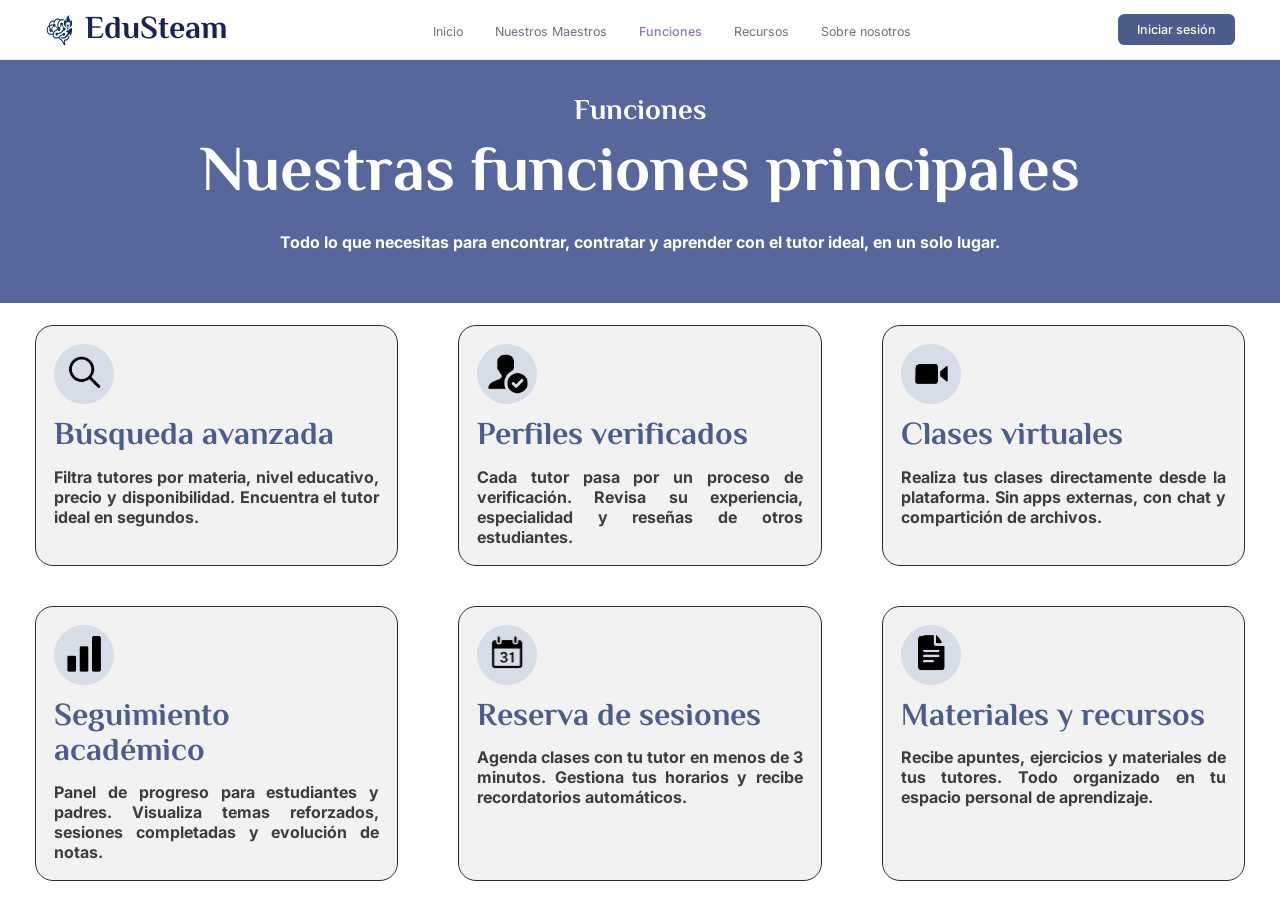
<file: funciones.html>
<!DOCTYPE html>
<html lang="es">

<head>
    <meta charset="UTF-8">
    <meta name="viewport" content="width=device-width, initial-scale=1.0">
    <title>Funciones - EduSteam</title>

    <link href="https://fonts.googleapis.com/css2?family=El+Messiri:wght@400;500;600;700&family=Inter:wght@400;500;600;700&display=swap" rel="stylesheet">

    <link rel="stylesheet" href="style.css">
</head>

<body>

    <!-- NAVBAR -->
    <nav>

        <a class="logo" href="index.html">
            <img src="images/logo.png" alt="Logo EduSteam" class="logo-icon">
            <span class="logo-text">EduSteam</span>
        </a>

        <ul class="nav-links">
            <li><a href="index.html">Inicio</a></li>
            <li><a href="buscar_tutores.html">Nuestros Maestros</a></li>
            <li><a href="funciones.html" class="active">Funciones</a></li>
            <li><a href="recursos.html">Recursos</a></li>
            <li><a href="sobre_nosotros.html">Sobre nosotros</a></li>
        </ul>

        <button class="btn-login" onclick="window.location.href='iniciar_sesion.html'">Iniciar sesión</button>

    </nav>

    <!-- HERO -->
    <section class="features-hero">

        <p class="features-tag">
            Funciones
        </p>

        <h1 class="features-title">
            Nuestras funciones principales
        </h1>

        <p class="features-description">
            Todo lo que necesitas para encontrar, contratar y aprender con el tutor ideal, en un solo lugar.
        </p>

    </section>

    <!-- FUNCIONES -->
    <section class="features-grid">

        <div class="feature-card">

            <div class="feature-icon">
                <img src="images/lupa.png" alt="">
            </div>

            <h2>Búsqueda avanzada</h2>

            <p>
                Filtra tutores por materia, nivel educativo, precio y disponibilidad.
                Encuentra el tutor ideal en segundos.
            </p>

        </div>

        <div class="feature-card">

            <div class="feature-icon">
                <img src="images/perfil.png" alt="">
            </div>

            <h2>Perfiles verificados</h2>

            <p>
                Cada tutor pasa por un proceso de verificación. Revisa su experiencia,
                especialidad y reseñas de otros estudiantes.
            </p>

        </div>

        <div class="feature-card">

            <div class="feature-icon">
                <img src="images/clases.png" alt="">
            </div>

            <h2>Clases virtuales</h2>

            <p>
                Realiza tus clases directamente desde la plataforma.
                Sin apps externas, con chat y compartición de archivos.
            </p>

        </div>

        <div class="feature-card">

            <div class="feature-icon">
                <img src="images/seguimiento.png" alt="">
            </div>

            <h2>Seguimiento académico</h2>

            <p>
                Panel de progreso para estudiantes y padres.
                Visualiza temas reforzados, sesiones completadas y evolución de notas.
            </p>

        </div>

        <div class="feature-card">

            <div class="feature-icon">
                <img src="images/reservas.png" alt="">
            </div>

            <h2>Reserva de sesiones</h2>

            <p>
                Agenda clases con tu tutor en menos de 3 minutos.
                Gestiona tus horarios y recibe recordatorios automáticos.
            </p>

        </div>

        <div class="feature-card">

            <div class="feature-icon">
                <img src="images/material.png" alt="">
            </div>

            <h2>Materiales y recursos</h2>

            <p>
                Recibe apuntes, ejercicios y materiales de tus tutores.
                Todo organizado en tu espacio personal de aprendizaje.
            </p>

        </div>

    </section>

</body>

</html>
</file>
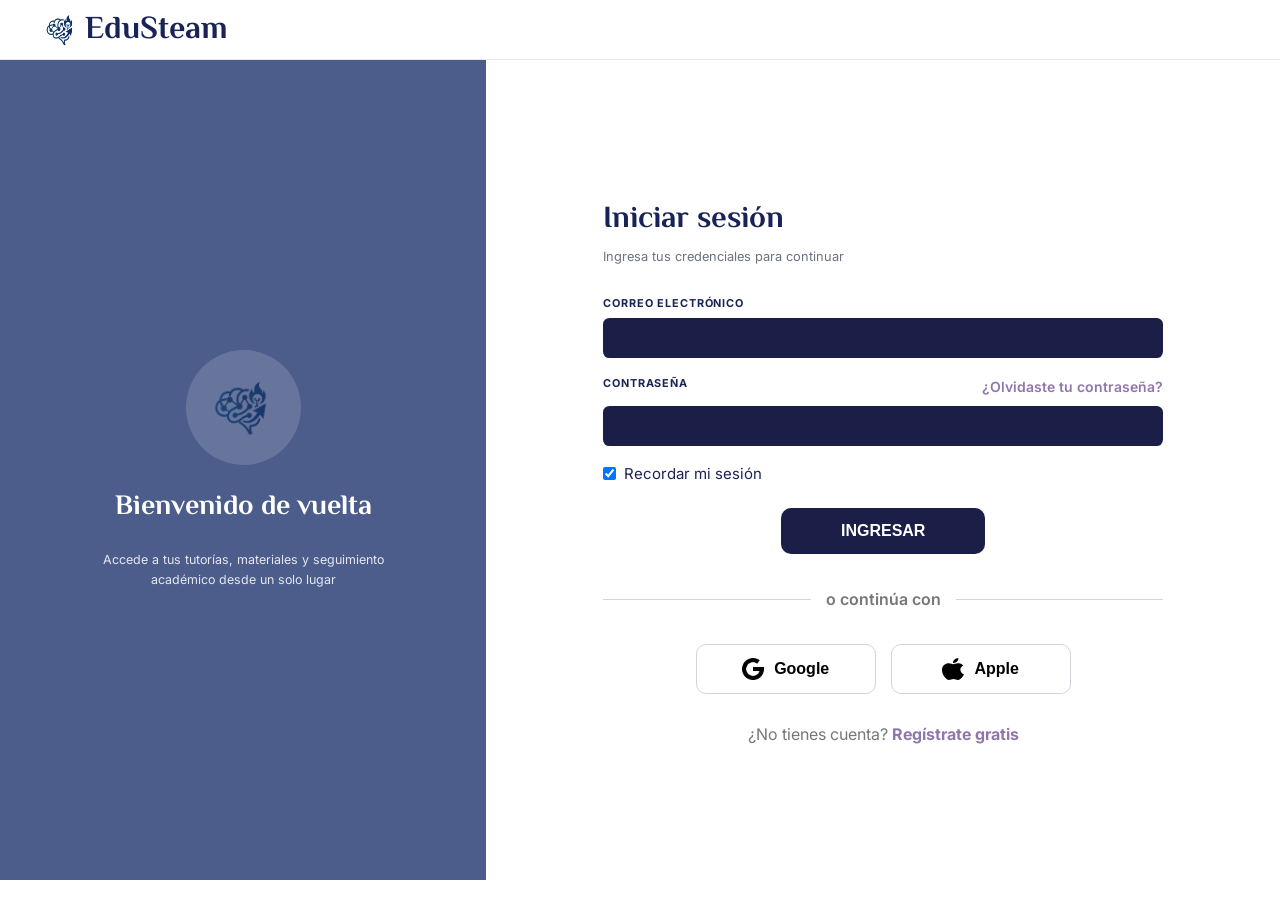
<file: iniciar_sesion.html>
<!DOCTYPE html>
<html lang="es">
<head>
    <meta charset="UTF-8">
    <meta name="viewport" content="width=device-width, initial-scale=1.0">
    <title>Iniciar Sesión - EduSteam</title>

    <link href="https://fonts.googleapis.com/css2?family=El+Messiri:wght@400;500;600;700&family=Inter:wght@400;500;600;700&display=swap" rel="stylesheet">

    <link rel="stylesheet" href="style.css">
</head>

<body>

    <!-- HEADER -->
    <nav>

        <a class="logo" href="index.html">
            <img src="images/logo.png" alt="Logo EduSteam" class="logo-icon">
            <span class="logo-text">EduSteam</span>
        </a>

    </nav>

    <!-- LOGIN -->
    <div class="login-main">

        <!-- PANEL IZQUIERDO -->
        <div class="left-panel">

            <div class="left-logo-wrap">
                <img src="images/logo.png" alt="Logo EduSteam">
            </div>

            <h2 class="left-title">Bienvenido de vuelta</h2>

            <p class="left-desc">
                Accede a tus tutorías, materiales y seguimiento
                académico desde un solo lugar
            </p>

        </div>

        <!-- PANEL DERECHO -->
        <div class="right-panel">

            <div class="form-container">

                <h1 class="form-title">Iniciar sesión</h1>

                <p class="form-subtitle">
                    Ingresa tus credenciales para continuar
                </p>

                <form action="progreso.html" method="get">

                    <div class="field-group">
                        <label class="field-label">
                            CORREO ELECTRÓNICO
                        </label>

                        <input type="email">
                    </div>

                    <div class="field-group">

                        <div class="password-header">
                            <label class="field-label">
                                CONTRASEÑA
                            </label>

                            <a href="recuperar_contraseña.html" class="forgot-password">
                                ¿Olvidaste tu contraseña?
                            </a>
                        </div>

                        <input type="password">

                    </div>

                    <div class="remember-row">

                        <label class="remember-label">

                            <input type="checkbox" checked>

                            <span>Recordar mi sesión</span>

                        </label>

                    </div>

                    <div class="button-container">

                        <button type="submit" class="btn-login-page">
                            INGRESAR
                        </button>

                    </div>

                </form>

                <!-- DIVISOR -->
                <div class="divider">

                    <span></span>

                    <p>o continúa con</p>

                    <span></span>

                </div>

                <!-- LOGIN SOCIAL -->
                <div class="social-login">

                    <button class="social-btn">

                        <img src="images/google.png" alt="Google">

                        Google

                    </button>

                    <button class="social-btn">

                        <img src="images/apple.svg" alt="Apple">

                        Apple

                    </button>

                </div>

                <!-- REGISTRO -->
                <p class="register-link">

                    ¿No tienes cuenta?

                    <a href="crear_cuenta.html">
                        Regístrate gratis
                    </a>

                </p>

            </div>

        </div>

    </div>

</body>
</html>
</file>
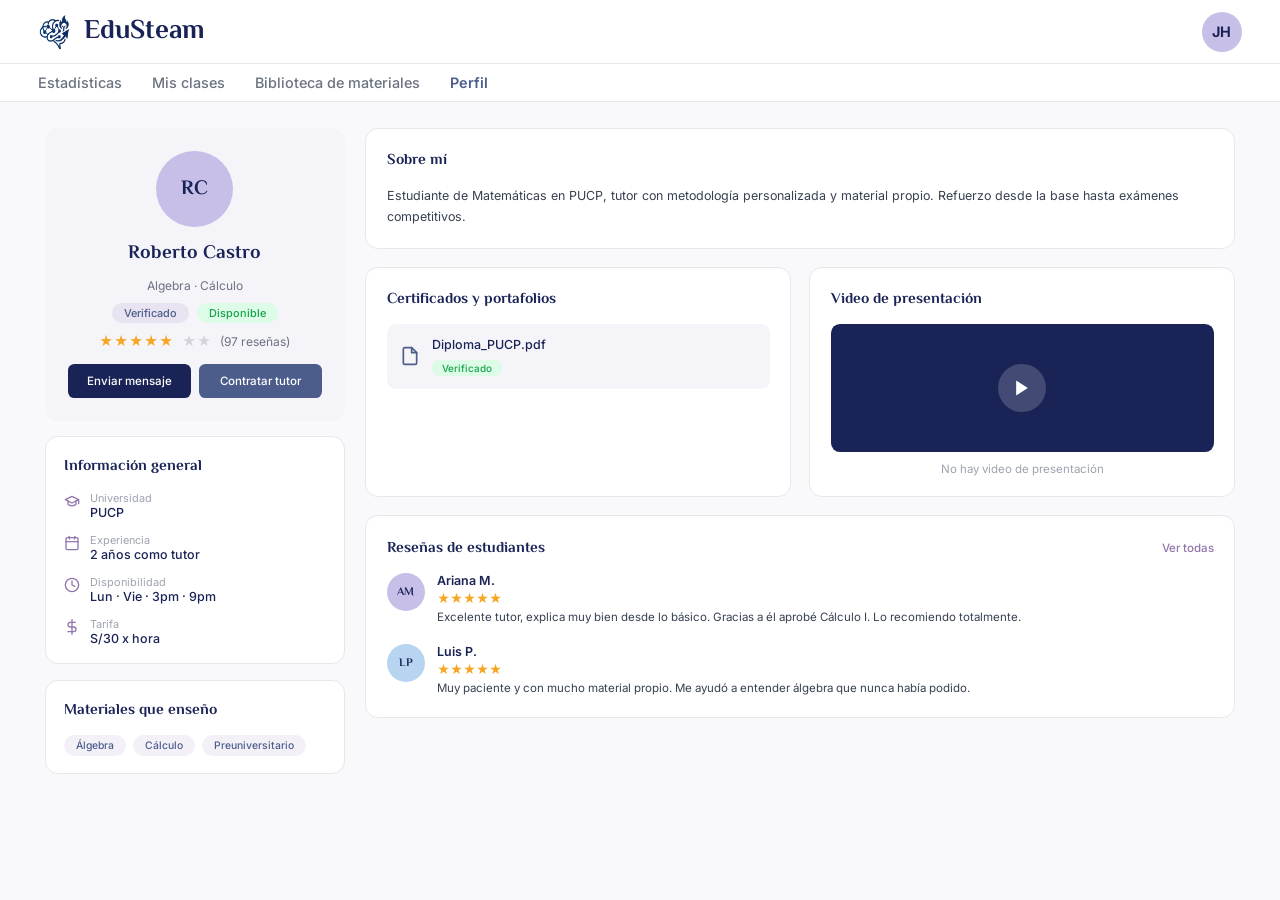
<file: perfil_tutor.html>
<!DOCTYPE html>
<html lang="es">
<head>
  <meta charset="UTF-8" />
  <meta name="viewport" content="width=device-width, initial-scale=1.0" />
  <title>EduSteam – Perfil Tutor</title>
  <link rel="preconnect" href="https://fonts.googleapis.com" />
  <link rel="preconnect" href="https://fonts.gstatic.com" crossorigin />
  <link href="https://fonts.googleapis.com/css2?family=El+Messiri:wght@400;700;900&family=Inter:wght@300;400;500;600;700&display=swap" rel="stylesheet" />
  <style>
    *, *::before, *::after { box-sizing: border-box; margin: 0; padding: 0; }

    body {
      font-family: 'Inter', sans-serif;
      background: #f9f9fb;
      color: #1a2356;
    }

    /* ─── NAVBAR ─── */
    .app-nav {
      display: flex;
      align-items: center;
      justify-content: space-between;
      padding: 0 clamp(20px, 3vw, 48px);
      height: 64px;
      border-bottom: 1px solid #e5e7eb;
      background: #fff;
    }

    .app-logo {
      display: flex;
      align-items: center;
      gap: 10px;
      text-decoration: none;
    }

    .app-logo img {
      width: 36px;
      height: 36px;
    }

    .app-logo span {
      font-family: 'El Messiri', sans-serif;
      font-size: 1.7rem;
      font-weight: 700;
      color: #1a2356;
    }

    .profile-dropdown {
      position: relative;
      display: inline-block;
    }

    .avatar-btn {
      width: 40px;
      height: 40px;
      border-radius: 50%;
      background: #c7bfe8;
      border: none;
      cursor: pointer;
      font-family: 'Inter', sans-serif;
      font-weight: 700;
      font-size: 0.9rem;
      color: #1a2356;
    }

    .profile-menu {
      position: absolute;
      right: 0;
      top: calc(100% + 10px);
      min-width: 160px;
      background: #fff;
      border: 1px solid #e5e7eb;
      border-radius: 14px;
      box-shadow: 0 16px 40px rgba(15, 23, 42, 0.12);
      overflow: hidden;
      z-index: 20;
      display: none;
    }

    .profile-menu.active {
      display: block;
    }

    .profile-menu button {
      width: 100%;
      border: none;
      background: transparent;
      text-align: left;
      padding: 12px 16px;
      font-family: 'Inter', sans-serif;
      font-size: 0.92rem;
      color: #1a2356;
      cursor: pointer;
    }

    .profile-menu button:hover {
      background: #f3f4f6;
    }

    .profile-menu .menu-title {
      font-size: 0.82rem;
      font-weight: 700;
      color: #6b7280;
      padding: 12px 16px 4px;
      border-bottom: 1px solid #f3f4f6;
      background: #fff;
    }

    /* ─── BREADCRUMB ─── */
.breadcrumb {
  padding: 10px clamp(20px,3vw,48px);
  font-size: .85rem;
  color: #6b7280;
  border-bottom: 1px solid #e5e7eb;
  background: #fff;
}

    .breadcrumb a { color: #6b7280; text-decoration: none; }
    .breadcrumb a:hover { color: #9176AB; }
    .breadcrumb-sep { color: #9ca3af; }
    .breadcrumb-current { color: #9176AB; font-weight: 500; }

    /* ─── LAYOUT PRINCIPAL ─── */
    .perfil-main {
      display: grid;
      grid-template-columns: clamp(240px, 24vw, 300px) 1fr;
      gap: clamp(16px, 1.6vw, 26px);
      padding: clamp(20px, 2vw, 36px) clamp(24px, 3.5vw, 80px);
      align-items: start;
    }

    /* ─── ASIDE IZQUIERDO ─── */
    .perfil-aside {
      display: flex;
      flex-direction: column;
      gap: clamp(12px, 1.2vw, 18px);
    }

    /* ─── CARD PRINCIPAL ─── */
    .perfil-card {
      background: #f5f4f9;
      border-radius: clamp(10px, 1vw, 16px);
      padding: clamp(18px, 1.8vw, 28px);
      display: flex;
      flex-direction: column;
      align-items: center;
      gap: clamp(8px, 0.8vw, 12px);
      text-align: center;
    }

    .perfil-avatar {
      width: clamp(64px, 6vw, 90px);
      height: clamp(64px, 6vw, 90px);
      border-radius: 50%;
      background: #c7bfe8;
      display: flex;
      align-items: center;
      justify-content: center;
      font-family: 'El Messiri', sans-serif;
      font-size: clamp(1.2rem, 1.6vw, 2rem);
      font-weight: 700;
      color: #1a2356;
    }

    .perfil-name {
      font-family: 'El Messiri', sans-serif;
      font-size: 1.2rem;
      font-weight: 700;
      color: #1a2356;
    }

    .perfil-subject {
      font-size: clamp(0.75rem, 0.82vw, 0.95rem);
      color: #6b7280;
    }

    .perfil-badges {
      display: flex;
      gap: 8px;
      flex-wrap: wrap;
      justify-content: center;
    }

    .badge {
      font-size: clamp(0.68rem, 0.74vw, 0.85rem);
      font-weight: 500;
      padding: 3px 12px;
      border-radius: 999px;
    }

    .badge--verificado { background: #e8e3f0; color: #4C5D8B; }
    .badge--disponible { background: #dcfce7; color: #16a34a; }

    .perfil-rating {
      display: flex;
      align-items: center;
      gap: 8px;
    }

    .stars { color: #f5a623; font-size: clamp(0.85rem, 0.9vw, 1rem); letter-spacing: 1px; }

    .perfil-score {
      font-size: clamp(0.75rem, 0.8vw, 0.92rem);
      color: #6b7280;
    }

    .perfil-actions {
      display: flex;
      gap: 8px;
      width: 100%;
      margin-top: 4px;
    }

    .btn-mensaje,
    .btn-contratar {
      flex: 1;
      padding: clamp(8px, 0.8vw, 12px) 0;
      border-radius: clamp(6px, 0.5vw, 9px);
      font-family: 'Inter', sans-serif;
      font-size: clamp(0.72rem, 0.78vw, 0.9rem);
      font-weight: 500;
      cursor: pointer;
      transition: opacity .2s;
      border: none;
    }

    .btn-mensaje { background: #1a2356; color: #fff; }
    .btn-mensaje:hover { opacity: 0.85; }
    .btn-contratar { background: #4C5D8B; color: #fff; }
    .btn-contratar:hover { opacity: 0.85; }

    /* ─── INFO CARDS (aside) ─── */
    .perfil-info-card {
      background: #fff;
      border: 1.5px solid #e5e7eb;
      border-radius: clamp(10px, 1vw, 16px);
      padding: clamp(14px, 1.4vw, 22px);
    }

    .info-card-title {
      font-family: 'El Messiri', sans-serif;
      font-size: 0.95rem;
      font-weight: 700;
      color: #1a2356;
      margin-bottom: clamp(10px, 1vw, 16px);
    }

    .info-list {
      list-style: none;
      display: flex;
      flex-direction: column;
      gap: clamp(10px, 1vw, 14px);
    }

    .info-item {
      display: flex;
      align-items: flex-start;
      gap: 10px;
    }

    .info-icon { flex-shrink: 0; margin-top: 2px; }

    .info-label {
      display: block;
      font-size: clamp(0.68rem, 0.72vw, 0.82rem);
      color: #9ca3af;
    }

    .info-value {
      display: block;
      font-size: clamp(0.78rem, 0.84vw, 0.96rem);
      color: #1a2356;
      font-weight: 500;
    }

    /* ─── MATERIAS TAGS ─── */
    .materias-tags {
      display: flex;
      flex-wrap: wrap;
      gap: 7px;
    }

    .materia-tag {
      background: #f3f0f8;
      color: #4C5D8B;
      font-size: clamp(0.65rem, 0.72vw, 0.82rem);
      padding: 4px 12px;
      border-radius: 999px;
      font-weight: 500;
    }

    /* ─── COLUMNA DERECHA ─── */
    .perfil-content {
      display: flex;
      flex-direction: column;
      gap: clamp(14px, 1.4vw, 22px);
    }

    .perfil-section-card {
      background: #fff;
      border: 1.5px solid #e5e7eb;
      border-radius: clamp(10px, 1vw, 16px);
      padding: clamp(16px, 1.6vw, 26px);
    }

    .section-card-title {
      font-family: 'El Messiri', sans-serif;
      font-size: 0.95rem;
      font-weight: 700;
      color: #1a2356;
      margin-bottom: clamp(10px, 1vw, 16px);
    }

    /* ─── SOBRE MÍ ─── */
    .sobre-mi-text {
      font-size: clamp(0.78rem, 0.85vw, 0.98rem);
      color: #374151;
      line-height: 1.7;
    }

    /* ─── DOS COLUMNAS (cert + video) ─── */
    .perfil-two-cols {
      display: grid;
      grid-template-columns: 1fr 1fr;
      gap: clamp(14px, 1.4vw, 22px);
    }

    /* ─── CERTIFICADOS ─── */
    .cert-item {
      display: flex;
      align-items: center;
      gap: 12px;
      background: #f5f4f9;
      border-radius: clamp(8px, 0.7vw, 12px);
      padding: clamp(10px, 1vw, 16px);
    }

    .cert-icon { flex-shrink: 0; }

    .cert-name {
      display: block;
      font-size: clamp(0.78rem, 0.84vw, 0.96rem);
      font-weight: 500;
      color: #1a2356;
      margin-bottom: 4px;
    }

    .cert-badge {
      background: #dcfce7;
      color: #16a34a;
      font-size: clamp(0.62rem, 0.68vw, 0.78rem);
      font-weight: 500;
      padding: 2px 10px;
      border-radius: 999px;
    }

    /* ─── VIDEO ─── */
    .video-placeholder {
      background: #1a2356;
      border-radius: clamp(8px, 0.7vw, 12px);
      height: clamp(120px, 10vw, 160px);
      display: flex;
      flex-direction: column;
      align-items: center;
      justify-content: center;
      gap: 10px;
      margin-bottom: 10px;
      cursor: pointer;
    }

    .play-btn {
      width: 48px;
      height: 48px;
      background: rgba(255,255,255,0.18);
      border-radius: 50%;
      display: flex;
      align-items: center;
      justify-content: center;
      border: none;
      cursor: pointer;
      transition: background .2s;
    }

    .play-btn:hover { background: rgba(255,255,255,0.28); }

    .video-empty {
      font-size: clamp(0.72rem, 0.76vw, 0.86rem);
      color: #9ca3af;
      text-align: center;
    }

    /* ─── RESEÑAS ─── */
    .reviews-header {
      display: flex;
      align-items: center;
      justify-content: space-between;
      margin-bottom: clamp(10px, 1vw, 16px);
    }

    .reviews-header .section-card-title { margin-bottom: 0; }

    .ver-todas {
      font-size: clamp(0.72rem, 0.78vw, 0.88rem);
      color: #9176AB;
      text-decoration: none;
      font-weight: 500;
    }

    .ver-todas:hover { text-decoration: underline; }

    .review-list {
      display: flex;
      flex-direction: column;
      gap: clamp(14px, 1.4vw, 20px);
    }

    .review-item {
      display: flex;
      gap: 12px;
    }

    .review-avatar {
      width: clamp(34px, 3vw, 44px);
      height: clamp(34px, 3vw, 44px);
      border-radius: 50%;
      flex-shrink: 0;
      display: flex;
      align-items: center;
      justify-content: center;
      font-family: 'El Messiri', sans-serif;
      font-size: clamp(0.72rem, 0.8vw, 0.9rem);
      font-weight: 700;
      color: #1a2356;
    }

    .review-body { display: flex; flex-direction: column; gap: 3px; }

    .review-name {
      font-size: clamp(0.78rem, 0.84vw, 0.96rem);
      font-weight: 600;
      color: #1a2356;
    }

    .review-stars { color: #f5a623; font-size: clamp(0.78rem, 0.84vw, 0.96rem); }

    .review-text {
      font-size: clamp(0.72rem, 0.78vw, 0.88rem);
      color: #374151;
      line-height: 1.5;
    }

    /* ─── RESPONSIVE ─── */
    @media (max-width: 900px) {
      .perfil-main { grid-template-columns: 1fr; }
      .perfil-two-cols { grid-template-columns: 1fr; }
    }

        .breadcrumb {
      padding: 10px clamp(20px, 3vw, 48px);
      font-size: 0.85rem;
      color: #6b7280;
      border-bottom: 1px solid #e5e7eb;
    }

    .nav-links {
      display: flex;
      align-items: center;
      gap: 30px;
      list-style: none;
      margin: 0;
      padding: 0;
    }

    .nav-links li {
      margin: 0;
      padding: 0;
    }

    .nav-links a {
      text-decoration: none;
      color: #6b7280;
      font-size: 0.9rem;
      font-weight: 500;
      transition: 0.3s;
    }

    .nav-links a:hover {
      color: #1a2356;
    }

    .nav-links a.active {
      color: #4C5D8B;
      font-weight: 600;
    }
  </style>
</head>
<body>

  <!-- ─── NAVBAR ─── -->
  <nav class="app-nav">
    <a href="index.html" class="app-logo">
      <img src="images/logo.png" alt="EduSteam" />
      <span>EduSteam</span>
    </a>
    <div class="profile-dropdown">
      <button class="avatar-btn" id="profileButton" aria-haspopup="true" aria-expanded="false">JH</button>
      <div class="profile-menu" id="profileMenu" role="menu" aria-label="Opciones de perfil">
        <div class="menu-title">Seleccionar perfil</div>
        <button type="button" data-profile="Estudiante">Estudiante</button>
        <button type="button" data-profile="Tutor">Tutor</button>
        <button type="button" data-profile="Padre de Familia">Padre de Familia</button>
      </div>
    </div>
  </nav>

  <div class="breadcrumb">
    <ul class="nav-links">
      <li><a href="estadisticas_tutor.html">Estadísticas</a></li>
      <li><a href="clases_tutor.html">Mis clases</a></li>
      <li><a href="biblioteca_materiales.html">Biblioteca de materiales</a></li>
      <li><a href="perfil_tutor.html" class="active">Perfil</a></li>
    </ul>
  </div>

  <!-- ─── LAYOUT PRINCIPAL ─── -->
  <main class="perfil-main">

    <!-- ── ASIDE IZQUIERDO ── -->
    <aside class="perfil-aside">

      <!-- Card principal tutor -->
      <div class="perfil-card">
        <div class="perfil-avatar">RC</div>
        <p class="perfil-name">Roberto Castro</p>
        <p class="perfil-subject">Algebra · Cálculo</p>
        <div class="perfil-badges">
          <span class="badge badge--verificado">Verificado</span>
          <span class="badge badge--disponible">Disponible</span>
        </div>
        <div class="perfil-rating">
          <span class="stars">★★★★★</span>
          <span class="stars" style="color:#d1d5db;">★★</span>
          <span class="perfil-score">(97 reseñas)</span>
        </div>
        <div class="perfil-actions">
          <button class="btn-mensaje" id="btnMensaje">Enviar mensaje</button>
          <button class="btn-contratar" id="btnContratar">Contratar tutor</button>
        </div>
      </div>

      <!-- Información general -->
      <div class="perfil-info-card">
        <p class="info-card-title">Información general</p>
        <ul class="info-list">
          <li class="info-item">
            <svg class="info-icon" width="16" height="16" viewBox="0 0 24 24" fill="none" stroke="#9176AB" stroke-width="2" stroke-linecap="round" stroke-linejoin="round">
              <path d="M22 10v6M2 10l10-5 10 5-10 5z"/><path d="M6 12v5c3 3 9 3 12 0v-5"/>
            </svg>
            <div>
              <span class="info-label">Universidad</span>
              <span class="info-value">PUCP</span>
            </div>
          </li>
          <li class="info-item">
            <svg class="info-icon" width="16" height="16" viewBox="0 0 24 24" fill="none" stroke="#9176AB" stroke-width="2" stroke-linecap="round" stroke-linejoin="round">
              <rect x="3" y="4" width="18" height="18" rx="2" ry="2"/><line x1="16" y1="2" x2="16" y2="6"/><line x1="8" y1="2" x2="8" y2="6"/><line x1="3" y1="10" x2="21" y2="10"/>
            </svg>
            <div>
              <span class="info-label">Experiencia</span>
              <span class="info-value">2 años como tutor</span>
            </div>
          </li>
          <li class="info-item">
            <svg class="info-icon" width="16" height="16" viewBox="0 0 24 24" fill="none" stroke="#9176AB" stroke-width="2" stroke-linecap="round" stroke-linejoin="round">
              <circle cx="12" cy="12" r="10"/><polyline points="12 6 12 12 16 14"/>
            </svg>
            <div>
              <span class="info-label">Disponibilidad</span>
              <span class="info-value">Lun · Vie · 3pm · 9pm</span>
            </div>
          </li>
          <li class="info-item">
            <svg class="info-icon" width="16" height="16" viewBox="0 0 24 24" fill="none" stroke="#9176AB" stroke-width="2" stroke-linecap="round" stroke-linejoin="round">
              <line x1="12" y1="1" x2="12" y2="23"/><path d="M17 5H9.5a3.5 3.5 0 0 0 0 7h5a3.5 3.5 0 0 1 0 7H6"/>
            </svg>
            <div>
              <span class="info-label">Tarifa</span>
              <span class="info-value">S/30 x hora</span>
            </div>
          </li>
        </ul>
      </div>

      <!-- Materiales que enseño -->
      <div class="perfil-info-card">
        <p class="info-card-title">Materiales que enseño</p>
        <div class="materias-tags">
          <span class="materia-tag">Álgebra</span>
          <span class="materia-tag">Cálculo</span>
          <span class="materia-tag">Preuniversitario</span>
        </div>
      </div>

    </aside>

    <!-- ── COLUMNA DERECHA ── -->
    <div class="perfil-content">

      <!-- Sobre mí -->
      <div class="perfil-section-card">
        <p class="section-card-title">Sobre mí</p>
        <p class="sobre-mi-text">
          Estudiante de Matemáticas en PUCP, tutor con metodología personalizada y material propio.
          Refuerzo desde la base hasta exámenes competitivos.
        </p>
      </div>

      <!-- Certificados + Video -->
      <div class="perfil-two-cols">

        <!-- Certificados -->
        <div class="perfil-section-card">
          <p class="section-card-title">Certificados y portafolios</p>
          <div class="cert-item">
            <svg class="cert-icon" width="20" height="20" viewBox="0 0 24 24" fill="none" stroke="#4C5D8B" stroke-width="2" stroke-linecap="round" stroke-linejoin="round">
              <path d="M14 2H6a2 2 0 0 0-2 2v16a2 2 0 0 0 2 2h12a2 2 0 0 0 2-2V8z"/><polyline points="14 2 14 8 20 8"/>
            </svg>
            <div>
              <span class="cert-name">Diploma_PUCP.pdf</span>
              <span class="cert-badge">Verificado</span>
            </div>
          </div>
        </div>

        <!-- Video -->
        <div class="perfil-section-card">
          <p class="section-card-title">Video de presentación</p>
          <div class="video-placeholder">
            <button class="play-btn" id="playBtn">
              <svg width="20" height="20" viewBox="0 0 24 24" fill="#fff">
                <polygon points="5 3 19 12 5 21 5 3"/>
              </svg>
            </button>
          </div>
          <p class="video-empty">No hay video de presentación</p>
        </div>

      </div>

      <!-- Reseñas -->
      <div class="perfil-section-card">
        <div class="reviews-header">
          <p class="section-card-title">Reseñas de estudiantes</p>
          <a href="#" class="ver-todas">Ver todas</a>
        </div>
        <div class="review-list">

          <div class="review-item">
            <div class="review-avatar" style="background:#c7bfe8;">AM</div>
            <div class="review-body">
              <span class="review-name">Ariana M.</span>
              <span class="review-stars">★★★★★</span>
              <p class="review-text">Excelente tutor, explica muy bien desde lo básico. Gracias a él aprobé Cálculo I. Lo recomiendo totalmente.</p>
            </div>
          </div>

          <div class="review-item">
            <div class="review-avatar" style="background:#b7d4f0;">LP</div>
            <div class="review-body">
              <span class="review-name">Luis P.</span>
              <span class="review-stars">★★★★★</span>
              <p class="review-text">Muy paciente y con mucho material propio. Me ayudó a entender álgebra que nunca había podido.</p>
            </div>
          </div>

        </div>
      </div>

    </div>
  </main>

  <script defer>
    const profileButton = document.getElementById('profileButton');
    const profileMenu = document.getElementById('profileMenu');

    if (profileButton && profileMenu) {
      profileButton.addEventListener('click', (event) => {
        event.stopPropagation();
        const expanded = profileButton.getAttribute('aria-expanded') === 'true';
        profileButton.setAttribute('aria-expanded', String(!expanded));
        profileMenu.classList.toggle('active');
      });

      const profileItems = profileMenu.querySelectorAll('button[data-profile]');
      profileItems.forEach((item) => {
        item.addEventListener('click', selectProfile);
      });

      document.addEventListener('click', (event) => {
        if (!profileMenu.classList.contains('active')) return;
        if (!profileButton.contains(event.target) && !profileMenu.contains(event.target)) {
          profileMenu.classList.remove('active');
          profileButton.setAttribute('aria-expanded', 'false');
        }
      });
    }

    function selectProfile(event) {
      const profile = event.currentTarget.dataset.profile;

      const targetPages = {
        'Estudiante': 'perfil_estudiante.html',
        'Tutor': 'estadisticas_tutor.html',
        'Padre de Familia': 'seguimiento_padre.html'
      };

      profileMenu.classList.remove('active');
      profileButton.setAttribute('aria-expanded', 'false');

      if (targetPages[profile]) {
        window.location.href = targetPages[profile];
      }
    }

    function selectProfile(event) {
      const profile = event.currentTarget.dataset.profile;
      if (!profile) return;
      const targetPages = {
        'Estudiante': 'progreso.html',
        'Tutor': 'estadisticas_tutor.html',
        'Padre de Familia': 'seguimiento_padre.html'
      };
      profileMenu.classList.remove('active');
      profileButton.setAttribute('aria-expanded', 'false');
      const targetPage = targetPages[profile];
      if (targetPage) {
        window.location.href = targetPage;
      }
    }defer
  </script>



</body>
</html>
</file>
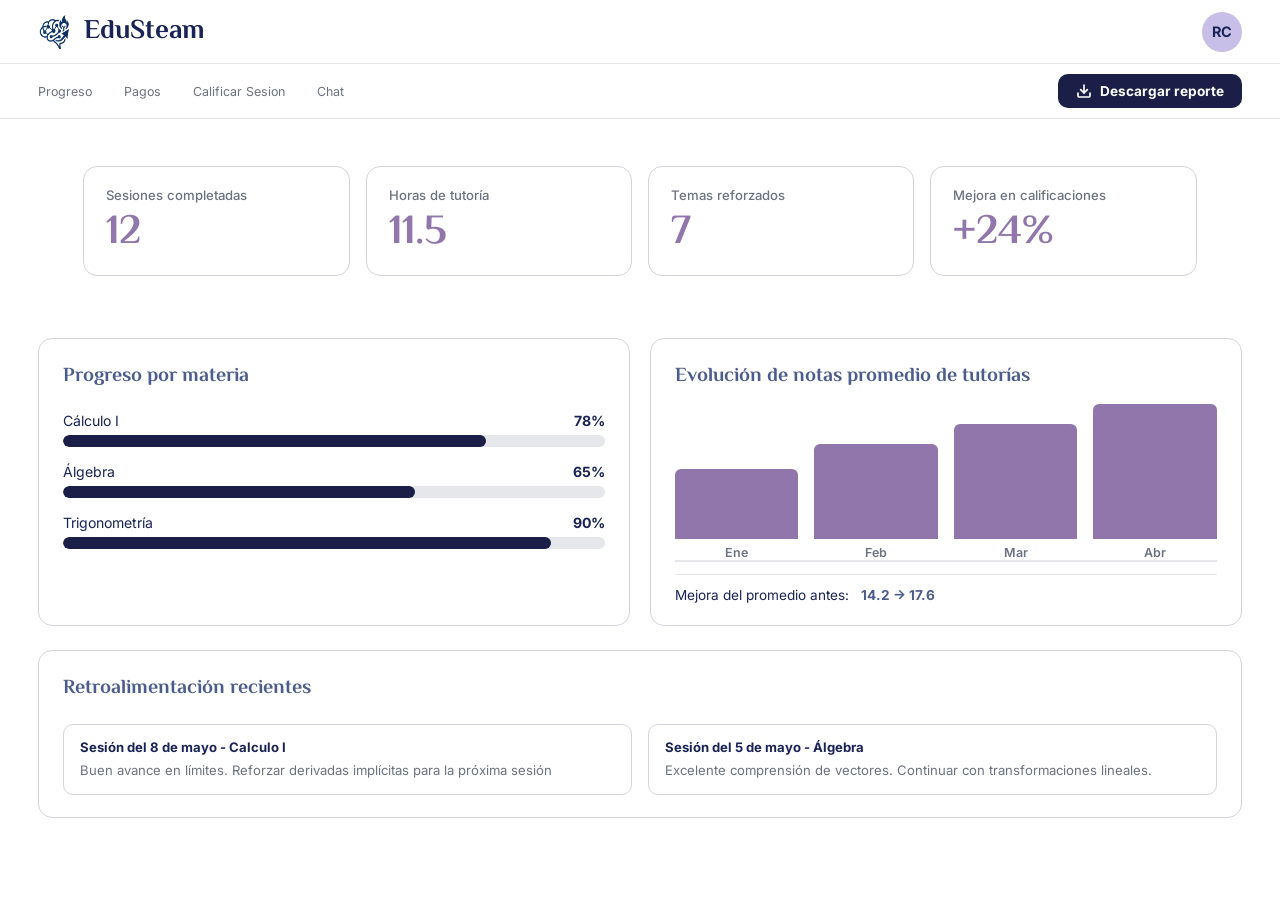
<file: progreso.html>
<!DOCTYPE html>
<html lang="es">
<head>
  <meta charset="UTF-8"/>
  <meta name="viewport" content="width=device-width, initial-scale=1.0"/>
  <title>Mi Progreso - EduSteam</title>
  <link href="https://fonts.googleapis.com/css2?family=El+Messiri:wght@400;500;600;700&family=Inter:wght@400;500;600;700&display=swap" rel="stylesheet"/>
  <link rel="stylesheet" href="style.css"/>
  <style>
    /* ── layout ── */
    body { background: #fff; }

    .app-nav {
      display: flex;
      align-items: center;
      justify-content: space-between;
      padding: 0 clamp(20px,3vw,48px);
      height: 64px;
      border-bottom: 1px solid #e5e7eb;
      background: #fff;
    }
    .app-logo { display:flex; align-items:center; gap:10px; text-decoration:none; }
    .app-logo img { width:36px; height:36px; }
    .app-logo span { font-family:'El Messiri',sans-serif; font-size:1.7rem; font-weight:700; color:#1a2356; }

    .avatar-btn {
      width:40px; height:40px; border-radius:50%;
      background:#c7bfe8; border:none; cursor:pointer;
      font-family:'Inter',sans-serif; font-weight:700;
      font-size:0.9rem; color:#1a2356;
    }

    .breadcrumb-row {
      display:flex; align-items:center; justify-content:space-between;
      padding:10px clamp(20px,3vw,48px);
      border-bottom:1px solid #e5e7eb;
    }
    .breadcrumb-row .bc { font-size:.85rem; color:#6b7280; }
    .breadcrumb-row .bc a { color:#6b7280; text-decoration:none; }
    .breadcrumb-row .bc span { color:#1a2356; font-weight:500; }

    .btn-export {
      display:flex; align-items:center; gap:8px;
      background:#1B1E47; color:#fff;
      border:none; border-radius:10px;
      padding:9px 18px; font-size:.85rem; font-weight:700;
      cursor:pointer; font-family:'Inter',sans-serif;
      transition:background .2s;
    }
    .btn-export:hover { background:#4C5D8B; }

    @media print {
      .app-nav, .breadcrumb-row { display:none !important; }
      body { background:#fff; -webkit-print-color-adjust:exact; print-color-adjust:exact; }
      .panel, .feedback-section { break-inside:avoid; border:1px solid #ccc !important; }
      .stats-row { display:grid !important; grid-template-columns:1fr 1fr !important; }
      .middle-row { display:grid !important; grid-template-columns:1fr 1fr !important; }
      .bar-fill { -webkit-print-color-adjust:exact; print-color-adjust:exact; }
      .bar-rect { -webkit-print-color-adjust:exact; print-color-adjust:exact; }
    }

    .page-body {
      padding: clamp(20px,2.5vw,40px) clamp(20px,3vw,48px);
      display:flex; flex-direction:column; gap:24px;
    }

    /* ── stat cards ── */
    .stats-row {
      display:grid;
      grid-template-columns:repeat(4,1fr);
      gap:16px;
    }
    .stat-card-p {
      border:1.5px solid #d1d5db;
      border-radius:14px;
      padding:20px 22px;
      background:#fff;
    }
    .stat-card-p .label {
      font-size:0.82rem; color:#6b7280; font-weight:500; margin-bottom:10px;
    }
    .stat-card-p .value {
      font-family:'El Messiri',sans-serif;
      font-size:2.6rem; font-weight:700;
      color:#9176AB; line-height:1;
    }

    /* ── middle row ── */
    .middle-row {
      display:grid;
      grid-template-columns:1fr 1fr;
      gap:20px;
    }

    .panel {
      border:1.5px solid #d1d5db;
      border-radius:14px;
      padding:22px 24px;
      background:#fff;
    }
    .panel-title {
      font-family:'El Messiri',sans-serif;
      font-size:1.25rem; font-weight:700;
      color:#4C5D8B; margin-bottom:20px;
    }

    /* progress bars */
    .subject-row { margin-bottom:16px; }
    .subject-header {
      display:flex; justify-content:space-between;
      margin-bottom:6px;
      font-size:0.88rem; color:#1a2356;
    }
    .subject-header span:last-child { font-weight:700; color:#1a2356; }
    .bar-track {
      height:12px; background:#e5e7eb; border-radius:99px; overflow:hidden;
    }
    .bar-fill {
      height:100%; border-radius:99px;
      background:#1B1E47;
      transition: width 1s ease;
    }

    /* bar chart */
    .bar-chart {
      display:flex; align-items:flex-end; gap:16px;
      height:150px; margin-bottom:12px;
      border-bottom: 2px solid #e5e7eb;
      padding-bottom: 0;
    }
    .bar-col {
      display:flex; flex-direction:column; align-items:center; gap:0;
      flex:1;
    }
    .bar-rect {
      width:100%; border-radius:6px 6px 0 0;
      background:#9176AB;
      display:block;
    }
    .bar-label { font-size:0.78rem; color:#6b7280; font-weight:600; margin-top:6px; }

    .chart-footer {
      font-size:0.85rem; color:#1a2356;
      display:flex; gap:12px; align-items:center;
      padding-top:12px; border-top:1px solid #e5e7eb;
    }
    .chart-footer strong { color:#4C5D8B; font-weight:700; }

    /* feedback */
    .feedback-section {
      border:1.5px solid #d1d5db;
      border-radius:14px;
      padding:22px 24px;
      background:#fff;
    }
    .feedback-grid {
      display:grid;
      grid-template-columns:1fr 1fr;
      gap:16px;
      margin-top:16px;
    }
    .feedback-card {
      border:1.5px solid #d1d5db;
      border-radius:10px;
      padding:14px 16px;
    }
    .feedback-card .fb-title {
      font-size:0.82rem; font-weight:700; color:#1a2356; margin-bottom:6px;
    }
    .feedback-card p {
      font-size:0.82rem; color:#6b7280; line-height:1.45;
    }

    @media(max-width:900px){
      .stats-row { grid-template-columns:1fr 1fr; }
      .middle-row { grid-template-columns:1fr; }
      .feedback-grid { grid-template-columns:1fr; }
    }
    @media(max-width:520px){
      .stats-row { grid-template-columns:1fr; }
    }
  </style>
</head>
<body>

  <nav class="app-nav">
    <a class="app-logo" href="index.html">
      <img src="images/logo.png" alt="EduSteam">
      <span>EduSteam</span>
    </a>

    <div class="profile-dropdown">
      <button class="avatar-btn" id="profileButton" aria-haspopup="true" aria-expanded="false">RC</button>

      <div class="profile-menu" id="profileMenu" role="menu">
        <div class="menu-title">Seleccionar perfil</div>
        <button type="button" data-profile="Estudiante">Estudiante</button>
        <button type="button" data-profile="Tutor">Tutor</button>
        <button type="button" data-profile="Padre de Familia">Padre de Familia</button>
      </div>
    </div>
  </nav>


  <!-- BREADCRUMB + EXPORT -->
  <div class="breadcrumb-row">
    <div class="bc">
    <ul class="nav-links">
      <li><a href="progreso.html">Progreso </a></li>
      <li><a href="saldo_pagos.html">Pagos </a></li>
      <li><a href="calificar_sesion.html">Calificar Sesion</a></li>
            <li><a href="mensajes.html">Chat</a></li>
    </ul>
    </div>
    <button class="btn-export" onclick="window.print()">
      <svg width="15" height="15" viewBox="0 0 24 24" fill="none" stroke="currentColor" stroke-width="2.5" stroke-linecap="round" stroke-linejoin="round">
        <path d="M21 15v4a2 2 0 0 1-2 2H5a2 2 0 0 1-2-2v-4"/>
        <polyline points="7 10 12 15 17 10"/>
        <line x1="12" y1="15" x2="12" y2="3"/>
      </svg>
      Descargar reporte
    </button>
  </div>

  <!-- BODY -->
  <div class="page-body">

    <!-- STATS -->
    <div class="stats-row">
      <div class="stat-card-p">
        <div class="label">Sesiones completadas</div>
        <div class="value">12</div>
      </div>
      <div class="stat-card-p">
        <div class="label">Horas de tutoría</div>
        <div class="value">11.5</div>
      </div>
      <div class="stat-card-p">
        <div class="label">Temas reforzados</div>
        <div class="value">7</div>
      </div>
      <div class="stat-card-p">
        <div class="label">Mejora en calificaciones</div>
        <div class="value">+24%</div>
      </div>
    </div>

    <!-- MIDDLE -->
    <div class="middle-row">

      <!-- Progreso por materia -->
      <div class="panel">
        <div class="panel-title">Progreso por materia</div>

        <div class="subject-row">
          <div class="subject-header"><span>Cálculo I</span><span>78%</span></div>
          <div class="bar-track"><div class="bar-fill" style="width:78%"></div></div>
        </div>

        <div class="subject-row">
          <div class="subject-header"><span>Álgebra</span><span>65%</span></div>
          <div class="bar-track"><div class="bar-fill" style="width:65%"></div></div>
        </div>

        <div class="subject-row">
          <div class="subject-header"><span>Trigonometría</span><span>90%</span></div>
          <div class="bar-track"><div class="bar-fill" style="width:90%"></div></div>
        </div>
      </div>

      <!-- Evolución de notas -->
      <div class="panel">
        <div class="panel-title">Evolución de notas promedio de tutorías</div>

        <div class="bar-chart">
          <div class="bar-col">
            <div class="bar-rect" style="height:70px"></div>
            <div class="bar-label">Ene</div>
          </div>
          <div class="bar-col">
            <div class="bar-rect" style="height:95px"></div>
            <div class="bar-label">Feb</div>
          </div>
          <div class="bar-col">
            <div class="bar-rect" style="height:115px"></div>
            <div class="bar-label">Mar</div>
          </div>
          <div class="bar-col">
            <div class="bar-rect" style="height:135px"></div>
            <div class="bar-label">Abr</div>
          </div>
        </div>

        <div class="chart-footer">
          <span>Mejora del promedio antes:</span>
          <strong>14.2 → 17.6</strong>
        </div>
      </div>

    </div>

    <!-- FEEDBACK -->
    <div class="feedback-section">
      <div class="panel-title">Retroalimentación recientes</div>
      <div class="feedback-grid">
        <div class="feedback-card">
          <div class="fb-title">Sesión del 8 de mayo - Calculo I</div>
          <p>Buen avance en límites. Reforzar derivadas implícitas para la próxima sesión</p>
        </div>
        <div class="feedback-card">
          <div class="fb-title">Sesión del 5 de mayo - Álgebra</div>
          <p>Excelente comprensión de vectores. Continuar con transformaciones lineales.</p>
        </div>
      </div>
    </div>

  </div>
  <script>
    const profileButton = document.getElementById('profileButton');
    const profileMenu = document.getElementById('profileMenu');

    if (profileButton && profileMenu) {
      profileButton.addEventListener('click', (event) => {
        event.stopPropagation();
        const expanded = profileButton.getAttribute('aria-expanded') === 'true';
        profileButton.setAttribute('aria-expanded', String(!expanded));
        profileMenu.classList.toggle('active');
      });

      const profileItems = profileMenu.querySelectorAll('button[data-profile]');
      profileItems.forEach((item) => {
        item.addEventListener('click', selectProfile);
      });

      document.addEventListener('click', (event) => {
        if (!profileMenu.classList.contains('active')) return;
        if (!profileButton.contains(event.target) && !profileMenu.contains(event.target)) {
          profileMenu.classList.remove('active');
          profileButton.setAttribute('aria-expanded', 'false');
        }
      });
    }

    function selectProfile(event) {
      const profile = event.currentTarget.dataset.profile;

      const targetPages = {
        'Estudiante': 'perfil_estudiante.html',
        'Tutor': 'estadisticas_tutor.html',
        'Padre de Familia': 'seguimiento_padre.html'
      };

      profileMenu.classList.remove('active');
      profileButton.setAttribute('aria-expanded', 'false');

      if (targetPages[profile]) {
        window.location.href = targetPages[profile];
      }
    }

    function selectProfile(event) {
      const profile = event.currentTarget.dataset.profile;
      if (!profile) return;
      const targetPages = {
        'Estudiante': 'progreso.html',
        'Tutor': 'estadisticas_tutor.html',
        'Padre de Familia': 'seguimiento_padre.html'
      };
      profileMenu.classList.remove('active');
      profileButton.setAttribute('aria-expanded', 'false');
      const targetPage = targetPages[profile];
      if (targetPage) {
        window.location.href = targetPage;
      }
    }
  </script>
</body>
</html>
</file>
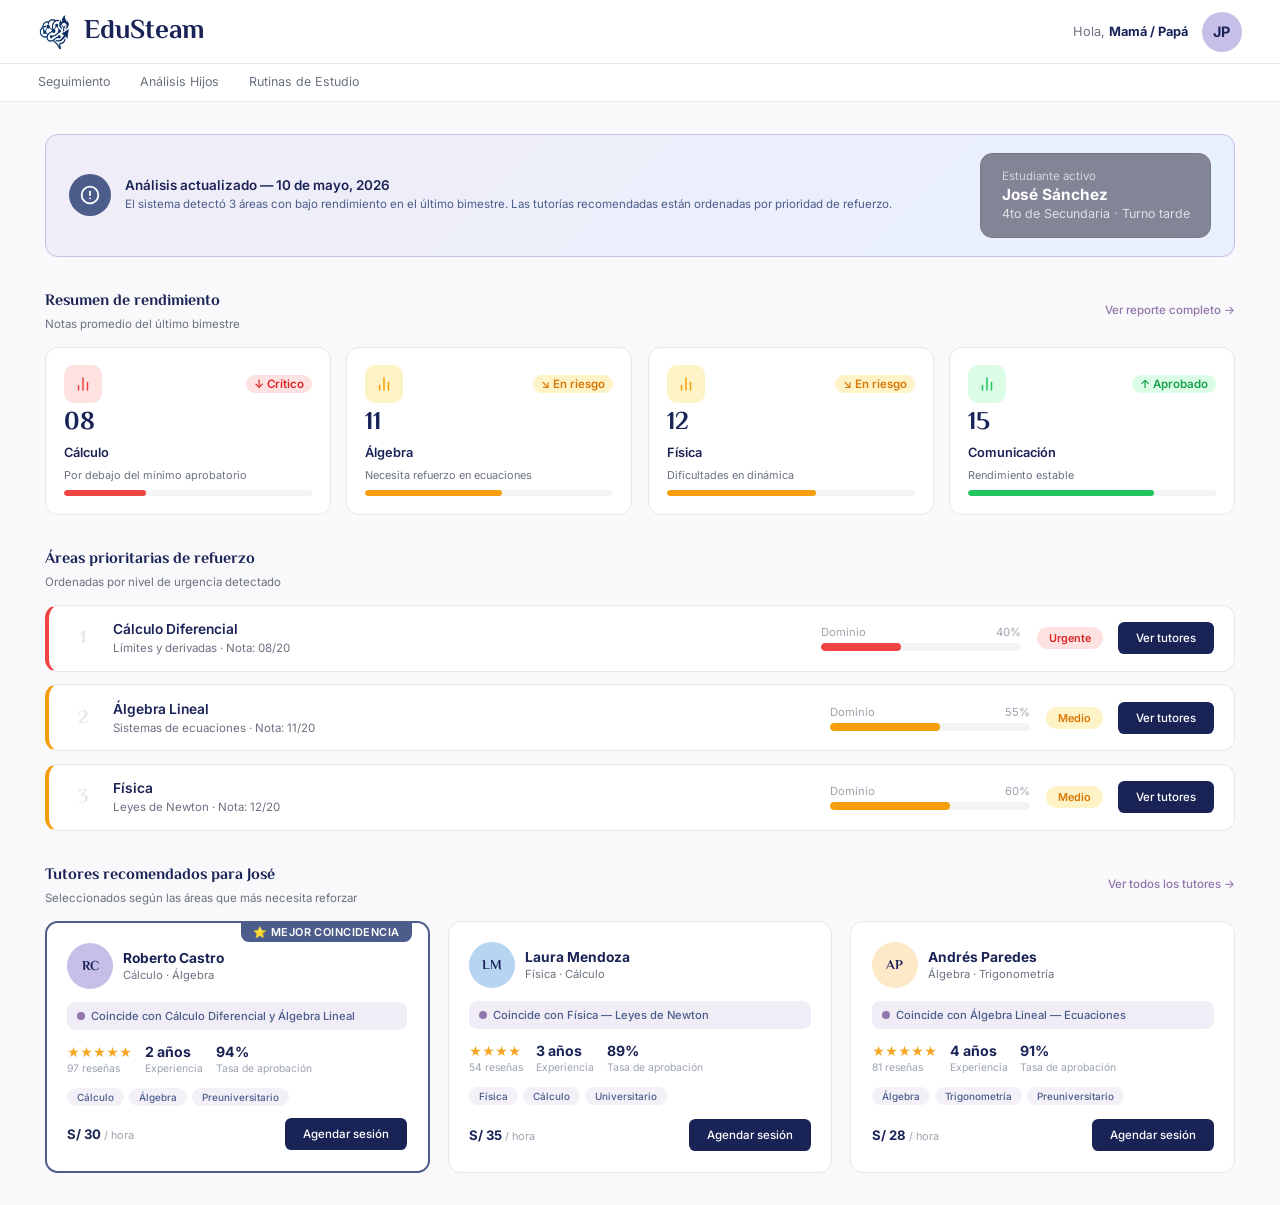
<file: recomendaciones_padre.html>
<!DOCTYPE html>
<html lang="es">
<head>
  <meta charset="UTF-8" />
  <meta name="viewport" content="width=device-width, initial-scale=1.0" />
  <title>EduSteam – Recomendaciones para mi hijo</title>
  <link rel="preconnect" href="https://fonts.googleapis.com" />
  <link rel="preconnect" href="https://fonts.gstatic.com" crossorigin />
  <link href="https://fonts.googleapis.com/css2?family=El+Messiri:wght@400;700;900&family=Inter:wght@300;400;500;600;700&display=swap" rel="stylesheet" />
  <style>
    *, *::before, *::after { box-sizing: border-box; margin: 0; padding: 0; }

    body {
      font-family: 'Inter', sans-serif;
      background: #f9f9fb;
      color: #1a2356;
    }

    /* ══════════════════════════════
       NAVBAR
    ══════════════════════════════ */
    nav {
      display: flex;
      align-items: center;
      justify-content: space-between;
      padding: 0 clamp(20px, 3vw, 48px);
      height: 64px;
      border-bottom: 1px solid #e5e7eb;
      background: #fff;
      position: sticky;
      top: 0;
      z-index: 100;
    }

    .logo { display: flex; align-items: center; gap: 10px; text-decoration: none; }

    .logo-text {
      font-family: 'El Messiri', sans-serif;
      font-size: 1.7rem;
      font-weight: 700;
      color: #1a2356;
    }

    .logo-icon {
      width: 36px;
      height: 36px;
    }

    .nav-right { display: flex; align-items: center; gap: 14px; }

    .nav-greeting {
      font-size: clamp(0.8rem, 0.86vw, 0.96rem);
      color: #6b7280;
    }

    .nav-greeting strong { color: #1a2356; }

    .nav-avatar {
      width: 40px;
      height: 40px;
      border-radius: 50%;
      background: #c7bfe8;
      color: #1a2356;
      font-size: 0.9rem;
      font-weight: 700;
      display: flex;
      align-items: center;
      justify-content: center;
      flex-shrink: 0;
    }

    /* ══════════════════════════════
       HERO BANNER
    ══════════════════════════════ */
    .rec-hero {
      background: linear-gradient(120deg, #1a2356 0%, #4C5D8B 60%, #9176AB 100%);
      padding: clamp(28px, 3vw, 52px) clamp(24px, 3.5vw, 80px);
      display: flex;
      align-items: center;
      justify-content: space-between;
      gap: 24px;
    }

    .rec-hero-text { display: flex; flex-direction: column; gap: 10px; }

    .rec-hero-tag {
      display: inline-flex;
      align-items: center;
      gap: 6px;
      background: rgba(255,255,255,0.15);
      color: #fff;
      font-size: clamp(0.7rem, 0.76vw, 0.86rem);
      font-weight: 500;
      padding: 4px 14px;
      border-radius: 999px;
      width: fit-content;
      letter-spacing: 0.04em;
    }

    .rec-hero-title {
      font-family: 'El Messiri', sans-serif;
      font-size: clamp(1.4rem, 2.2vw, 2.6rem);
      font-weight: 700;
      color: #fff;
      line-height: 1.2;
    }

    .rec-hero-title span { color: #c7bfe8; }

    .rec-hero-sub {
      font-size: clamp(0.8rem, 0.88vw, 1rem);
      color: rgba(255,255,255,0.75);
      max-width: 480px;
      line-height: 1.6;
    }

    /* Alumno selector */
    .alumno-selector {
      display: flex;
      align-items: center;
      gap: 10px;
      background: rgba(63, 63, 82, 0.6);
      border: 1.5px solid rgba(106, 77, 77, 0.25);
      border-radius: clamp(10px, 1vw, 16px);
      padding: clamp(12px, 1.2vw, 20px) clamp(16px, 1.6vw, 24px);
      min-width: 0px;
    }

    .alumno-avatar {
      width: 48px;
      height: 48px;
      border-radius: 50%;
      background: #0b071d;
      display: flex;
      align-items: center;
      justify-content: center;
      font-family: 'El Messiri', sans-serif;
      font-weight: 700;
      font-size: 1rem;
      color: #1a2356;
      flex-shrink: 0;
    }

    .alumno-info { display: flex; flex-direction: column; gap: 2px; }

    .alumno-label {
      font-size: 0.72rem;
      color: rgba(255,255,255,0.65);
      font-weight: 400;
    }

    .alumno-name {
      font-size: 0.96rem;
      font-weight: 700;
      color: #fff;
    }

    .alumno-grado {
      font-size: 0.78rem;
      color: rgba(255,255,255,0.75);
    }

    /* ══════════════════════════════
       CONTENIDO PRINCIPAL
    ══════════════════════════════ */
    .rec-main {
      padding: clamp(24px, 2.5vw, 44px) clamp(24px, 3.5vw, 80px);
      display: flex;
      flex-direction: column;
      gap: clamp(24px, 2.5vw, 40px);
    }

    /* ── Sección título ── */
    .section-header {
      display: flex;
      align-items: center;
      justify-content: space-between;
    }

    .section-title {
      font-family: 'El Messiri', sans-serif;
      font-size: clamp(1rem, 1.15vw, 1.3rem);
      font-weight: 700;
      color: #1a2356;
    }

    .section-sub {
      font-size: clamp(0.72rem, 0.78vw, 0.88rem);
      color: #6b7280;
      margin-top: 3px;
    }

    .ver-todo-link {
      font-size: clamp(0.72rem, 0.78vw, 0.88rem);
      color: #9176AB;
      text-decoration: none;
      font-weight: 500;
    }

    .ver-todo-link:hover { text-decoration: underline; }

    /* ══════════════════════════════
       RESUMEN DE RENDIMIENTO
    ══════════════════════════════ */
    .rendimiento-grid {
      display: grid;
      grid-template-columns: repeat(4, 1fr);
      gap: clamp(12px, 1.2vw, 18px);
    }

    .rend-card {
      background: #fff;
      border: 1.5px solid #e5e7eb;
      border-radius: clamp(10px, 1vw, 16px);
      padding: clamp(14px, 1.4vw, 22px);
      display: flex;
      flex-direction: column;
      gap: 8px;
    }

    .rend-card-top {
      display: flex;
      align-items: center;
      justify-content: space-between;
    }

    .rend-icon-wrap {
      width: 38px;
      height: 38px;
      border-radius: 10px;
      display: flex;
      align-items: center;
      justify-content: center;
    }

    .rend-trend {
      font-size: 0.72rem;
      font-weight: 600;
      padding: 2px 8px;
      border-radius: 999px;
    }

    .trend--up   { background: #dcfce7; color: #16a34a; }
    .trend--down { background: #fee2e2; color: #dc2626; }
    .trend--mid  { background: #fef3c7; color: #d97706; }

    .rend-valor {
      font-family: 'El Messiri', sans-serif;
      font-size: clamp(1.6rem, 2vw, 2.4rem);
      font-weight: 700;
      color: #1a2356;
      line-height: 1;
    }

    .rend-materia {
      font-size: clamp(0.8rem, 0.86vw, 0.96rem);
      font-weight: 600;
      color: #1a2356;
    }

    .rend-desc {
      font-size: clamp(0.68rem, 0.74vw, 0.82rem);
      color: #6b7280;
    }

    /* Barra de progreso */
    .rend-bar-wrap {
      height: 6px;
      background: #f3f4f6;
      border-radius: 999px;
      overflow: hidden;
    }

    .rend-bar {
      height: 100%;
      border-radius: 999px;
      transition: width .6s ease;
    }

    /* ══════════════════════════════
       ÁREAS PRIORITARIAS
    ══════════════════════════════ */
    .prioridad-list {
      display: flex;
      flex-direction: column;
      gap: clamp(10px, 1vw, 14px);
    }

    .prioridad-item {
      background: #fff;
      border: 1.5px solid #e5e7eb;
      border-radius: clamp(10px, 1vw, 14px);
      padding: clamp(12px, 1.2vw, 18px) clamp(16px, 1.6vw, 24px);
      display: flex;
      align-items: center;
      gap: clamp(12px, 1.2vw, 20px);
    }

    .prioridad-item.prioridad--alta  { border-left: 4px solid #ef4444; }
    .prioridad-item.prioridad--media { border-left: 4px solid #f59e0b; }
    .prioridad-item.prioridad--baja  { border-left: 4px solid #22c55e; }

    .prio-rank {
      font-family: 'El Messiri', sans-serif;
      font-size: clamp(1.2rem, 1.4vw, 1.7rem);
      font-weight: 700;
      color: #e5e7eb;
      width: 28px;
      text-align: center;
      flex-shrink: 0;
    }

    .prio-info { flex: 1; display: flex; flex-direction: column; gap: 4px; }

    .prio-materia {
      font-size: clamp(0.86rem, 0.92vw, 1.02rem);
      font-weight: 600;
      color: #1a2356;
    }

    .prio-tema {
      font-size: clamp(0.72rem, 0.78vw, 0.88rem);
      color: #6b7280;
    }

    .prio-bar-wrap {
      flex: 1;
      max-width: 200px;
    }

    .prio-bar-label {
      display: flex;
      justify-content: space-between;
      font-size: 0.7rem;
      color: #9ca3af;
      margin-bottom: 4px;
    }

    .prio-bar-track {
      height: 8px;
      background: #f3f4f6;
      border-radius: 999px;
      overflow: hidden;
    }

    .prio-bar-fill {
      height: 100%;
      border-radius: 999px;
    }

    .fill--alta  { background: #ef4444; }
    .fill--media { background: #f59e0b; }
    .fill--baja  { background: #22c55e; }

    .prio-badge {
      font-size: clamp(0.68rem, 0.72vw, 0.8rem);
      font-weight: 600;
      padding: 4px 12px;
      border-radius: 999px;
      white-space: nowrap;
      flex-shrink: 0;
    }

    .prio-badge--alta  { background: #fee2e2; color: #dc2626; }
    .prio-badge--media { background: #fef3c7; color: #d97706; }
    .prio-badge--baja  { background: #dcfce7; color: #16a34a; }

    .prio-btn {
      background: #1a2356;
      color: #fff;
      border: none;
      border-radius: clamp(6px, 0.5vw, 9px);
      padding: clamp(7px, 0.7vw, 10px) clamp(14px, 1.4vw, 20px);
      font-family: 'Inter', sans-serif;
      font-size: clamp(0.72rem, 0.76vw, 0.86rem);
      font-weight: 500;
      cursor: pointer;
      transition: opacity .2s;
      white-space: nowrap;
      flex-shrink: 0;
    }

    .prio-btn:hover { opacity: 0.85; }

    /* ══════════════════════════════
       TUTORES RECOMENDADOS
    ══════════════════════════════ */
    .tutores-rec-grid {
      display: grid;
      grid-template-columns: repeat(3, 1fr);
      gap: clamp(14px, 1.4vw, 22px);
    }

    .tutor-rec-card {
      background: #fff;
      border: 1.5px solid #e5e7eb;
      border-radius: clamp(10px, 1vw, 16px);
      padding: clamp(16px, 1.6vw, 24px);
      display: flex;
      flex-direction: column;
      gap: clamp(10px, 1vw, 14px);
      transition: box-shadow .2s, border-color .2s;
      position: relative;
    }

    .tutor-rec-card:hover {
      box-shadow: 0 4px 22px rgba(145,118,171,0.14);
      border-color: #c7bfe8;
    }

    .tutor-rec-card.card--destacado {
      border-color: #4C5D8B;
      border-width: 2px;
    }

    .card-destacado-tag {
      position: absolute;
      top: -1px;
      right: 16px;
      background: #4C5D8B;
      color: #fff;
      font-size: 0.68rem;
      font-weight: 600;
      padding: 3px 12px;
      border-radius: 0 0 8px 8px;
      letter-spacing: 0.04em;
    }

    .tutor-rec-header {
      display: flex;
      align-items: center;
      gap: 10px;
    }

    .tutor-rec-avatar {
      width: clamp(40px, 3.6vw, 52px);
      height: clamp(40px, 3.6vw, 52px);
      border-radius: 50%;
      display: flex;
      align-items: center;
      justify-content: center;
      font-family: 'El Messiri', sans-serif;
      font-weight: 700;
      font-size: clamp(0.85rem, 0.92vw, 1.05rem);
      color: #1a2356;
      flex-shrink: 0;
    }

    .tutor-rec-info { display: flex; flex-direction: column; gap: 2px; }

    .tutor-rec-name {
      font-size: clamp(0.86rem, 0.92vw, 1.02rem);
      font-weight: 700;
      color: #1a2356;
    }

    .tutor-rec-materia {
      font-size: clamp(0.7rem, 0.76vw, 0.86rem);
      color: #6b7280;
    }

    .tutor-rec-match {
      display: flex;
      align-items: center;
      gap: 6px;
      background: #f0edf7;
      border-radius: 8px;
      padding: 7px 10px;
      font-size: clamp(0.7rem, 0.76vw, 0.84rem);
      color: #4C5D8B;
      font-weight: 500;
    }

    .match-dot {
      width: 8px;
      height: 8px;
      border-radius: 50%;
      background: #9176AB;
      flex-shrink: 0;
    }

    .tutor-rec-stats {
      display: flex;
      gap: clamp(10px, 1vw, 16px);
    }

    .rec-stat {
      display: flex;
      flex-direction: column;
      gap: 2px;
    }

    .rec-stat-val {
      font-size: clamp(0.88rem, 0.94vw, 1.05rem);
      font-weight: 700;
      color: #1a2356;
    }

    .rec-stat-label {
      font-size: clamp(0.65rem, 0.7vw, 0.78rem);
      color: #9ca3af;
    }

    .tutor-rec-tags {
      display: flex;
      flex-wrap: wrap;
      gap: 5px;
    }

    .rec-tag {
      background: #f3f0f8;
      color: #4C5D8B;
      font-size: clamp(0.62rem, 0.68vw, 0.78rem);
      padding: 3px 10px;
      border-radius: 999px;
      font-weight: 500;
    }

    .tutor-rec-footer {
      display: flex;
      align-items: center;
      justify-content: space-between;
      margin-top: auto;
    }

    .tutor-rec-price {
      font-size: clamp(0.82rem, 0.88vw, 1rem);
      font-weight: 700;
      color: #1a2356;
    }

    .tutor-rec-price span {
      font-size: clamp(0.68rem, 0.72vw, 0.8rem);
      font-weight: 400;
      color: #9ca3af;
    }

    .btn-agendar {
      background: #1a2356;
      color: #fff;
      border: none;
      border-radius: clamp(6px, 0.5vw, 9px);
      padding: clamp(7px, 0.7vw, 10px) clamp(14px, 1.4vw, 20px);
      font-family: 'Inter', sans-serif;
      font-size: clamp(0.72rem, 0.76vw, 0.86rem);
      font-weight: 500;
      cursor: pointer;
      transition: opacity .2s;
    }

    .btn-agendar:hover { opacity: 0.85; }

    .stars-sm { color: #f5a623; font-size: 0.78rem; }

    /* ══════════════════════════════
       AVISO INFORMATIVO
    ══════════════════════════════ */
    .rec-aviso {
      background: linear-gradient(135deg, #f0edf7 0%, #e8f0fe 100%);
      border: 1.5px solid #c7bfe8;
      border-radius: clamp(10px, 1vw, 16px);
      padding: clamp(14px, 1.4vw, 22px) clamp(18px, 1.8vw, 28px);
      display: flex;
      align-items: center;
      justify-content: space-between;
      gap: 14px;
    }

    .aviso-icon {
      width: 42px;
      height: 42px;
      background: #4C5D8B;
      border-radius: 50%;
      display: flex;
      align-items: center;
      justify-content: center;
      flex-shrink: 0;
    }

    .aviso-text { display: flex; flex-direction: column; gap: 3px; }

    .aviso-title {
      font-size: clamp(0.84rem, 0.9vw, 1rem);
      font-weight: 600;
      color: #1a2356;
    }

    .aviso-desc {
      font-size: clamp(0.72rem, 0.78vw, 0.88rem);
      color: #4C5D8B;
      line-height: 1.5;
    }

    /* ══════════════════════════════
       RESPONSIVE
    ══════════════════════════════ */
    @media (max-width: 1100px) {
      .tutores-rec-grid { grid-template-columns: repeat(2, 1fr); }
      .rendimiento-grid { grid-template-columns: repeat(2, 1fr); }
    }

    @media (max-width: 720px) {
      .tutores-rec-grid { grid-template-columns: 1fr; }
      .rendimiento-grid { grid-template-columns: repeat(2, 1fr); }
      .rec-hero { flex-direction: column; align-items: flex-start; }
      .prio-bar-wrap { display: none; }
    }

    @media (max-width: 480px) {
      .rendimiento-grid { grid-template-columns: 1fr; }
    }

    /* ══════════════════════════════
       BARRA NAVEGACIÓN SECUNDARIA
    ══════════════════════════════ */
    .breadcrumb-row {
      display: flex;
      align-items: center;
      justify-content: space-between;
      padding: 0 clamp(20px, 3vw, 48px);
      border-bottom: 1px solid #e5e7eb;
      background: #fff;
    }

    .bc { width: 100%; }

    .sub-nav-links {
      display: flex;
      align-items: center;
      gap: 30px;
      list-style: none;
      margin: 0;
      padding: 0;
    }

    .sub-nav-links li { margin: 0; padding: 0; }

    .sub-nav-links a {
      display: block;
      padding: 10px 0;
      text-decoration: none;
      color: #6b7280;
      font-size: clamp(0.78rem, 0.85vw, 1.05rem);
      font-weight: 400;
      border-bottom: 2px solid transparent;
      transition: color .2s, border-color .2s;
    }

    .sub-nav-links a:hover { color: #1a2356; }

    .sub-nav-links a.sub-active {
      color: #9176AB;
      border-bottom-color: #9176AB;
      font-weight: 500;
    }
  </style>
</head>
<body>

  <!-- ══════════════════════════════
       NAVBAR
  ══════════════════════════════ -->
  <nav>
    <a href="index.html" class="logo">
      <img src="images/logo.png" alt="Logo EduSteam" class="logo-icon" />
      <span class="logo-text">EduSteam</span>
    </a>
    <div class="nav-right">
      <span class="nav-greeting">Hola, <strong>Mamá / Papá</strong></span>
      <div class="nav-avatar">JP</div>
    </div>
  </nav>

  <!-- ══════════════════════════════
       BARRA NAVEGACIÓN SECUNDARIA
  ══════════════════════════════ -->
  <div class="breadcrumb-row">
    <div class="bc">
      <ul class="sub-nav-links">
        <li><a href="seguimiento_padre.html">Seguimiento</a></li>
        <li><a href="recomendaciones_padre.html">Análisis Hijos</a></li>
         <li><a href="rutina_estudiante.html">Rutinas de Estudio</a></li>
      </ul>
    </div>
  </div>

  <!-- ══════════════════════════════
       CONTENIDO PRINCIPAL
  ══════════════════════════════ -->
  <main class="rec-main">

    <!-- ── AVISO SISTEMA ── -->
    <div class="rec-aviso">
      <div style="display: flex; align-items: center; gap: 14px;">
        <div class="aviso-icon">
          <svg width="20" height="20" viewBox="0 0 24 24" fill="none" stroke="#fff" stroke-width="2.2" stroke-linecap="round" stroke-linejoin="round">
            <circle cx="12" cy="12" r="10"/><line x1="12" y1="8" x2="12" y2="12"/><line x1="12" y1="16" x2="12.01" y2="16"/>
          </svg>
        </div>
        <div class="aviso-text">
          <span class="aviso-title">Análisis actualizado — 10 de mayo, 2026</span>
          <span class="aviso-desc">El sistema detectó 3 áreas con bajo rendimiento en el último bimestre. Las tutorías recomendadas están ordenadas por prioridad de refuerzo.</span>
        </div>
      </div>
      <div class="alumno-selector">
        <div class="alumno-info">
          <span class="alumno-label">Estudiante activo</span>
          <span class="alumno-name">José Sánchez</span>
          <span class="alumno-grado">4to de Secundaria · Turno tarde</span>
        </div>
      </div>
    </div>
   
  </div>
    <!-- ── RESUMEN DE RENDIMIENTO ── -->
    <div>
      <div class="section-header">
        <div>
          <p class="section-title">Resumen de rendimiento</p>
          <p class="section-sub">Notas promedio del último bimestre</p>
        </div>
        <a href="#" class="ver-todo-link">Ver reporte completo →</a>
      </div>

      <div style="height:16px;"></div>

      <div class="rendimiento-grid">

        <div class="rend-card">
          <div class="rend-card-top">
            <div class="rend-icon-wrap" style="background:#fee2e2;">
              <svg width="18" height="18" viewBox="0 0 24 24" fill="none" stroke="#ef4444" stroke-width="2" stroke-linecap="round" stroke-linejoin="round"><line x1="18" y1="20" x2="18" y2="10"/><line x1="12" y1="20" x2="12" y2="4"/><line x1="6" y1="20" x2="6" y2="14"/></svg>
            </div>
            <span class="rend-trend trend--down">↓ Crítico</span>
          </div>
          <div class="rend-valor">08</div>
          <div class="rend-materia">Cálculo</div>
          <div class="rend-desc">Por debajo del mínimo aprobatorio</div>
          <div class="rend-bar-wrap"><div class="rend-bar" style="width:33%;background:#ef4444;"></div></div>
        </div>

        <div class="rend-card">
          <div class="rend-card-top">
            <div class="rend-icon-wrap" style="background:#fef3c7;">
              <svg width="18" height="18" viewBox="0 0 24 24" fill="none" stroke="#f59e0b" stroke-width="2" stroke-linecap="round" stroke-linejoin="round"><line x1="18" y1="20" x2="18" y2="10"/><line x1="12" y1="20" x2="12" y2="4"/><line x1="6" y1="20" x2="6" y2="14"/></svg>
            </div>
            <span class="rend-trend trend--mid">↘ En riesgo</span>
          </div>
          <div class="rend-valor">11</div>
          <div class="rend-materia">Álgebra</div>
          <div class="rend-desc">Necesita refuerzo en ecuaciones</div>
          <div class="rend-bar-wrap"><div class="rend-bar" style="width:55%;background:#f59e0b;"></div></div>
        </div>

        <div class="rend-card">
          <div class="rend-card-top">
            <div class="rend-icon-wrap" style="background:#fef3c7;">
              <svg width="18" height="18" viewBox="0 0 24 24" fill="none" stroke="#f59e0b" stroke-width="2" stroke-linecap="round" stroke-linejoin="round"><line x1="18" y1="20" x2="18" y2="10"/><line x1="12" y1="20" x2="12" y2="4"/><line x1="6" y1="20" x2="6" y2="14"/></svg>
            </div>
            <span class="rend-trend trend--mid">↘ En riesgo</span>
          </div>
          <div class="rend-valor">12</div>
          <div class="rend-materia">Física</div>
          <div class="rend-desc">Dificultades en dinámica</div>
          <div class="rend-bar-wrap"><div class="rend-bar" style="width:60%;background:#f59e0b;"></div></div>
        </div>

        <div class="rend-card">
          <div class="rend-card-top">
            <div class="rend-icon-wrap" style="background:#dcfce7;">
              <svg width="18" height="18" viewBox="0 0 24 24" fill="none" stroke="#22c55e" stroke-width="2" stroke-linecap="round" stroke-linejoin="round"><line x1="18" y1="20" x2="18" y2="10"/><line x1="12" y1="20" x2="12" y2="4"/><line x1="6" y1="20" x2="6" y2="14"/></svg>
            </div>
            <span class="rend-trend trend--up">↑ Aprobado</span>
          </div>
          <div class="rend-valor">15</div>
          <div class="rend-materia">Comunicación</div>
          <div class="rend-desc">Rendimiento estable</div>
          <div class="rend-bar-wrap"><div class="rend-bar" style="width:75%;background:#22c55e;"></div></div>
        </div>

      </div>
    </div>

    <!-- ── ÁREAS PRIORITARIAS DE REFUERZO ── -->
    <div>
      <div class="section-header">
        <div>
          <p class="section-title">Áreas prioritarias de refuerzo</p>
          <p class="section-sub">Ordenadas por nivel de urgencia detectado</p>
        </div>
      </div>

      <div style="height:16px;"></div>

      <div class="prioridad-list">

        <div class="prioridad-item prioridad--alta">
          <div class="prio-rank">1</div>
          <div class="prio-info">
            <span class="prio-materia">Cálculo Diferencial</span>
            <span class="prio-tema">Límites y derivadas · Nota: 08/20</span>
          </div>
          <div class="prio-bar-wrap">
            <div class="prio-bar-label"><span>Dominio</span><span>40%</span></div>
            <div class="prio-bar-track"><div class="prio-bar-fill fill--alta" style="width:40%;"></div></div>
          </div>
          <span class="prio-badge prio-badge--alta">Urgente</span>
          <button class="prio-btn" onclick="document.getElementById('sec-tutores').scrollIntoView({behavior:'smooth'})">Ver tutores</button>
        </div>

        <div class="prioridad-item prioridad--media">
          <div class="prio-rank">2</div>
          <div class="prio-info">
            <span class="prio-materia">Álgebra Lineal</span>
            <span class="prio-tema">Sistemas de ecuaciones · Nota: 11/20</span>
          </div>
          <div class="prio-bar-wrap">
            <div class="prio-bar-label"><span>Dominio</span><span>55%</span></div>
            <div class="prio-bar-track"><div class="prio-bar-fill fill--media" style="width:55%;"></div></div>
          </div>
          <span class="prio-badge prio-badge--media">Medio</span>
          <button class="prio-btn" onclick="document.getElementById('sec-tutores').scrollIntoView({behavior:'smooth'})">Ver tutores</button>
        </div>

        <div class="prioridad-item prioridad--media">
          <div class="prio-rank">3</div>
          <div class="prio-info">
            <span class="prio-materia">Física</span>
            <span class="prio-tema">Leyes de Newton · Nota: 12/20</span>
          </div>
          <div class="prio-bar-wrap">
            <div class="prio-bar-label"><span>Dominio</span><span>60%</span></div>
            <div class="prio-bar-track"><div class="prio-bar-fill fill--media" style="width:60%;"></div></div>
          </div>
          <span class="prio-badge prio-badge--media">Medio</span>
          <button class="prio-btn" onclick="document.getElementById('sec-tutores').scrollIntoView({behavior:'smooth'})">Ver tutores</button>
        </div>

      </div>
    </div>

    <!-- ── TUTORES RECOMENDADOS ── -->
    <div id="sec-tutores">
      <div class="section-header">
        <div>
          <p class="section-title">Tutores recomendados para José</p>
          <p class="section-sub">Seleccionados según las áreas que más necesita reforzar</p>
        </div>
        <a href="buscar_tutores.html" class="ver-todo-link">Ver todos los tutores →</a>
      </div>

      <div style="height:16px;"></div>

      <div class="tutores-rec-grid">

        <!-- Tutor 1 — Destacado -->
        <div class="tutor-rec-card card--destacado">
          <div class="card-destacado-tag">⭐ MEJOR COINCIDENCIA</div>
          <div class="tutor-rec-header">
            <div class="tutor-rec-avatar" style="background:#c7bfe8;">RC</div>
            <div class="tutor-rec-info">
              <span class="tutor-rec-name">Roberto Castro</span>
              <span class="tutor-rec-materia">Cálculo · Álgebra</span>
            </div>
          </div>
          <div class="tutor-rec-match">
            <div class="match-dot"></div>
            Coincide con Cálculo Diferencial y Álgebra Lineal
          </div>
          <div class="tutor-rec-stats">
            <div class="rec-stat">
              <span class="rec-stat-val"><span class="stars-sm">★★★★★</span></span>
              <span class="rec-stat-label">97 reseñas</span>
            </div>
            <div class="rec-stat">
              <span class="rec-stat-val">2 años</span>
              <span class="rec-stat-label">Experiencia</span>
            </div>
            <div class="rec-stat">
              <span class="rec-stat-val">94%</span>
              <span class="rec-stat-label">Tasa de aprobación</span>
            </div>
          </div>
          <div class="tutor-rec-tags">
            <span class="rec-tag">Cálculo</span>
            <span class="rec-tag">Álgebra</span>
            <span class="rec-tag">Preuniversitario</span>
          </div>
          <div class="tutor-rec-footer">
            <div class="tutor-rec-price">S/ 30 <span>/ hora</span></div>
            <button class="btn-agendar" onclick="window.location.href='agendar_sesion.html'">Agendar sesión</button>
          </div>
        </div>

        <!-- Tutor 2 -->
        <div class="tutor-rec-card">
          <div class="tutor-rec-header">
            <div class="tutor-rec-avatar" style="background:#b7d4f0;">LM</div>
            <div class="tutor-rec-info">
              <span class="tutor-rec-name">Laura Mendoza</span>
              <span class="tutor-rec-materia">Física · Cálculo</span>
            </div>
          </div>
          <div class="tutor-rec-match">
            <div class="match-dot"></div>
            Coincide con Física — Leyes de Newton
          </div>
          <div class="tutor-rec-stats">
            <div class="rec-stat">
              <span class="rec-stat-val"><span class="stars-sm">★★★★</span></span>
              <span class="rec-stat-label">54 reseñas</span>
            </div>
            <div class="rec-stat">
              <span class="rec-stat-val">3 años</span>
              <span class="rec-stat-label">Experiencia</span>
            </div>
            <div class="rec-stat">
              <span class="rec-stat-val">89%</span>
              <span class="rec-stat-label">Tasa de aprobación</span>
            </div>
          </div>
          <div class="tutor-rec-tags">
            <span class="rec-tag">Física</span>
            <span class="rec-tag">Cálculo</span>
            <span class="rec-tag">Universitario</span>
          </div>
          <div class="tutor-rec-footer">
            <div class="tutor-rec-price">S/ 35 <span>/ hora</span></div>
            <button class="btn-agendar">Agendar sesión</button>
          </div>
        </div>

        <!-- Tutor 3 -->
        <div class="tutor-rec-card">
          <div class="tutor-rec-header">
            <div class="tutor-rec-avatar" style="background:#fde8c8;">AP</div>
            <div class="tutor-rec-info">
              <span class="tutor-rec-name">Andrés Paredes</span>
              <span class="tutor-rec-materia">Álgebra · Trigonometría</span>
            </div>
          </div>
          <div class="tutor-rec-match">
            <div class="match-dot"></div>
            Coincide con Álgebra Lineal — Ecuaciones
          </div>
          <div class="tutor-rec-stats">
            <div class="rec-stat">
              <span class="rec-stat-val"><span class="stars-sm">★★★★★</span></span>
              <span class="rec-stat-label">81 reseñas</span>
            </div>
            <div class="rec-stat">
              <span class="rec-stat-val">4 años</span>
              <span class="rec-stat-label">Experiencia</span>
            </div>
            <div class="rec-stat">
              <span class="rec-stat-val">91%</span>
              <span class="rec-stat-label">Tasa de aprobación</span>
            </div>
          </div>
          <div class="tutor-rec-tags">
            <span class="rec-tag">Álgebra</span>
            <span class="rec-tag">Trigonometría</span>
            <span class="rec-tag">Preuniversitario</span>
          </div>
          <div class="tutor-rec-footer">
            <div class="tutor-rec-price">S/ 28 <span>/ hora</span></div>
            <button class="btn-agendar">Agendar sesión</button>
          </div>
        </div>

      </div>
    </div>

  </main>

  <script>
    /* Scroll suave al hacer click en "Ver tutores" de prioridades */
    document.querySelectorAll('.prio-btn').forEach(btn => {
      btn.addEventListener('click', () => {
        document.getElementById('sec-tutores').scrollIntoView({ behavior: 'smooth' });
      });
    });

    /* Botones agendar */
    document.querySelectorAll('.btn-agendar').forEach(btn => {
      btn.addEventListener('click', () => {
        window.location.href = 'agendar_sesion.html';
      });
    });
  </script>

</body>
</html>
</file>
<file: style.css>
*, *::before, *::after {
    box-sizing: border-box;
    margin: 0;
    padding: 0;
}

body {
    font-family: 'Inter', sans-serif;
    background: #fff;
    color: #1a2356;
}

    *, *::before, *::after { box-sizing: border-box; margin: 0; padding: 0; }

    body {
      font-family: 'Inter', sans-serif;
      background: #fff;
      color: #1a2356;
    }

    /* ─── NAVBAR ─── */
    nav {
      display: flex;
      align-items: center;
      justify-content: space-between;
      padding: 0 clamp(24px, 3.5vw, 80px);
      height: clamp(60px, 5vh, 80px);
      border-bottom: 1px solid #e5e7eb;
      background: #fff;
    }

    .logo {
      display: flex;
      align-items: center;
      gap: clamp(8px, 0.6vw, 14px);
      text-decoration: none;
    }

    .logo-icon {
      width: clamp(32px, 2.5vw, 52px);
      height: clamp(32px, 2.5vw, 52px);
    }

    .logo-text {
      font-family: 'El Messiri', sans-serif;
      font-size: clamp(2rem, 2vw, 2.2rem);
      font-weight: 700;
      color: #1a2356;
    }

    .nav-links {
      display: flex;
      align-items: center;
      gap: clamp(20px, 2.5vw, 52px);
      list-style: none;
    }

    .nav-links a {
      text-decoration: none;
      font-size: clamp(0.78rem, 0.85vw, 1.05rem);
      font-weight: 400;
      color: #6b7280;
      transition: color .2s;
    }

    .nav-links a.active { color: #9176AB; font-weight: 500; }
    .nav-links a:hover { color: #1a2356; }

    .btn-login {
      background: #4C5D8B;
      color: #fff;
      border: none;
      padding: clamp(8px, 0.6vw, 14px) clamp(16px, 1.5vw, 34px);
      border-radius: clamp(6px, 0.5vw, 10px);
      font-size: clamp(0.78rem, 0.85vw, 1.05rem);
      font-weight: 500;
      cursor: pointer;
      font-family: 'Inter', sans-serif;
    }

    /* ─── HERO SECTION ─── */
    .hero-section {
      display: flex;
      align-items: flex-start;
      padding: clamp(28px, 3.5vw, 72px) clamp(24px, 3.5vw, 80px) clamp(16px, 1.8vw, 36px);
      gap: clamp(20px, 2.5vw, 56px);
    }

    .hero-text {
      flex: 0 0 auto;
      width: 48%;
      padding-top: clamp(10px, 1.2vw, 28px);
    }

    .hero-line1 {
      font-family: 'El Messiri', sans-serif;
      font-size: clamp(1.5rem, 4vw, 7rem);
      font-weight: 700;
      color: #4C5D8B;
      line-height: 1.1;
      display: block;
    }

    .hero-line2 {
      font-family: 'El Messiri', sans-serif;
      font-size: clamp(7rem, 8vw, 9rem);
      font-weight: 900;
      color: #1B1E47;
      line-height: 0.95;
      display: block;
    }

    .hero-line3 {
      font-family: 'El Messiri', sans-serif;
      font-size: clamp(1.5rem, 4vw, 7rem);
      font-weight: 700;
      color: #4C5D8B;
      line-height: 1.15;
      display: block;
    }

    .hero-line4 {
      font-family: 'El Messiri', sans-serif;
      font-size: clamp(1.5rem, 4vw, 7rem);
      font-weight: 700;
      color: #4C5D8B;
      line-height: 1.15;
      display: block;
    }

    .hero-line5 {
      font-family: 'El Messiri', sans-serif;
      font-size: clamp(7rem, 8vw, 9rem);
      font-weight: 900;
      color: #6469b2;
      line-height: 1.0;
      display: block;
    }

    .hero-image-wrap {
      flex: 1;
      border-radius: clamp(12px, 1.2vw, 24px);
      overflow: hidden;
    }

    .hero-image-wrap img {
      width: 100%;
      height: clamp(260px, 30vw, 540px);
      object-fit: cover;
      display: block;
      border-radius: clamp(12px, 1.2vw, 24px);
    }

    /* ─── BUTTON ROW ─── */
    .btn-row {
      display: flex;
      justify-content: flex-end;
      padding: clamp(10px, 1vw, 20px) clamp(24px, 3.5vw, 80px) clamp(20px, 2vw, 40px);
    }

    .btn-encontrar {
      background: #9176AB;
      color: #fff;
      border: none;
      padding: clamp(10px, 0.8vw, 18px) clamp(32px, 4vw, 80px);
      border-radius: clamp(8px, 0.6vw, 13px);
      font-size: clamp(0.85rem, 0.9vw, 1.15rem);
      font-weight: 400;
      cursor: pointer;
      font-family: 'Inter', sans-serif;
      letter-spacing: 0.01em;
    }

    /* ─── STATS ROW ─── */
    .stats-row {
      display: flex;
      gap: clamp(10px, 1vw, 22px);
      padding: 0 clamp(24px, 3.5vw, 80px) clamp(28px, 3vw, 64px);
    }
    .breadcrumb-row {
      padding: 20px 50px;
      display: flex;
      align-items: center;
      justify-content: space-between;
    }
    .stat-card {
      flex: 1;
      border: 1.5px solid #EDEDED;
      border-radius: clamp(8px, 0.8vw, 16px);
      padding: clamp(14px, 1.4vw, 28px) clamp(10px, 1vw, 20px);
      text-align: center;
      background: #EDEDED;
    }
    
    .breadcrumb-row {
      border-bottom: 0.5px solid #e2e2e2;
      padding-bottom: 15px;
      margin-bottom: 15px;
    }

    .btn-export {
      display: inline-flex;
      align-items: center;
      gap: 10px;
      background: #9176AB;
      color: #fff;
      border: none;
      border-radius: 12px;
      padding: 12px 18px;
      font-family: 'Inter', sans-serif;
      font-size: .92rem;
      font-weight: 600;
      cursor: pointer;
      transition: background .2s ease, transform .2s ease, box-shadow .2s ease;
    }

    .btn-export:hover {
      background: #79608d;
      transform: translateY(-1px);
      box-shadow: 0 10px 24px rgba(0, 0, 0, 0.08);
    }

    .btn-export svg {
      width: 16px;
      height: 16px;
    }

    .stat-stars {
      font-size: clamp(1rem, 1.2vw, 1.7rem);
      color: #111;
      margin-bottom: clamp(4px, 0.4vw, 10px);
      display: block;
    }
    .stat-icon {
      font-size: clamp(1.2rem, 1.4vw, 2rem);
      margin-bottom: clamp(4px, 0.4vw, 10px);
      display: block;
      color: #1a2356;
    }

    .stat-icon svg {
      width: clamp(22px, 2vw, 38px);
      height: auto;
    }

    .stat-text {
      font-size: clamp(0.72rem, 0.78vw, 1rem);
      color: #1a2356;
      font-weight: 400;
      line-height: 1.4;
    }

    .stat-value {
      font-size: clamp(0.8rem, 0.9vw, 1.15rem);
      color: #1a2356;
      font-weight: 600;
      display: block;
      margin-bottom: 4px;
    }


    /* ─── RESPONSIVE: tablet ─── */
    @media (max-width: 900px) {
      .hero-section { flex-direction: column; }
      .hero-text { width: 100%; }
      .hero-image-wrap { width: 100%; }
      .stats-row { flex-wrap: wrap; }
      .stat-card { flex: 1 1 calc(50% - 10px); }
      .nav-links { display: none; }
    }

    /* ─── RESPONSIVE: mobile ─── */
    @media (max-width: 520px) {
      .stat-card { flex: 1 1 100%; }
    }

@media (max-width: 520px) {
    .stat-card {
        flex: 1 1 100%;
    }
}

/* ========================= */
/* CREAR CUENTA */
/* ========================= */

.main {
    flex: 1;
    display: flex;
    min-height: calc(100vh - clamp(56px, 5vh, 72px));
}

.left-panel {
    width: clamp(260px, 38%, 480px);
    background: #4C5D8B;
    display: flex;
    flex-direction: column;
    align-items: center;
    justify-content: center;
    padding: clamp(32px, 4vw, 64px) clamp(24px, 3vw, 48px);
    gap: clamp(16px, 2vw, 28px);
}

.left-logo-wrap {
    width: clamp(80px, 9vw, 130px);
    height: clamp(80px, 9vw, 130px);
    background: rgba(255,255,255,0.15);
    border-radius: 50%;
    display: flex;
    align-items: center;
    justify-content: center;
}

.left-logo-wrap img {
    width: 55%;
    height: 55%;
    object-fit: contain;
    opacity: 0.85;
}

.left-title {
    font-family: 'El Messiri', sans-serif;
    font-size: clamp(1.4rem, 2.2vw, 2.4rem);
    font-weight: 700;
    color: #fff;
    text-align: center;
    line-height: 1.2;
}

.left-desc {
    font-size: clamp(0.78rem, 0.9vw, 1rem);
    color: rgba(255,255,255,0.85);
    text-align: center;
    line-height: 1.6;
    max-width: 320px;
}

.right-panel {
    flex: 1;
    display: flex;
    align-items: center;
    justify-content: center;
    padding: clamp(24px, 3vw, 56px) clamp(24px, 4vw, 72px);
    background: #fff;
}

.form-container {
    width: 100%;
    max-width: 560px;
}

.form-title {
    font-family: 'El Messiri', sans-serif;
    font-size: clamp(1.6rem, 2.4vw, 2.6rem);
    font-weight: 700;
    color: #1a2356;
    margin-bottom: clamp(4px, 0.4vw, 8px);
}

.form-subtitle {
    font-size: clamp(0.8rem, 0.85vw, 1rem);
    color: #6b7280;
    margin-bottom: clamp(20px, 2.5vw, 36px);
}

.field-label {
    font-size: clamp(0.68rem, 0.72vw, 0.84rem);
    font-weight: 700;
    letter-spacing: 0.08em;
    color: #1a2356;
    text-transform: uppercase;
    margin-bottom: clamp(6px, 0.6vw, 10px);
    display: block;
}

.role-group {
    display: flex;
    gap: clamp(8px, 1vw, 16px);
    margin-bottom: clamp(18px, 2vw, 30px);
}

.role-btn {
    flex: 1;
    display: flex;
    flex-direction: column;
    align-items: center;
    gap: clamp(6px, 0.6vw, 10px);
    padding: clamp(10px, 1vw, 16px);
    border: 2px solid #d1d5db;
    border-radius: clamp(8px, 0.7vw, 12px);
    background: #fff;
    cursor: pointer;
    font-family: 'Inter', sans-serif;
    font-size: clamp(0.72rem, 0.78vw, 0.92rem);
    font-weight: 600;
    color: #1a2356;
    transition: 0.2s;
}

.role-btn.active {
    border-color: #1a2356;
    background: #f0f2f9;
}

.role-btn svg {
    width: clamp(20px, 1.8vw, 30px);
    height: clamp(20px, 1.8vw, 30px);
}

.field-group {
    margin-bottom: clamp(14px, 1.4vw, 22px);
}

.field-row {
    display: grid;
    grid-template-columns: 1fr 1fr;
    gap: clamp(10px, 1vw, 18px);
    margin-bottom: clamp(14px, 1.4vw, 22px);
}

.field-group input {
    width: 100%;
    background: #1B1E47;
    border: none;
    border-radius: clamp(6px, 0.5vw, 10px);
    padding: clamp(10px, 1vw, 16px);
    color: #fff;
    outline: none;
}

.btn-crear {
    display: block;
    margin: clamp(18px, 2vw, 28px) auto 0;
    background: #1B1E47;
    color: white;
    border: none;
    padding: clamp(12px, 1.1vw, 18px) clamp(40px, 5vw, 72px);
    border-radius: clamp(8px, 0.7vw, 12px);
    cursor: pointer;
    font-weight: 700;
}

.login-link {
    text-align: center;
    margin-top: 16px;
    color: #6b7280;
}

.login-link a {
    color: #1a2356;
    font-weight: 700;
    text-decoration: none;
}

.login-link a:hover {
    text-decoration: underline;
}

@media (max-width: 700px) {
    .left-panel {
        display: none;
    }

    .right-panel {
        padding: 24px 20px;
    }

    .field-row {
        grid-template-columns: 1fr;
    }
}

/* ===== LOGIN ===== */

.login-main{
    display:flex;
    min-height:calc(100vh - 80px);
}

.login-main .left-panel{
    width:38%;
    background:#4C5D8B;
    display:flex;
    flex-direction:column;
    justify-content:center;
    align-items:center;
    padding:40px;
}

.login-main .right-panel{
    flex:1;
    display:flex;
    justify-content:center;
    align-items:center;
    padding:40px;
}

.password-header{
    display:flex;
    justify-content:space-between;
    align-items:center;
    margin-bottom:8px;
}

.forgot-password{
    color:#9176AB;
    text-decoration:none;
    font-size:14px;
    font-weight:600;
}

.remember-row{
    margin-top:15px;
}

.remember-label{
    display:flex;
    align-items:center;
    gap:8px;
    font-size:15px;
}

.button-container{
    display:flex;
    justify-content:center;
    margin-top:25px;
}

.btn-login-page{
    background:#1B1E47;
    color:white;
    border:none;
    padding:14px 60px;
    border-radius:10px;
    cursor:pointer;
    font-weight:700;
    font-size:16px;
}

.divider{
    display:flex;
    align-items:center;
    gap:15px;
    margin:35px 0;
}

.divider span{
    flex:1;
    height:1px;
    background:#d1d5db;
}

.divider p{
    color:#777;
    font-weight:600;
}

.social-login{
    display:flex;
    justify-content:center;
    gap:15px;
}

.social-btn{
    width:180px;
    height:50px;
    border:1px solid #d1d5db;
    border-radius:10px;
    background:white;
    display:flex;
    align-items:center;
    justify-content:center;
    gap:10px;
    cursor:pointer;
    font-size:16px;
    font-weight:600;
}

.social-btn img{
    width:22px;
    height:22px;
}

.register-link{
    text-align:center;
    margin-top:30px;
    color:#777;
    font-size:16px;
}

.register-link a{
    color:#9176AB;
    font-weight:700;
    text-decoration:none;
}

/* ========================= */
/* RECUPERAR CONTRASEÑA */
/* ========================= */

.recovery-container{
    max-width:650px;
}

.recovery-alert{
    margin-top:30px;
    background:#F2F2F2;
    border:1px solid #4d4d4d;
    border-radius:16px;
    padding:20px 28px;
    text-align:center;
    color:#8A8A8A;
    font-size:15px;
    font-weight:600;
    line-height:1.4;
    width:100%;
}

.recovery-icon{
    width:80px;
    height:80px;
    background:#D8DEE9;
    border-radius:50%;
    display:flex;
    justify-content:center;
    align-items:center;
    margin-bottom:28px;
}

.recovery-icon img{
    width:42px;
    height:42px;
    object-fit:contain;
}

.recovery-title{
    font-family:'El Messiri', sans-serif;
    font-size:clamp(2rem,2.5vw,3rem);
    font-weight:700;
    color:#4C5D8B;
    margin-bottom:6px;
}

.recovery-subtitle{
    color:#6b7280;
    font-size:1rem;
    margin-bottom:36px;
    font-weight:500;
}

.recovery-input{
    width:100%;
    height:48px;
    border:none;
    background:#1B1E47;
    border-radius:10px;
    color:#fff;
    padding:0 16px;
    outline:none;
}

.recovery-btn-container{
    display:flex;
    justify-content:center;
    margin-top:22px;
}

.btn-recovery{
    background:#1B1E47;
    color:#fff;
    border:none;
    border-radius:10px;
    padding:14px 32px;
    font-size:1rem;
    font-weight:700;
    cursor:pointer;
    font-family:'Inter', sans-serif;
}

.recovery-message{
    margin-top:30px;
    border:1px solid #2f2f2f;
    border-radius:16px;
    padding:18px 24px;
    text-align:center;
    color:#7a7a7a;
    font-weight:600;
    line-height:1.4;
}

.recovery-message a{
    color:#9176AB;
    text-decoration:none;
    font-weight:700;
}

.back-login{
    display:block;
    text-align:center;
    margin-top:40px;
    text-decoration:none;
    color:#9176AB;
    font-size:1.05rem;
    font-weight:700;
}

.back-login:hover{
    text-decoration:underline;
}

/* TABLET */

@media (max-width:900px){

    .recovery-container{
        max-width:100%;
    }

}

/* MOBILE */

@media (max-width:700px){

    .recovery-title{
        font-size:2rem;
    }

    .recovery-message{
        padding:16px;
    }

    .back-login{
        margin-top:30px;
    }

}

/* ========================= */
/* SOBRE NOSOTROS */
/* ========================= */

.about-hero{
    background:#58679B;
    padding:40px 20px 28px;
    text-align:center;
}

.about-tag{
    color:white;
    font-family:'El Messiri',sans-serif;
    font-size:1.6rem;
    font-weight:700;
}

.about-title{
    color:white;
    font-family:'El Messiri',sans-serif;
    font-size:clamp(3rem,5vw,4.5rem);
    font-weight:700;
    line-height:1;
    margin-top:5px;
}

.about-description{
    max-width:850px;
    margin:22px auto 0;
    color:white;
    font-size:1rem;
    font-weight:700;
    line-height:1.4;
}

.about-content{
    display:grid;
    grid-template-columns:1fr 1fr;
    gap:80px;
    padding:40px;
}

.about-card{
    background:#F1F1F1;
    border:1px solid #2d2d2d;
    border-radius:20px;
    padding:28px;
}

.about-card h2{
    color:#4C5D8B;
    font-size:3rem;
    font-family:'El Messiri',sans-serif;
    margin-bottom:10px;
}

.about-card p{
    font-size:1rem;
    font-weight:700;
    color:#2c2c2c;
    text-align:justify;
    line-height:1.4;
}

.team-section{
    padding:0 40px 30px;
}

.team-title{
    font-size:2.2rem;
    font-weight:700;
    margin-bottom:20px;
    color:#2d2d2d;
}

.team-grid{
    display:flex;
    justify-content:space-between;
    gap:20px;
    flex-wrap:wrap;
}

.team-card{
    width:180px;
    height:135px;
    border:1px solid #2d2d2d;
    border-radius:16px;
    background:#F5F5F5;
    display:flex;
    flex-direction:column;
    align-items:center;
    justify-content:center;
}

.team-avatar{
    width:95px;
    height:95px;
    border-radius:50%;
    background:#D7DDE8;
    display:flex;
    align-items:center;
    justify-content:center;
    color:#58679B;
    font-size:2.4rem;
    font-weight:700;
    margin-bottom:5px;
}

.team-card h3{
    color:#4C5D8B;
    font-size:0.9rem;
    text-align:center;
    font-weight:700;
}

/* TABLET */

@media (max-width:900px){

    .about-content{
        grid-template-columns:1fr;
        gap:25px;
    }

    .team-grid{
        justify-content:center;
    }
}

/* MOBILE */

@media (max-width:600px){

    .about-title{
        font-size:2.7rem;
    }

    .about-card h2{
        font-size:2rem;
    }

    .about-content{
        padding:20px;
    }

    .team-section{
        padding:20px;
    }

    .team-card{
        width:100%;
        max-width:220px;
    }
}


/* ========================= */
/* FUNCIONES */
/* ========================= */

.features-hero{
    background:#58679B;
    text-align:center;
    padding:30px 20px 50px;
}

.features-tag{
    color:white;
    font-family:'El Messiri',sans-serif;
    font-size:1.8rem;
    font-weight:700;
}

.features-title{
    color:white;
    font-family:'El Messiri',sans-serif;
    font-size:4rem;
    font-weight:700;
    line-height:1;
    margin-top:8px;
}

.features-description{
    max-width:800px;
    margin:24px auto 0;
    color:white;
    font-size:1rem;
    font-weight:700;
    line-height:1.4;
}

.features-grid{
    display:grid;
    grid-template-columns:repeat(3,1fr);
    gap:40px 60px;
    padding:22px 35px 35px;
}

.feature-card{
    background:#F2F2F2;
    border:1px solid #2d2d2d;
    border-radius:18px;
    padding:18px;
    min-height:220px;
}

.feature-icon{
    width:60px;
    height:60px;
    border-radius:50%;
    background:#D7DDE8;
    display:flex;
    justify-content:center;
    align-items:center;
    font-size:28px;
    margin-bottom:15px;
}

.feature-icon img{
    width:60px;
    height:60px;
    object-fit:contain;
}

.feature-card h2{
    color:#4C5D8B;
    font-family:'El Messiri',sans-serif;
    font-size:2rem;
    line-height:1.1;
    margin-bottom:12px;
}

.feature-card p{
    color:#3d3d3d;
    font-size:1rem;
    font-weight:700;
    line-height:1.25;
    text-align:justify;
}

/* TABLET */

@media (max-width:1000px){

    .features-grid{
        grid-template-columns:1fr 1fr;
    }

}

/* MOBILE */

@media (max-width:700px){

    .features-grid{
        grid-template-columns:1fr;
        gap:20px;
    }

    .features-title{
        font-size:2.8rem;
    }

    .feature-card h2{
        font-size:1.7rem;
    }

}


.role-btn{
    position:relative;
}

.role-tooltip{
    position:absolute;
    bottom:calc(100% + 12px);
    left:50%;
    transform:translateX(-50%);
    width:220px;
    background:#1B1E47;
    color:white;
    padding:10px 12px;
    border-radius:8px;
    font-size:12px;
    line-height:1.4;
    font-weight:500;
    text-align:center;
    opacity:0;
    visibility:hidden;
    transition:0.25s ease;
    pointer-events:none;
    z-index:999;
}

.role-tooltip::after{
    content:"";
    position:absolute;
    top:100%;
    left:50%;
    transform:translateX(-50%);
    border-width:6px;
    border-style:solid;
    border-color:#1B1E47 transparent transparent transparent;
}

.role-btn:hover .role-tooltip{
    opacity:1;
    visibility:visible;
}




















/* ----------------------------------------- PANTALLA 7 --------------------------------
/* ═══════════════════════════════════════════════
   tutores.css  —  SOLO AGREGAR al style.css base
   ═══════════════════════════════════════════════ */

/* ─── LAYOUT PRINCIPAL ─── */
.search-main {
  padding: clamp(28px, 3vw, 56px) clamp(24px, 3.5vw, 80px);
}

.search-title {
  font-family: 'El Messiri', sans-serif;
  font-size: clamp(1.6rem, 2.5vw, 2.2rem);
  font-weight: 700;
  color: #1a2356;
  margin-bottom: clamp(16px, 1.8vw, 28px);
}

/* ─── BARRA DE BÚSQUEDA ─── */
.search-bar-wrap {
  display: flex;
  align-items: center;
  gap: 12px;
  margin-bottom: clamp(14px, 1.4vw, 22px);
}

.search-bar {
  flex: 1;
  display: flex;
  align-items: center;
  background: #fff;
  border: 1.5px solid #e5e7eb;
  border-radius: clamp(8px, 0.7vw, 14px);
  padding: clamp(10px, 0.9vw, 16px) clamp(14px, 1.2vw, 22px) clamp(10px, 0.9vw, 16px) clamp(40px, 3.5vw, 52px);
  font-family: 'Inter', sans-serif;
  font-size: clamp(0.82rem, 0.9vw, 1rem);
  color: #6b7280;
  outline: none;
  box-shadow: 0 1px 4px rgba(0,0,0,0.04);
  background-image: none;
}

.search-bar:focus {
  border-color: #9176AB;
}

/* el icono de lupa va superpuesto */
.search-bar-wrap {
  position: relative;
}

.search-icon {
  position: absolute;
  left: clamp(12px, 1.1vw, 18px);
  pointer-events: none;
  z-index: 1;
}

.filter-btn {
  flex-shrink: 0;
  width: clamp(40px, 3.5vw, 52px);
  height: clamp(40px, 3.5vw, 52px);
  border: 1.5px solid #e5e7eb;
  border-radius: clamp(8px, 0.7vw, 12px);
  background: #fff;
  display: flex;
  align-items: center;
  justify-content: center;
  cursor: pointer;
  transition: border-color .2s;
}

.filter-btn:hover { border-color: #9176AB; }

/* ─── FILTROS ACTIVOS ─── */
.filters-row {
  display: flex;
  align-items: center;
  flex-wrap: wrap;
  gap: clamp(6px, 0.6vw, 12px);
  margin-bottom: clamp(20px, 2vw, 36px);
}

.filters-label {
  font-size: clamp(0.78rem, 0.82vw, 0.95rem);
  color: #6b7280;
  font-weight: 400;
  margin-right: 4px;
}

.filter-chip {
  display: inline-flex;
  align-items: center;
  gap: 6px;
  background: #e8e3f0;
  color: #1a2356;
  font-size: clamp(0.75rem, 0.8vw, 0.92rem);
  font-weight: 500;
  padding: 5px 12px;
  border-radius: 999px;
  transition: opacity .25s, transform .25s;
}

.chip-close {
  background: none;
  border: none;
  cursor: pointer;
  font-size: 1rem;
  color: #4C5D8B;
  line-height: 1;
  padding: 0;
  margin-left: 2px;
}

.filter-chip.removing {
  opacity: 0;
  transform: scale(0.85);
}

/* ─── GRID DE CARDS ─── */
.tutors-grid {
  display: grid;
  grid-template-columns: repeat(3, 1fr);
  gap: clamp(14px, 1.4vw, 24px);
}

/* ─── TUTOR CARD ─── */
.tutor-card {
  background: #fff;
  border: 1.5px solid #e5e7eb;
  border-radius: clamp(10px, 1vw, 18px);
  padding: clamp(14px, 1.4vw, 22px);
  display: flex;
  flex-direction: column;
  gap: clamp(8px, 0.8vw, 12px);
  transition: box-shadow .2s;
}

.tutor-card:hover {
  box-shadow: 0 4px 18px rgba(145, 118, 171, 0.13);
}

.tutor-card--highlighted {
  border-color: #4C5D8B;
  border-width: 2px;
}

/* Header de card */
.card-header {
  display: flex;
  align-items: center;
  gap: clamp(10px, 1vw, 16px);
}

.card-avatar {
  width: clamp(38px, 3.5vw, 52px);
  height: clamp(38px, 3.5vw, 52px);
  border-radius: 50%;
  display: flex;
  align-items: center;
  justify-content: center;
  font-family: 'El Messiri', sans-serif;
  font-weight: 700;
  font-size: clamp(0.85rem, 1vw, 1.1rem);
  color: #1a2356;
  flex-shrink: 0;
}

.card-info {
  display: flex;
  flex-direction: column;
  gap: 2px;
}

.card-name {
  font-family: 'El Messiri', sans-serif;
  font-size: clamp(0.9rem, 1vw, 1.1rem);
  font-weight: 700;
  color: #1a2356;
}

.card-subject {
  font-size: clamp(0.72rem, 0.78vw, 0.88rem);
  color: #6b7280;
}

/* Rating */
.card-rating {
  display: flex;
  align-items: center;
  justify-content: space-between;
}

.stars {
  color: #f5a623;
  font-size: clamp(0.85rem, 0.9vw, 1.05rem);
  letter-spacing: 1px;
}

.reviews {
  font-size: clamp(0.7rem, 0.75vw, 0.88rem);
  color: #6b7280;
}

/* Descripción */
.card-desc {
  font-size: clamp(0.72rem, 0.78vw, 0.88rem);
  color: #374151;
  line-height: 1.5;
}

/* Tags */
.card-tags {
  display: flex;
  flex-wrap: wrap;
  gap: 6px;
}

.tag {
  background: #f3f0f8;
  color: #4C5D8B;
  font-size: clamp(0.65rem, 0.72vw, 0.82rem);
  padding: 3px 10px;
  border-radius: 999px;
  font-weight: 500;
}

/* Footer precio / disponibilidad */
.card-footer {
  display: flex;
  align-items: center;
  justify-content: space-between;
}

.card-price {
  font-size: clamp(0.78rem, 0.85vw, 1rem);
  font-weight: 600;
  color: #1a2356;
}

.card-avail {
  font-size: clamp(0.7rem, 0.75vw, 0.88rem);
  font-weight: 500;
}

.card-avail.available   { color: #22c55e; }
.card-avail.unavailable { color: #ef4444; }

/* Botones de acción */
.card-actions {
  display: flex;
  gap: 8px;
}

.btn-perfil,
.btn-contactar,
.btn-ocupado {
  flex: 1;
  padding: clamp(7px, 0.7vw, 11px) 0;
  border-radius: clamp(6px, 0.5vw, 9px);
  font-family: 'Inter', sans-serif;
  font-size: clamp(0.72rem, 0.78vw, 0.9rem);
  font-weight: 500;
  cursor: pointer;
  transition: opacity .2s;
}

.btn-perfil {
  background: #fff;
  border: 1.5px solid #1a2356;
  color: #1a2356;
}

.btn-perfil:hover { background: #f3f0f8; }

.btn-contactar {
  background: #1a2356;
  border: 1.5px solid #1a2356;
  color: #fff;
}

.btn-contactar:hover { opacity: 0.85; }

.btn-ocupado {
  background: #fff;
  border: 1.5px solid #d1d5db;
  color: #9ca3af;
  cursor: not-allowed;
}

/* ─── CARD "MÁS TUTORES" ─── */
.more-card {
  border: 1.5px solid #9176AB;
  border-radius: clamp(10px, 1vw, 18px);
  display: flex;
  align-items: center;
  justify-content: center;
  min-height: 180px;
  cursor: pointer;
  background: #faf8fd;
  transition: box-shadow .2s;
}

.more-card:hover,
.more-card:focus {
  box-shadow: 0 4px 18px rgba(145,118,171,0.18);
  outline: none;
}

.more-card-inner {
  display: flex;
  flex-direction: column;
  align-items: center;
  gap: 12px;
}

.more-label {
  font-size: clamp(0.8rem, 0.88vw, 1rem);
  color: #4C5D8B;
  font-weight: 500;
  text-align: center;
}

/* ─── RESPONSIVE ─── */
@media (max-width: 900px) {
  .tutors-grid {
    grid-template-columns: repeat(2, 1fr);
  }
}

@media (max-width: 560px) {
  .tutors-grid {
    grid-template-columns: 1fr;
  }
}


/*   ---------------------------PANTALLA PERFIL ---------------------------------------------

/* ═══════════════════════════════════════════════
   perfil.css  —  SOLO AGREGAR al style.css base
   No modifica ninguna clase existente.
   ═══════════════════════════════════════════════ */

/* ─── AVATAR DE USUARIO EN NAVBAR ─── */
.nav-avatar {
  width: clamp(34px, 2.8vw, 44px);
  height: clamp(34px, 2.8vw, 44px);
  border-radius: 50%;
  background: #4C5D8B;
  color: #fff;
  font-family: 'Inter', sans-serif;
  font-size: clamp(0.75rem, 0.85vw, 1rem);
  font-weight: 600;
  display: flex;
  align-items: center;
  justify-content: center;
  flex-shrink: 0;
}

/* ─── BREADCRUMB ─── */
.breadcrumb {
  padding: clamp(8px, 0.8vw, 14px) clamp(24px, 3.5vw, 80px);
  font-size: clamp(0.72rem, 0.78vw, 0.9rem);
  color: #6b7280;
  border-bottom: 1px solid #e5e7eb;
  display: flex;
  align-items: center;
  gap: 6px;
}

.breadcrumb a {
  color: #6b7280;
  text-decoration: none;
}

.breadcrumb a:hover { color: #9176AB; }

.breadcrumb-sep { color: #9ca3af; }

.breadcrumb-current { color: #9176AB; font-weight: 500; }

/* ─── LAYOUT PRINCIPAL ─── */
.perfil-main {
  display: grid;
  grid-template-columns: clamp(240px, 26vw, 320px) 1fr;
  gap: clamp(16px, 1.6vw, 28px);
  padding: clamp(20px, 2vw, 36px) clamp(24px, 3.5vw, 80px);
  align-items: start;
}

/* ─── ASIDE IZQUIERDO ─── */
.perfil-aside {
  display: flex;
  flex-direction: column;
  gap: clamp(12px, 1.2vw, 18px);
}

/* ─── CARD PRINCIPAL DEL TUTOR ─── */
.perfil-card {
  background: #f5f4f9;
  border-radius: clamp(10px, 1vw, 16px);
  padding: clamp(18px, 1.8vw, 28px);
  display: flex;
  flex-direction: column;
  align-items: center;
  gap: clamp(8px, 0.8vw, 12px);
  text-align: center;
}

.perfil-avatar {
  width: clamp(64px, 6vw, 90px);
  height: clamp(64px, 6vw, 90px);
  border-radius: 50%;
  background: #c7bfe8;
  display: flex;
  align-items: center;
  justify-content: center;
  font-family: 'El Messiri', sans-serif;
  font-size: clamp(1.2rem, 1.6vw, 2rem);
  font-weight: 700;
  color: #1a2356;
}

.perfil-name {
  font-family: 'El Messiri', sans-serif;
  font-size: clamp(1rem, 1.2vw, 1.4rem);
  font-weight: 700;
  color: #1a2356;
}

.perfil-subject {
  font-size: clamp(0.75rem, 0.82vw, 0.95rem);
  color: #6b7280;
}

.perfil-badges {
  display: flex;
  gap: 8px;
  flex-wrap: wrap;
  justify-content: center;
}

.badge {
  font-size: clamp(0.68rem, 0.74vw, 0.85rem);
  font-weight: 500;
  padding: 3px 12px;
  border-radius: 999px;
}

.badge--verificado {
  background: #e8e3f0;
  color: #4C5D8B;
}

.badge--disponible {
  background: #dcfce7;
  color: #16a34a;
}

.perfil-rating {
  display: flex;
  align-items: center;
  gap: 8px;
}

.perfil-score {
  font-size: clamp(0.75rem, 0.8vw, 0.92rem);
  color: #6b7280;
}

.perfil-actions {
  display: flex;
  gap: 8px;
  width: 100%;
  margin-top: 4px;
}

.btn-mensaje,
.btn-contratar {
  flex: 1;
  padding: clamp(8px, 0.8vw, 12px) 0;
  border-radius: clamp(6px, 0.5vw, 9px);
  font-family: 'Inter', sans-serif;
  font-size: clamp(0.72rem, 0.78vw, 0.9rem);
  font-weight: 500;
  cursor: pointer;
  transition: opacity .2s;
}

.btn-mensaje {
  background: #1a2356;
  border: 1.5px solid #1a2356;
  color: #fff;
}

.btn-mensaje:hover { opacity: 0.85; }

.btn-contratar {
  background: #4C5D8B;
  border: 1.5px solid #4C5D8B;
  color: #fff;
}

.btn-contratar:hover { opacity: 0.85; }

/* ─── INFO CARDS (aside) ─── */
.perfil-info-card {
  background: #fff;
  border: 1.5px solid #e5e7eb;
  border-radius: clamp(10px, 1vw, 16px);
  padding: clamp(14px, 1.4vw, 22px);
}

.info-card-title {
  font-family: 'El Messiri', sans-serif;
  font-size: clamp(0.88rem, 0.95vw, 1.08rem);
  font-weight: 700;
  color: #1a2356;
  margin-bottom: clamp(10px, 1vw, 16px);
}

.info-list {
  list-style: none;
  display: flex;
  flex-direction: column;
  gap: clamp(10px, 1vw, 14px);
}

.info-item {
  display: flex;
  align-items: flex-start;
  gap: 10px;
}

.info-icon {
  flex-shrink: 0;
  margin-top: 2px;
}

.info-label {
  display: block;
  font-size: clamp(0.68rem, 0.72vw, 0.82rem);
  color: #9ca3af;
}

.info-value {
  display: block;
  font-size: clamp(0.78rem, 0.84vw, 0.96rem);
  color: #1a2356;
  font-weight: 500;
}

/* ─── MATERIAS TAGS ─── */
.materias-tags {
  display: flex;
  flex-wrap: wrap;
  gap: 7px;
}

.materia-tag {
  background: #f3f0f8;
  color: #4C5D8B;
  font-size: clamp(0.65rem, 0.72vw, 0.82rem);
  padding: 4px 12px;
  border-radius: 999px;
  font-weight: 500;
}

/* ─── COLUMNA DERECHA ─── */
.perfil-content {
  display: flex;
  flex-direction: column;
  gap: clamp(14px, 1.4vw, 22px);
}

.perfil-section-card {
  background: #fff;
  border: 1.5px solid #e5e7eb;
  border-radius: clamp(10px, 1vw, 16px);
  padding: clamp(16px, 1.6vw, 26px);
}

.section-card-title {
  font-family: 'El Messiri', sans-serif;
  font-size: clamp(0.9rem, 1vw, 1.12rem);
  font-weight: 700;
  color: #1a2356;
  margin-bottom: clamp(10px, 1vw, 16px);
}

/* ─── SOBRE MÍ ─── */
.sobre-mi-text {
  font-size: clamp(0.78rem, 0.85vw, 0.98rem);
  color: #374151;
  line-height: 1.7;
  text-align: justify;
}

/* ─── DOS COLUMNAS (cert + video) ─── */
.perfil-two-cols {
  display: grid;
  grid-template-columns: 1fr 1fr;
  gap: clamp(14px, 1.4vw, 22px);
}

/* ─── CERTIFICADOS ─── */
.cert-item {
  display: flex;
  align-items: center;
  gap: 12px;
  background: #f5f4f9;
  border-radius: clamp(8px, 0.7vw, 12px);
  padding: clamp(10px, 1vw, 16px);
}

.cert-icon { flex-shrink: 0; }

.cert-name {
  display: block;
  font-size: clamp(0.78rem, 0.84vw, 0.96rem);
  font-weight: 500;
  color: #1a2356;
  margin-bottom: 4px;
}

.cert-badge {
  background: #dcfce7;
  color: #16a34a;
  font-size: clamp(0.62rem, 0.68vw, 0.78rem);
  font-weight: 500;
  padding: 2px 10px;
  border-radius: 999px;
}

/* ─── VIDEO ─── */
.video-placeholder {
  background: #1a2356;
  border-radius: clamp(8px, 0.7vw, 12px);
  height: clamp(70px, 7vw, 100px);
  display: flex;
  align-items: center;
  justify-content: center;
  margin-bottom: 10px;
}

.play-btn {
  width: 44px;
  height: 44px;
  background: rgba(255,255,255,0.15);
  border-radius: 50%;
  display: flex;
  align-items: center;
  justify-content: center;
  cursor: pointer;
}

.video-empty {
  font-size: clamp(0.72rem, 0.78vw, 0.88rem);
  color: #9ca3af;
  text-align: center;
}

/* ─── RESEÑAS ─── */
.reviews-header {
  display: flex;
  align-items: center;
  justify-content: space-between;
  margin-bottom: clamp(10px, 1vw, 16px);
}

.reviews-header .section-card-title { margin-bottom: 0; }

.ver-todas {
  font-size: clamp(0.72rem, 0.78vw, 0.88rem);
  color: #9176AB;
  text-decoration: none;
  font-weight: 500;
}

.ver-todas:hover { text-decoration: underline; }

.review-item {
  display: flex;
  gap: 12px;
  margin-bottom: clamp(12px, 1.2vw, 18px);
}

.review-item:last-child { margin-bottom: 0; }

.review-avatar {
  width: clamp(34px, 3vw, 44px);
  height: clamp(34px, 3vw, 44px);
  border-radius: 50%;
  flex-shrink: 0;
  display: flex;
  align-items: center;
  justify-content: center;
  font-family: 'El Messiri', sans-serif;
  font-size: clamp(0.72rem, 0.8vw, 0.9rem);
  font-weight: 700;
  color: #1a2356;
}

.review-body { display: flex; flex-direction: column; gap: 3px; }

.review-name {
  font-size: clamp(0.78rem, 0.84vw, 0.96rem);
  font-weight: 600;
  color: #1a2356;
}

.review-stars {
  color: #f5a623;
  font-size: clamp(0.78rem, 0.84vw, 0.96rem);
}

.review-text {
  font-size: clamp(0.72rem, 0.78vw, 0.88rem);
  color: #374151;
  line-height: 1.5;
}

/* ─── RESPONSIVE ─── */
@media (max-width: 900px) {
  .perfil-main {
    grid-template-columns: 1fr;
  }

  .perfil-two-cols {
    grid-template-columns: 1fr;
  }
}

/* --------------- PANTALLA AGENDAR SESIÓN -----------------------------

/* ══════════════════════════════════════════════════
   agendar_sesion.css  —  AGREGAR AL FINAL de style.css
   ══════════════════════════════════════════════════ */

.nav-avatar {
  width: clamp(34px, 2.8vw, 44px);
  height: clamp(34px, 2.8vw, 44px);
  border-radius: 50%;
  background: #4C5D8B;
  color: #fff;
  font-family: 'Inter', sans-serif;
  font-size: clamp(0.75rem, 0.85vw, 1rem);
  font-weight: 600;
  display: flex;
  align-items: center;
  justify-content: center;
  flex-shrink: 0;
}

/* ─── LAYOUT PRINCIPAL AGENDAR ─── */
.agendar-main {
  display: grid;
  grid-template-columns: 1fr clamp(280px, 30vw, 380px);
  gap: clamp(20px, 2vw, 36px);
  padding: clamp(24px, 2.5vw, 48px) clamp(24px, 3.5vw, 80px);
  align-items: start;
}

/* ─── CALENDARIO ─── */
.calendario-wrap {
  background: #fff;
  border: 1.5px solid #e5e7eb;
  border-radius: clamp(10px, 1vw, 16px);
  padding: clamp(20px, 2vw, 36px) clamp(18px, 2vw, 32px);
}

.cal-header {
  display: flex;
  align-items: center;
  justify-content: space-between;
  margin-bottom: clamp(18px, 2vw, 28px);
}

.cal-nav-btn {
  background: #fff;
  border: 1.5px solid #d1d5db;
  border-radius: clamp(6px, 0.5vw, 9px);
  padding: clamp(6px, 0.5vw, 10px) clamp(14px, 1.2vw, 22px);
  font-family: 'Inter', sans-serif;
  font-size: clamp(0.75rem, 0.8vw, 0.92rem);
  color: #1a2356;
  cursor: pointer;
  transition: border-color .2s, background .2s;
}

.cal-nav-btn:hover {
  border-color: #9176AB;
  background: #f5f3fa;
}

.cal-month-title {
  font-family: 'El Messiri', sans-serif;
  font-size: clamp(1rem, 1.2vw, 1.4rem);
  font-weight: 700;
  color: #1a2356;
}

/* Tabla calendario */
.cal-table {
  width: 100%;
  border-collapse: separate;
  border-spacing: 0 4px;
}

.cal-table thead th {
  font-size: clamp(0.72rem, 0.78vw, 0.88rem);
  color: #6b7280;
  font-weight: 500;
  text-align: center;
  padding-bottom: clamp(8px, 0.8vw, 14px);
}

.cal-table tbody td {
  text-align: center;
  padding: clamp(4px, 0.4vw, 7px) clamp(3px, 0.3vw, 6px);
}

.cal-day {
  display: inline-flex;
  align-items: center;
  justify-content: center;
  width: clamp(32px, 3.2vw, 44px);
  height: clamp(32px, 3.2vw, 44px);
  border-radius: clamp(6px, 0.6vw, 10px);
  font-family: 'Inter', sans-serif;
  font-size: clamp(0.78rem, 0.85vw, 0.98rem);
  color: #1a2356;
  cursor: pointer;
  border: 1.5px solid transparent;
  transition: background .15s, border-color .15s, color .15s;
  user-select: none;
}

/* Días con horarios disponibles */
.cal-day.disponible {
  border-color: #c7bfe8;
  background: #f5f3fa;
}

.cal-day.disponible:hover {
  background: #e8e3f0;
  border-color: #9176AB;
}

/* Día seleccionado */
.cal-day.selected {
  background: #1a2356;
  color: #fff;
  border-color: #1a2356;
}

/* Día de hoy (sin seleccionar) */
.cal-day.hoy:not(.selected) {
  border-color: #9176AB;
  color: #9176AB;
  font-weight: 600;
}

/* Días fuera del mes */
.cal-day.otro-mes {
  color: #d1d5db;
  cursor: default;
  border-color: transparent;
  background: transparent;
}

.cal-day.otro-mes:hover {
  background: transparent;
  border-color: transparent;
}

/* ─── COLUMNA DERECHA ─── */
.agendar-right {
  display: flex;
  flex-direction: column;
  gap: clamp(14px, 1.4vw, 22px);
}

/* ─── HORARIOS ─── */
.horarios-wrap {
  background: #fff;
  border: 1.5px solid #e5e7eb;
  border-radius: clamp(10px, 1vw, 16px);
  padding: clamp(16px, 1.6vw, 26px);
}

.horarios-titulo {
  font-family: 'El Messiri', sans-serif;
  font-size: clamp(0.95rem, 1.05vw, 1.2rem);
  font-weight: 700;
  color: #1a2356;
  margin-bottom: 4px;
}

.horarios-sub {
  font-size: clamp(0.72rem, 0.78vw, 0.88rem);
  color: #6b7280;
  margin-bottom: clamp(12px, 1.2vw, 18px);
}

.horarios-list {
  list-style: none;
  display: flex;
  flex-direction: column;
  gap: clamp(8px, 0.8vw, 12px);
}

.horario-item {
  padding: clamp(10px, 1vw, 15px) clamp(14px, 1.4vw, 20px);
  border: 1.5px solid #e5e7eb;
  border-radius: clamp(7px, 0.7vw, 11px);
  font-family: 'Inter', sans-serif;
  font-size: clamp(0.78rem, 0.85vw, 0.96rem);
  color: #1a2356;
  cursor: pointer;
  transition: background .15s, border-color .15s, color .15s;
}

.horario-item:hover:not(.selected) {
  border-color: #9176AB;
  background: #faf9fc;
}

.horario-item.selected {
  background: #c7bfe8;
  border-color: #9176AB;
  color: #1a2356;
  font-weight: 500;
}

/* ─── RESUMEN DE RESERVA ─── */
.resumen-wrap {
  background: #fff;
  border: 1.5px solid #e5e7eb;
  border-radius: clamp(10px, 1vw, 16px);
  padding: clamp(16px, 1.6vw, 26px);
}

.resumen-titulo {
  font-family: 'El Messiri', sans-serif;
  font-size: clamp(0.95rem, 1.05vw, 1.15rem);
  font-weight: 700;
  color: #1a2356;
  margin-bottom: clamp(12px, 1.2vw, 18px);
}

.resumen-rows {
  display: flex;
  flex-direction: column;
  gap: clamp(10px, 1vw, 14px);
  margin-bottom: clamp(16px, 1.6vw, 24px);
}

.resumen-row {
  display: flex;
  justify-content: space-between;
  align-items: center;
  font-size: clamp(0.78rem, 0.85vw, 0.96rem);
}

.resumen-label {
  color: #6b7280;
  font-weight: 400;
}

.resumen-value {
  color: #1a2356;
  font-weight: 600;
}

.resumen-total {
  padding-top: clamp(10px, 1vw, 14px);
  border-top: 1px solid #e5e7eb;
}

.resumen-total .resumen-label {
  color: #1a2356;
  font-weight: 500;
}

.resumen-total .resumen-value {
  font-size: clamp(0.88rem, 0.95vw, 1.05rem);
}

/* ─── BOTÓN CONFIRMAR ─── */
.btn-confirmar {
  width: 100%;
  background: #1a2356;
  color: #fff;
  border: none;
  border-radius: clamp(7px, 0.7vw, 11px);
  padding: clamp(12px, 1.1vw, 18px) 0;
  font-family: 'Inter', sans-serif;
  font-size: clamp(0.85rem, 0.9vw, 1rem);
  font-weight: 600;
  cursor: pointer;
  transition: opacity .2s;
  letter-spacing: 0.01em;
}

.btn-confirmar:hover { opacity: 0.87; }

/* ─── RESPONSIVE ─── */
@media (max-width: 900px) {
  .agendar-main {
    grid-template-columns: 1fr;
  }
}



/* --------------------- PANTALLA MENSAJES ------------------------*/

/* =====================================================
   mensajes.css — CSS ADICIONAL para pantalla de chat
   Agregar al proyecto como archivo separado o pegar
   al final de style.css
   ===================================================== */

/* ── Reset de body para esta página ── */
.mensajes-page {
  background: #f0f2f7;
  min-height: 100vh;
  display: flex;
  flex-direction: column;
}

/* ── Avatar en navbar ── */
.nav-avatar {
  width: 40px;
  height: 40px;
  border-radius: 50%;
  background: #c7bfe8;
  color: #1a2356;
  font-family: 'Inter', sans-serif;
  font-weight: 600;
  font-size: 14px;
  display: flex;
  align-items: center;
  justify-content: center;
  cursor: pointer;
  flex-shrink: 0;
}

/* ── Layout principal de 3 columnas ── */
.chat-layout {
  display: grid;
  grid-template-columns: 240px 1fr 260px;
  flex: 1;
  height: calc(100vh - 64px);
  overflow: hidden;
  background: #f0f2f7;
  gap: 0;
}

/* ════════════════════════════════
   SIDEBAR IZQUIERDO
   ════════════════════════════════ */
.chat-sidebar {
  background: #ffffff;
  border-right: 1px solid #e5e7eb;
  display: flex;
  flex-direction: column;
  overflow: hidden;
}

.sidebar-title {
  font-family: 'El Messiri', sans-serif;
  font-size: 16px;
  font-weight: 600;
  color: #1a2356;
  padding: 20px 20px 12px;
  margin: 0;
}

.sidebar-search {
  margin: 0 16px 12px;
  background: #f3f4f6;
  border-radius: 8px;
  height: 36px;
  display: flex;
  align-items: center;
  padding: 0 12px;
  gap: 8px;
}

.search-icon-small {
  flex-shrink: 0;
  opacity: 0.6;
}

.tutor-list {
  list-style: none;
  margin: 0;
  padding: 0;
  overflow-y: auto;
  flex: 1;
}

.tutor-item {
  display: flex;
  align-items: center;
  gap: 12px;
  padding: 12px 16px;
  cursor: pointer;
  transition: background 0.15s;
  border-left: 3px solid transparent;
}

.tutor-item:hover {
  background: #f3f4f6;
}

.tutor-item.active {
  background: #f0f2f7;
  border-left-color: #1a2356;
}

.tutor-avatar {
  width: 38px;
  height: 38px;
  border-radius: 50%;
  display: flex;
  align-items: center;
  justify-content: center;
  font-family: 'Inter', sans-serif;
  font-weight: 600;
  font-size: 13px;
  color: #ffffff;
  flex-shrink: 0;
}

.tutor-avatar.rc { background: #6b7fd7; }
.tutor-avatar.mp { background: #9b7dd4; }
.tutor-avatar.jh { background: #c7bfe8; color: #1a2356; }
.msg-avatar.rc   { background: #6b7fd7; }
.msg-avatar.mp   { background: #9b7dd4; }
.msg-avatar.jh   { background: #c7bfe8; color: #1a2356; }

.tutor-info {
  display: flex;
  flex-direction: column;
  overflow: hidden;
}

.tutor-name {
  font-family: 'Inter', sans-serif;
  font-size: 13px;
  font-weight: 600;
  color: #1a2356;
  white-space: nowrap;
  overflow: hidden;
  text-overflow: ellipsis;
}

.tutor-preview {
  font-family: 'Inter', sans-serif;
  font-size: 12px;
  color: #9ca3af;
  white-space: nowrap;
  overflow: hidden;
  text-overflow: ellipsis;
  margin-top: 2px;
}

/* ════════════════════════════════
   COLUMNA CENTRAL: CHAT
   ════════════════════════════════ */
.chat-main {
  display: flex;
  flex-direction: column;
  background: #f8f9fb;
  overflow: hidden;
}

.chat-header {
  display: flex;
  flex-direction: column;
  padding: 18px 24px 14px;
  background: #ffffff;
  border-bottom: 1px solid #e5e7eb;
  flex-shrink: 0;
}

.chat-tutor-name {
  font-family: 'Inter', sans-serif;
  font-weight: 600;
  font-size: 15px;
  color: #1a2356;
}

.chat-status {
  font-family: 'Inter', sans-serif;
  font-size: 12px;
  margin-top: 2px;
}

.chat-status.online {
  color: #22c55e;
}

/* ── Área de mensajes ── */
.chat-messages {
  flex: 1;
  overflow-y: auto;
  padding: 20px 24px;
  display: flex;
  flex-direction: column;
  gap: 10px;
}

.chat-date-divider {
  display: flex;
  align-items: center;
  justify-content: center;
  margin: 8px 0;
}

.chat-date-divider span {
  background: #e5e7eb;
  color: #6b7280;
  font-family: 'Inter', sans-serif;
  font-size: 12px;
  padding: 4px 14px;
  border-radius: 20px;
}

/* Filas de mensaje */
.msg-row {
  display: flex;
  align-items: flex-end;
  gap: 8px;
}

.msg-row.msg-left  { justify-content: flex-start; }
.msg-row.msg-right { justify-content: flex-end; }

.msg-avatar {
  width: 32px;
  height: 32px;
  border-radius: 50%;
  display: flex;
  align-items: center;
  justify-content: center;
  font-family: 'Inter', sans-serif;
  font-weight: 600;
  font-size: 11px;
  flex-shrink: 0;
}

/* Burbujas */
.msg-bubble {
  max-width: 320px;
  padding: 12px 14px 8px;
  border-radius: 14px;
  font-family: 'Inter', sans-serif;
  font-size: 13px;
  line-height: 1.5;
  position: relative;
}

.msg-bubble p {
  margin: 0 0 6px;
  color: inherit;
}

.msg-tutor {
  background: #ffffff;
  color: #1a2356;
  border-bottom-left-radius: 4px;
  box-shadow: 0 1px 3px rgba(0,0,0,0.06);
}

.msg-student {
  background: #1a2356;
  color: #ffffff;
  border-bottom-right-radius: 4px;
  box-shadow: 0 1px 3px rgba(0,0,0,0.12);
}

.msg-time {
  font-size: 10px;
  opacity: 0.55;
  display: block;
  text-align: right;
  margin-top: 2px;
}

/* Archivo adjunto en chat */
.msg-file {
  display: flex;
  align-items: center;
  justify-content: space-between;
  gap: 12px;
  padding: 10px 14px;
  border-radius: 14px;
  border-bottom-left-radius: 4px;
  max-width: 260px;
  background: #ffffff;
  border: 1.5px solid #e5e7eb;
  box-shadow: 0 1px 3px rgba(0,0,0,0.06);
}

.file-info {
  display: flex;
  align-items: center;
  gap: 10px;
  overflow: hidden;
}

.file-doc-icon {
  flex-shrink: 0;
}

.file-name {
  font-family: 'Inter', sans-serif;
  font-size: 12px;
  font-weight: 600;
  color: #1a2356;
  display: block;
  white-space: nowrap;
  overflow: hidden;
  text-overflow: ellipsis;
  max-width: 140px;
}

.file-type {
  font-family: 'Inter', sans-serif;
  font-size: 11px;
  color: #9ca3af;
  display: block;
  margin-top: 2px;
}

.btn-download {
  width: 32px;
  height: 32px;
  border-radius: 50%;
  background: #1a2356;
  border: none;
  cursor: pointer;
  display: flex;
  align-items: center;
  justify-content: center;
  flex-shrink: 0;
  transition: background 0.15s;
}

.btn-download:hover {
  background: #2d3a7a;
}

.msg-time-outside {
  font-family: 'Inter', sans-serif;
  font-size: 10px;
  color: #9ca3af;
  margin-left: 48px;
  margin-top: -4px;
}

/* ── Input de mensaje ── */
.chat-input-row {
  display: flex;
  align-items: center;
  gap: 10px;
  padding: 14px 20px;
  background: #ffffff;
  border-top: 1px solid #e5e7eb;
  flex-shrink: 0;
}

.btn-attach {
  width: 38px;
  height: 38px;
  border-radius: 50%;
  background: #f3f4f6;
  border: none;
  cursor: pointer;
  display: flex;
  align-items: center;
  justify-content: center;
  flex-shrink: 0;
  transition: background 0.15s;
}

.btn-attach:hover {
  background: #e5e7eb;
}

.chat-input {
  flex: 1;
  height: 40px;
  border: 1.5px solid #e5e7eb;
  border-radius: 20px;
  padding: 0 16px;
  font-family: 'Inter', sans-serif;
  font-size: 13px;
  color: #1a2356;
  background: #f8f9fb;
  outline: none;
  transition: border-color 0.15s;
}

.chat-input:focus {
  border-color: #6b7fd7;
  background: #ffffff;
}

.chat-input::placeholder {
  color: #9ca3af;
}

.btn-send {
  width: 40px;
  height: 40px;
  border-radius: 50%;
  background: #1a2356;
  border: none;
  cursor: pointer;
  display: flex;
  align-items: center;
  justify-content: center;
  flex-shrink: 0;
  transition: background 0.15s;
}

.btn-send:hover {
  background: #2d3a7a;
}

/* ════════════════════════════════
   COLUMNA DERECHA: MATERIALES
   ════════════════════════════════ */
.chat-materials {
  background: #ffffff;
  border-left: 1px solid #e5e7eb;
  display: flex;
  flex-direction: column;
  padding: 20px 16px 16px;
  overflow-y: auto;
  gap: 0;
}

.materials-title {
  font-family: 'Inter', sans-serif;
  font-size: 14px;
  font-weight: 600;
  color: #1a2356;
  margin: 0 0 14px;
}

/* Filtros */
.materials-filters {
  display: flex;
  gap: 6px;
  margin-bottom: 16px;
  flex-wrap: wrap;
}

.mat-filter {
  padding: 5px 14px;
  border-radius: 20px;
  border: 1.5px solid #e5e7eb;
  background: transparent;
  font-family: 'Inter', sans-serif;
  font-size: 12px;
  color: #6b7280;
  cursor: pointer;
  transition: all 0.15s;
}

.mat-filter.active,
.mat-filter:hover {
  background: #1a2356;
  color: #ffffff;
  border-color: #1a2356;
}

/* Lista de materiales */
.materials-list {
  list-style: none;
  margin: 0;
  padding: 0;
  display: flex;
  flex-direction: column;
  gap: 10px;
  flex: 1;
}

.material-item {
  display: flex;
  align-items: center;
  gap: 10px;
  background: #f8f9fb;
  border: 1.5px solid #e5e7eb;
  border-radius: 10px;
  padding: 10px 12px;
}

.material-file-icon {
  flex-shrink: 0;
}

.material-info {
  flex: 1;
  overflow: hidden;
}

.material-name {
  font-family: 'Inter', sans-serif;
  font-size: 12px;
  font-weight: 600;
  color: #1a2356;
  display: block;
  white-space: nowrap;
  overflow: hidden;
  text-overflow: ellipsis;
}

.material-meta {
  font-family: 'Inter', sans-serif;
  font-size: 11px;
  color: #9ca3af;
  display: block;
  margin-top: 2px;
}

.btn-download-mat {
  width: 28px;
  height: 28px;
  border-radius: 50%;
  background: #1a2356;
  border: none;
  cursor: pointer;
  display: flex;
  align-items: center;
  justify-content: center;
  flex-shrink: 0;
  transition: background 0.15s;
}

.btn-download-mat:hover {
  background: #2d3a7a;
}

/* ── Próxima sesión ── */
.proxima-sesion {
  display: flex;
  align-items: center;
  justify-content: space-between;
  background: #1a2356;
  border-radius: 12px;
  padding: 14px 14px;
  margin-top: auto;
  padding-top: 16px;
}

.sesion-info {
  display: flex;
  flex-direction: column;
}

.sesion-label {
  font-family: 'Inter', sans-serif;
  font-size: 12px;
  color: #c7bfe8;
}

.sesion-date {
  font-family: 'Inter', sans-serif;
  font-size: 12px;
  font-weight: 500;
  color: #ffffff;
  margin-top: 3px;
}

.btn-ingresar {
  background: #4a5568;
  color: #ffffff;
  border: none;
  border-radius: 8px;
  padding: 10px 16px;
  font-family: 'Inter', sans-serif;
  font-size: 12px;
  font-weight: 700;
  letter-spacing: 0.5px;
  cursor: pointer;
  transition: background 0.15s;
  white-space: nowrap;
}

.btn-ingresar:hover {
  background: #6b7fd7;
}

/* ── Scrollbar personalizado ── */
.chat-messages::-webkit-scrollbar,
.tutor-list::-webkit-scrollbar,
.chat-materials::-webkit-scrollbar {
  width: 4px;
}

.chat-messages::-webkit-scrollbar-track,
.tutor-list::-webkit-scrollbar-track,
.chat-materials::-webkit-scrollbar-track {
  background: transparent;
}

.chat-messages::-webkit-scrollbar-thumb,
.tutor-list::-webkit-scrollbar-thumb,
.chat-materials::-webkit-scrollbar-thumb {
  background: #d1d5db;
  border-radius: 4px;
}

/*- ----------------- SALA DE SESIONES--------------------------------------

/* =====================================================
   sesion.css — CSS ADICIONAL para pantalla Sesión en vivo
   ===================================================== */

.sesion-page {
  background: #ffffff;
  min-height: 100vh;
  display: flex;
  flex-direction: column;
  overflow: hidden;
}

/* ── Navbar simplificado ── */
.nav-sesion {
  display: flex;
  align-items: center;
  justify-content: space-between;
  padding: 12px 28px;
  background: #ffffff;
  border-bottom: 1px solid #e5e7eb;
  flex-shrink: 0;
}

/* ── Botón volver ── */
.btn-volver {
  display: flex;
  align-items: center;
  gap: 6px;
  background: #f3f4f6;
  border: 1.5px solid #e5e7eb;
  border-radius: 8px;
  padding: 8px 16px;
  font-family: 'Inter', sans-serif;
  font-size: 13px;
  font-weight: 500;
  color: #1a2356;
  cursor: pointer;
  transition: background 0.15s, border-color 0.15s;
}

.btn-volver:hover {
  background: #e5e7eb;
  border-color: #d1d5db;
}

/* ── Contenedor del video ── */
.video-wrapper {
  flex: 1;
  display: flex;
  align-items: center;
  justify-content: center;
  padding: 20px 40px 28px;
  background: #ffffff;
}

/* ── Marco principal del video ── */
.video-main {
  position: relative;
  width: 100%;
  max-width: 860px;
  aspect-ratio: 16 / 10;
  border-radius: 20px;
  overflow: hidden;
  border: 4px solid #2d3a7a;
  box-shadow: 0 8px 40px rgba(26, 35, 86, 0.18);
  background: #2a3050;
}

.video-bg {
  position: absolute;
  inset: 0;
  width: 100%;
  height: 100%;
  object-fit: cover;
  display: block;
  z-index: 1;
}

.video-placeholder-bg {
  position: absolute;
  inset: 0;
  background: linear-gradient(160deg, #3b4a8a 0%, #1a2356 100%);
  z-index: 0;
}

/* ── Miniatura PiP ── */
.video-pip {
  position: absolute;
  top: 14px;
  right: 14px;
  width: 180px;
  aspect-ratio: 4 / 3;
  border-radius: 12px;
  overflow: hidden;
  border: 2px solid rgba(255,255,255,0.35);
  background: #3b4a8a;
  z-index: 10;
  box-shadow: 0 4px 20px rgba(0,0,0,0.35);
}

.pip-img {
  width: 100%;
  height: 100%;
  object-fit: cover;
  display: block;
  position: relative;
  z-index: 2;
}

.pip-placeholder {
  position: absolute;
  inset: 0;
  background: linear-gradient(135deg, #6b7fd7 0%, #9b84c4 100%);
  z-index: 1;
}

.pip-name {
  position: absolute;
  bottom: 6px;
  left: 8px;
  font-family: 'Inter', sans-serif;
  font-size: 11px;
  font-weight: 500;
  color: #ffffff;
  text-shadow: 0 1px 4px rgba(0,0,0,0.6);
  z-index: 11;
}

/* ── Nombre participante principal ── */
.video-name {
  position: absolute;
  bottom: 72px;
  left: 20px;
  font-family: 'Inter', sans-serif;
  font-size: 15px;
  font-weight: 600;
  color: #ffffff;
  text-shadow: 0 2px 8px rgba(0,0,0,0.55);
  z-index: 10;
  letter-spacing: 0.2px;
}

/* ════════════════════════════════
   BARRA DE CONTROLES
   ════════════════════════════════ */
.controls-bar {
  position: absolute;
  bottom: 16px;
  left: 50%;
  transform: translateX(-50%);
  display: flex;
  align-items: center;
  gap: 4px;
  background: rgba(16, 20, 42, 0.85);
  backdrop-filter: blur(12px);
  -webkit-backdrop-filter: blur(12px);
  border-radius: 50px;
  padding: 8px 16px;
  z-index: 20;
  box-shadow: 0 4px 24px rgba(0,0,0,0.4);
  transition: opacity 0.3s ease, transform 0.3s ease;
}

.ctrl-btn {
  position: relative;
  width: 40px;
  height: 40px;
  border-radius: 50%;
  background: transparent;
  border: none;
  cursor: pointer;
  display: flex;
  align-items: center;
  justify-content: center;
  transition: background 0.15s;
  flex-shrink: 0;
}

.ctrl-btn:hover {
  background: rgba(255,255,255,0.13);
}

.ctrl-with-arrow {
  width: auto;
  border-radius: 24px;
  padding: 0 10px;
  gap: 3px;
}

.arrow-down {
  opacity: 0.65;
  flex-shrink: 0;
}

/* Botón colgar: rojo */
.ctrl-colgar {
  background: #e74c3c;
  margin-left: 6px;
}

.ctrl-colgar:hover {
  background: #c0392b;
}

/* ════════════════════════════════
   MODAL CONFIRMACIÓN SALIR
   ════════════════════════════════ */
.modal-overlay {
  position: fixed;
  inset: 0;
  background: rgba(10, 14, 36, 0.55);
  backdrop-filter: blur(4px);
  display: flex;
  align-items: center;
  justify-content: center;
  z-index: 100;
  opacity: 0;
  pointer-events: none;
  transition: opacity 0.2s ease;
}

.modal-overlay.visible {
  opacity: 1;
  pointer-events: all;
}

.modal-box {
  background: #ffffff;
  border-radius: 16px;
  padding: 32px 28px 24px;
  max-width: 360px;
  width: 90%;
  box-shadow: 0 20px 60px rgba(0,0,0,0.25);
  transform: translateY(8px);
  transition: transform 0.2s ease;
}

.modal-overlay.visible .modal-box {
  transform: translateY(0);
}

.modal-title {
  font-family: 'El Messiri', sans-serif;
  font-size: 20px;
  font-weight: 700;
  color: #1a2356;
  margin: 0 0 10px;
}

.modal-text {
  font-family: 'Inter', sans-serif;
  font-size: 14px;
  color: #6b7280;
  margin: 0 0 24px;
  line-height: 1.5;
}

.modal-actions {
  display: flex;
  gap: 10px;
  justify-content: flex-end;
}

.modal-btn {
  padding: 10px 18px;
  border-radius: 8px;
  font-family: 'Inter', sans-serif;
  font-size: 13px;
  font-weight: 600;
  cursor: pointer;
  border: none;
  transition: background 0.15s;
}

.modal-cancelar {
  background: #f3f4f6;
  color: #1a2356;
  border: 1.5px solid #e5e7eb;
}

.modal-cancelar:hover {
  background: #e5e7eb;
}

.modal-confirmar {
  background: #e74c3c;
  color: #ffffff;
}

.modal-confirmar:hover {
  background: #c0392b;
}

/* BOTONES DE DIVERSOS PERFILES */

.app-nav {
  display: flex;
  align-items: center;
  justify-content: space-between;
  padding: 0 40px;
  height: 64px;
  border-bottom: 1px solid #e5e7eb;
  background: #fff;
}

.app-logo {
  display: flex;
  align-items: center;
  gap: 10px;
  text-decoration: none;
}

.app-logo img {
  width: 36px;
  height: 36px;
}

.app-logo span {
  font-family: 'El Messiri', sans-serif;
  font-size: 1.5rem;
  font-weight: 700;
  color: #1a2356;
}

/* DROPDOWN */
.profile-dropdown {
  position: relative;
}

.avatar-btn {
  width: 40px;
  height: 40px;
  border-radius: 50%;
  background: #c7bfe8;
  border: none;
  cursor: pointer;
  font-weight: 700;
  color: #1a2356;
}

/* MENU */
.profile-menu {
  position: absolute;
  right: 0;
  top: 50px;
  width: 180px;
  background: #fff;
  border: 1px solid #e5e7eb;
  border-radius: 12px;
  box-shadow: 0 10px 30px rgba(0,0,0,0.1);
  display: none;
  overflow: hidden;
  z-index: 100;
}

.profile-menu.active {
  display: block;
}

.profile-menu button {
  width: 100%;
  padding: 10px 14px;
  border: none;
  background: transparent;
  text-align: left;
  cursor: pointer;
}

.profile-menu button:hover {
  background: #f3f4f6;
}

.menu-title {
  padding: 10px 14px;
  font-size: 0.75rem;
  font-weight: 700;
  color: #6b7280;
  border-bottom: 1px solid #eee;
}

/* ---------------------*/
.breadcrumb-row {
  display: flex;
  align-items: center;
  justify-content: space-between;
  padding: 10px 48px;
  border-bottom: 2px solid rgba(0,0,0,0.12);
  width: 100%;
  box-sizing: border-box;
}

.btn-export {
  background: #2563eb;
}

.btn-export:hover {
  background: #1e40af;
}


/* NUEVA PANTALLA */

/* ========================= */
/* RECURSOS */
/* ========================= */

.resources-hero{
    background:#58679B;
    text-align:center;
    padding:30px 20px 50px;
}

.resources-tag{
    color:white;
    font-family:'El Messiri',sans-serif;
    font-size:1.8rem;
    font-weight:700;
}

.resources-title{
    color:white;
    font-family:'El Messiri',sans-serif;
    font-size:4rem;
    font-weight:700;
    line-height:1;
    margin-top:8px;
}

.resources-description{
    max-width:850px;
    margin:24px auto 0;
    color:white;
    font-size:1rem;
    font-weight:700;
    line-height:1.4;
}

.resources-grid{
    display:grid;
    grid-template-columns:repeat(3,1fr);
    gap:30px;
    padding:28px 40px 40px;
}

.resource-card{
    background:#F2F2F2;
    border:1px solid #2d2d2d;
    border-radius:20px;
    padding:30px;
    text-align:center;
    min-height:450px;
}

.resource-icon{
    margin-bottom:20px;
}

.resource-icon img{
    width:110px;
    height:110px;
    object-fit:contain;
}

.resource-card h2{
    font-family:'El Messiri',sans-serif;
    color:#4C5D8B;
    font-size:3rem;
    font-weight:500;
    margin-bottom:25px;
}

.resource-card p{
    color:#3d3d3d;
    font-size:1rem;
    line-height:1.45;
    text-align:justify;
}

/* TABLET */

@media (max-width:1000px){

    .resources-grid{
        grid-template-columns:1fr;
    }

}

/* MOBILE */

@media (max-width:700px){

    .resources-title{
        font-size:2.8rem;
    }

    .resource-card h2{
        font-size:2rem;
    }

}
</file>
